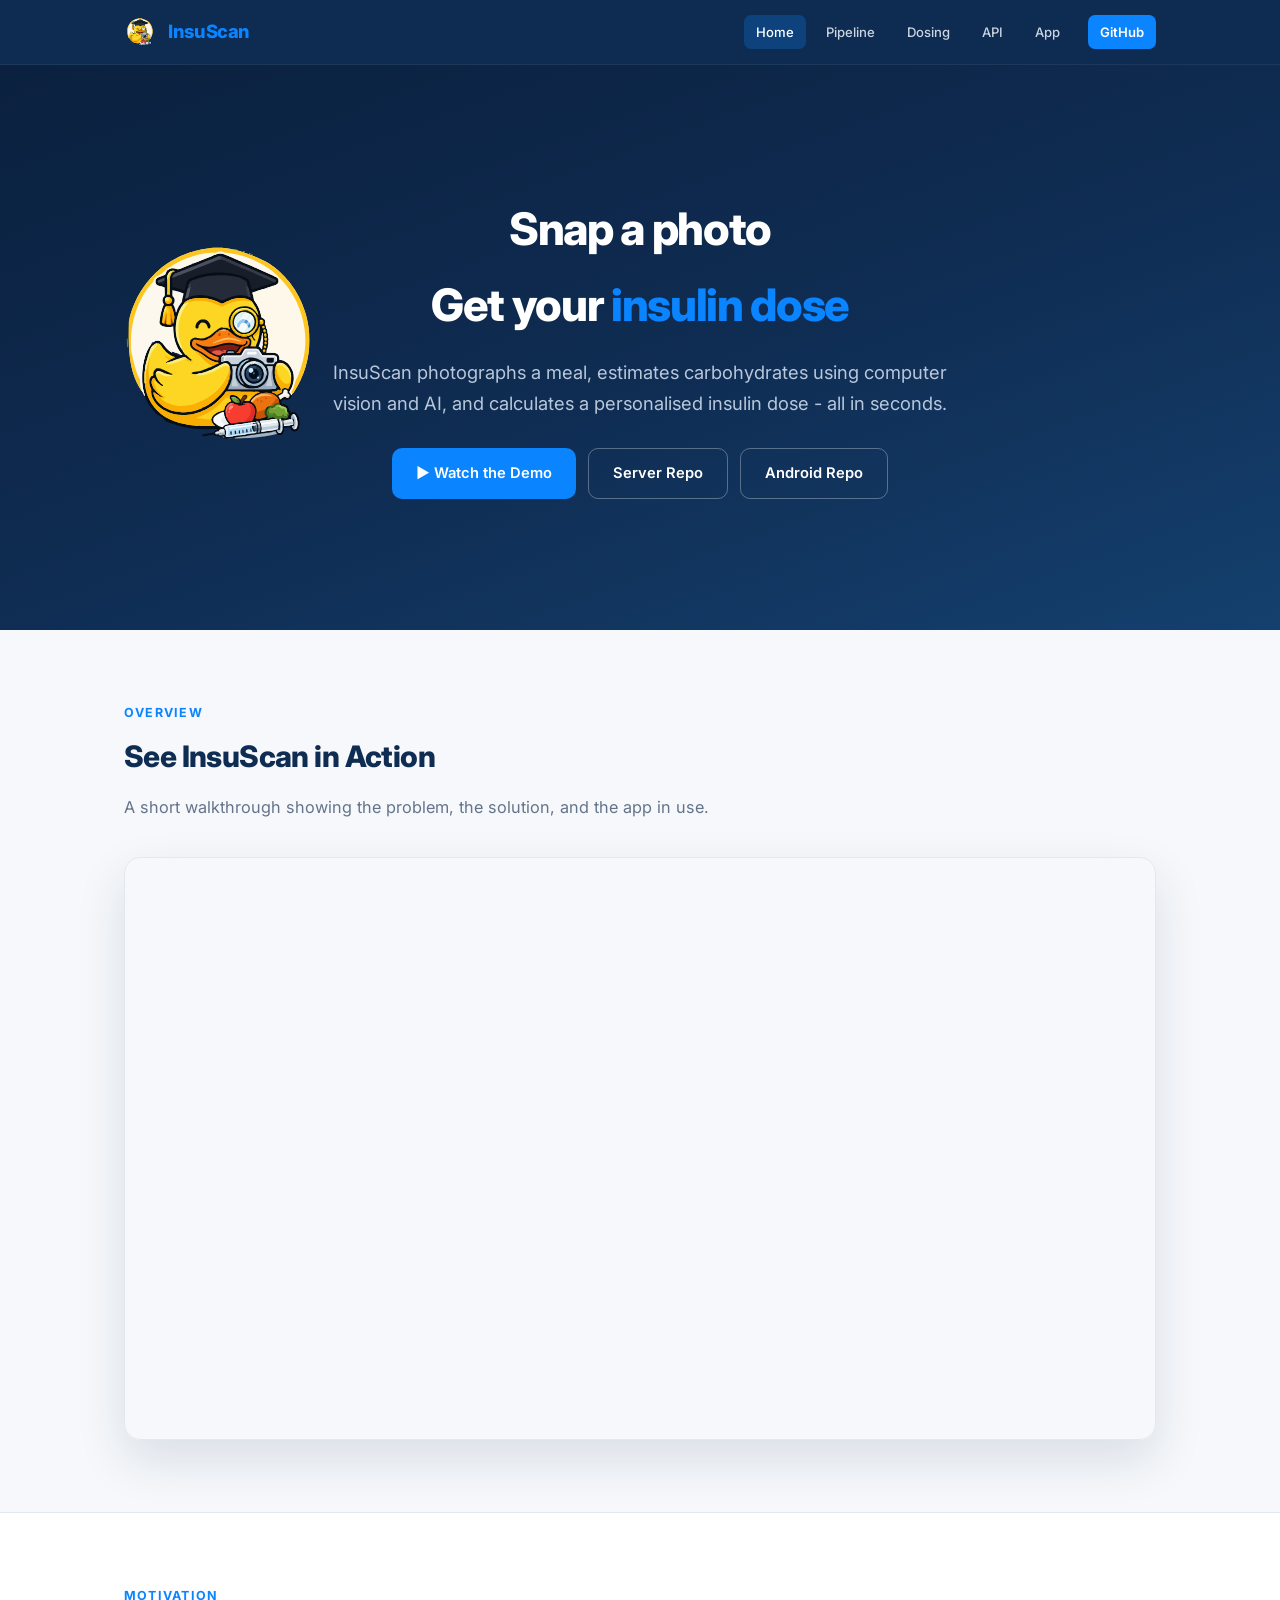
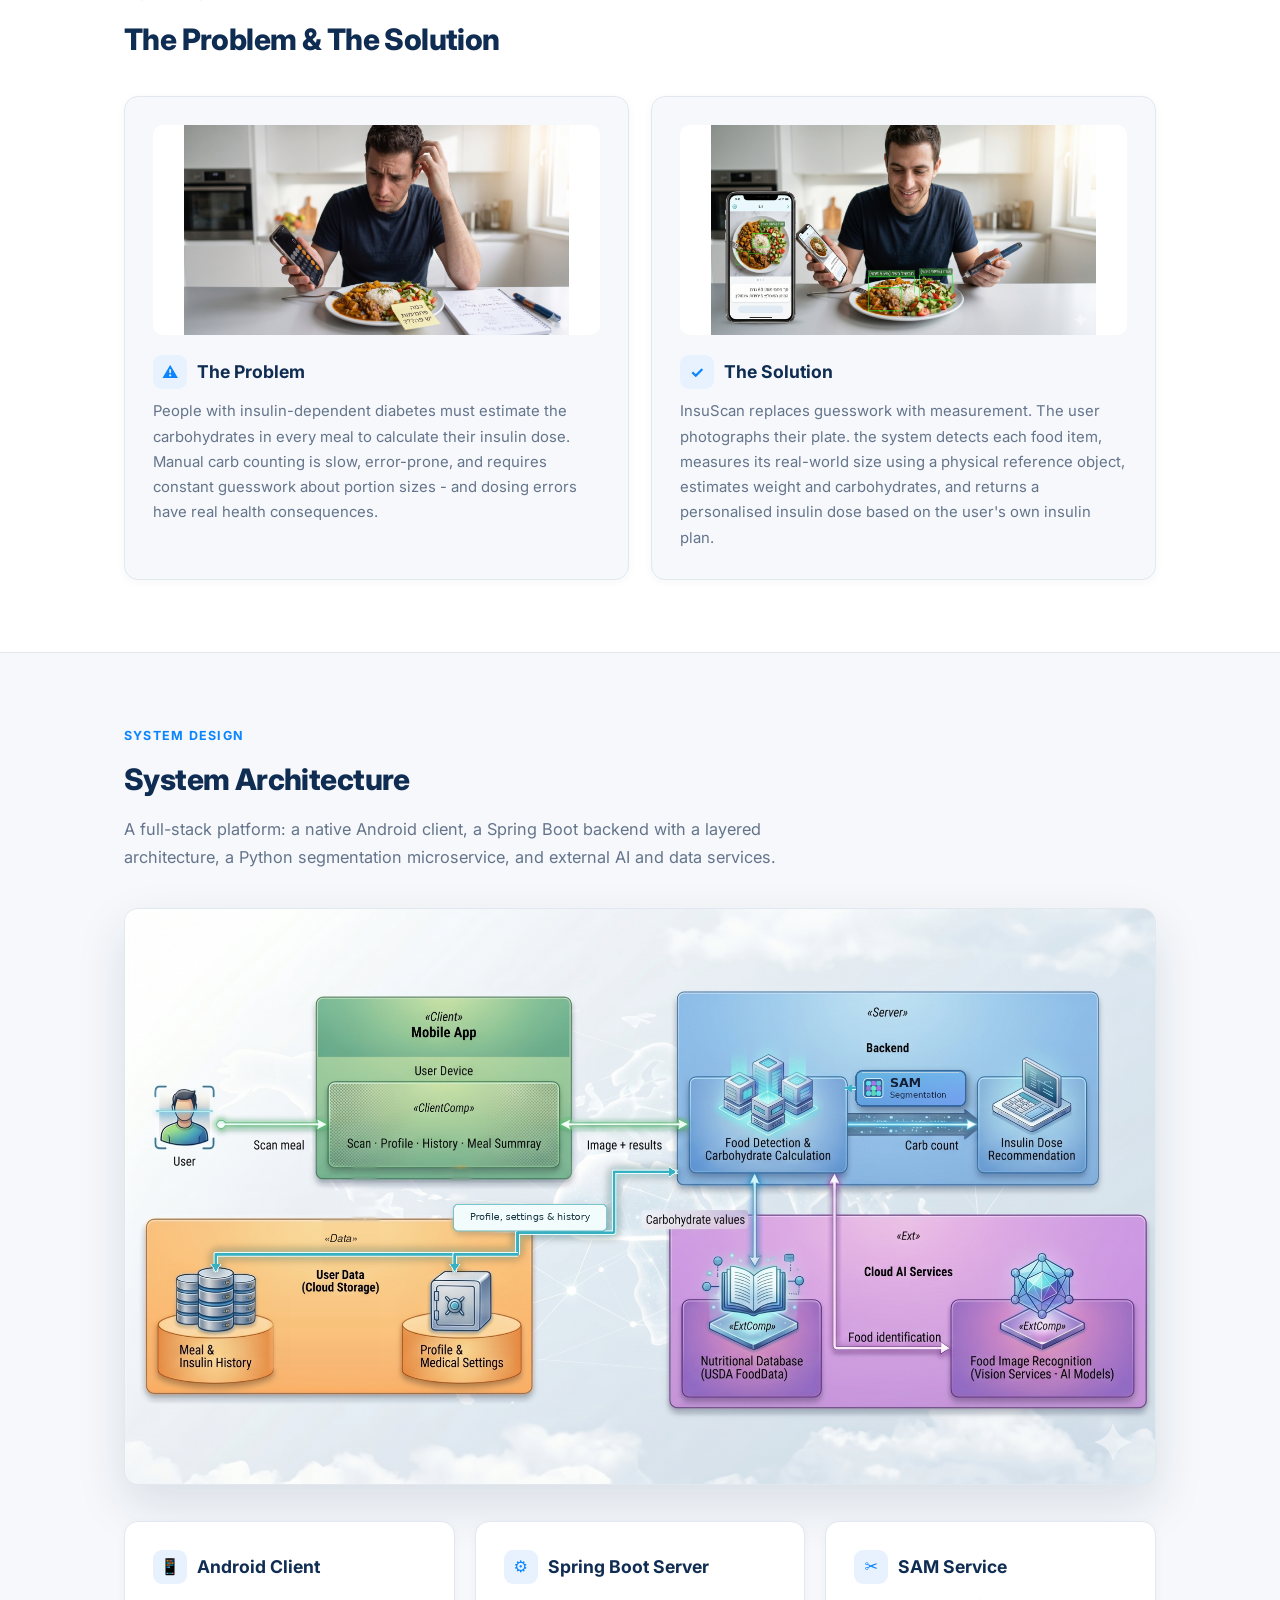
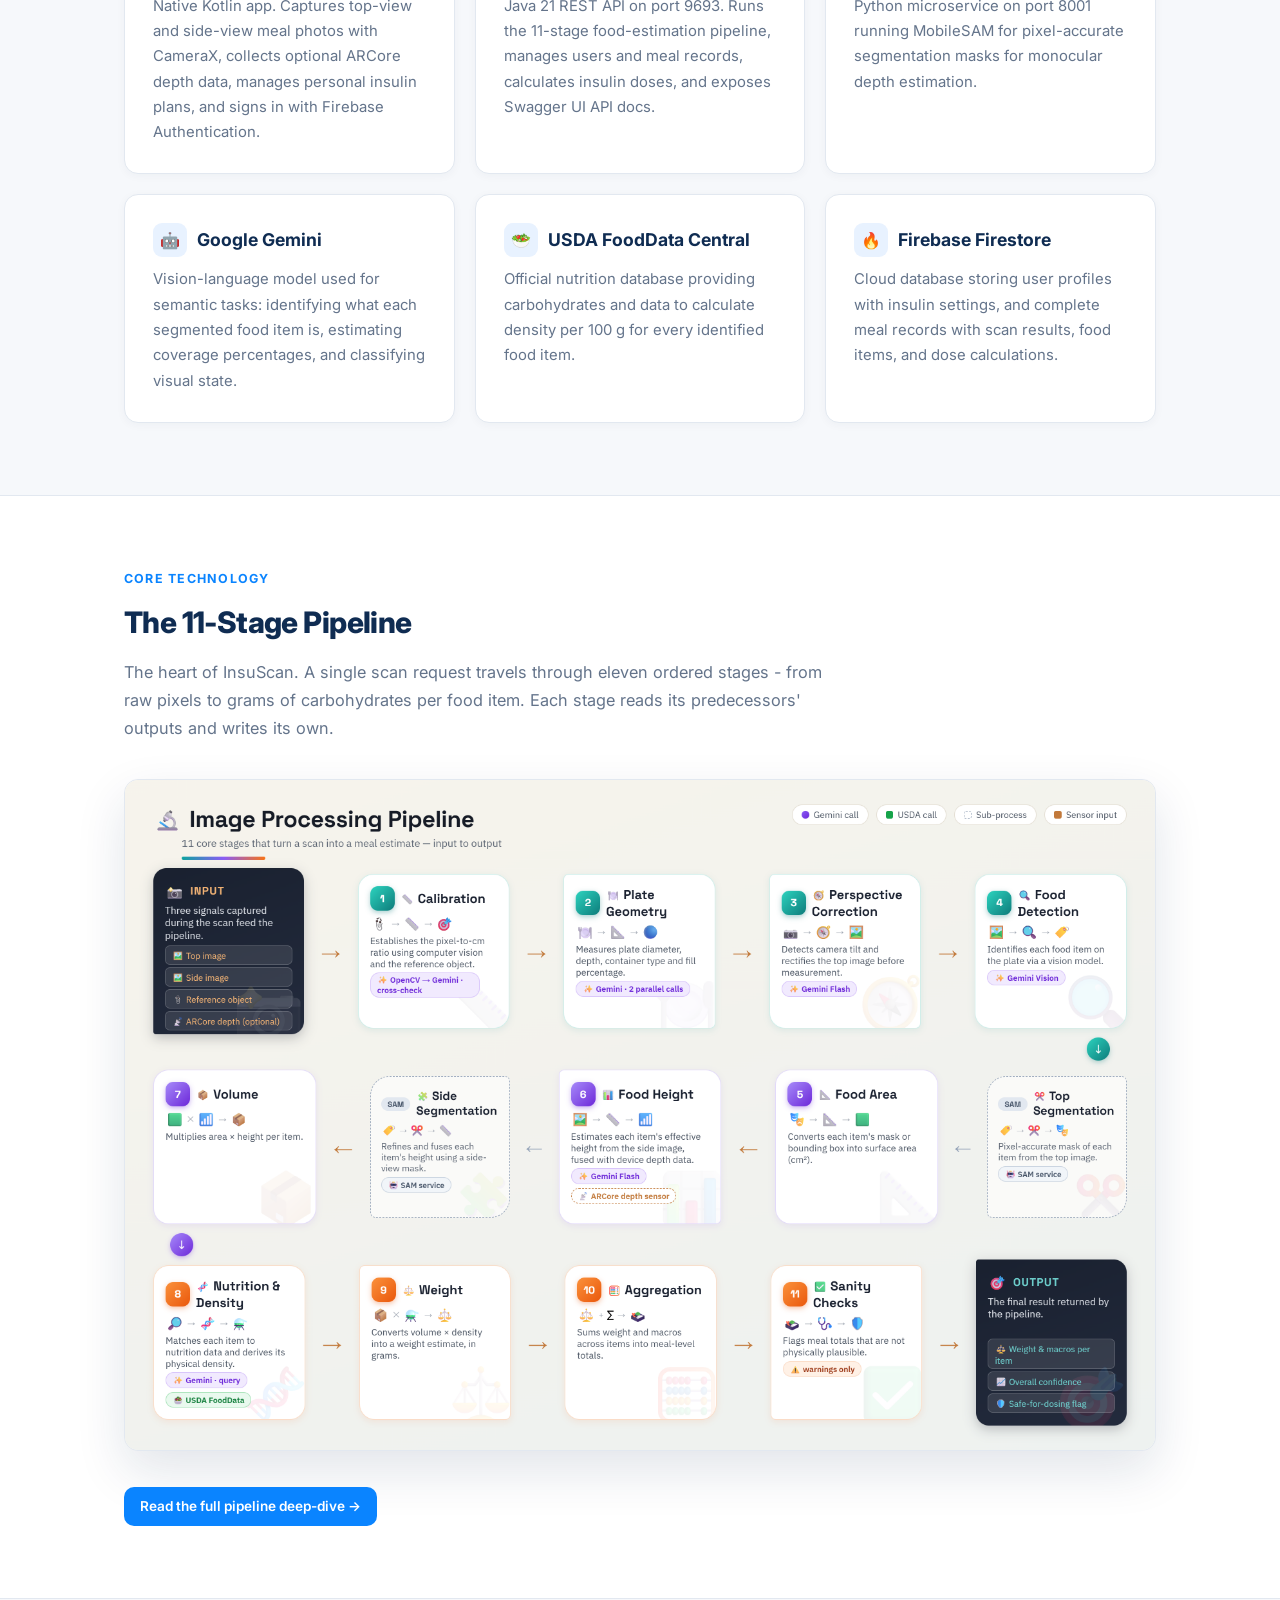
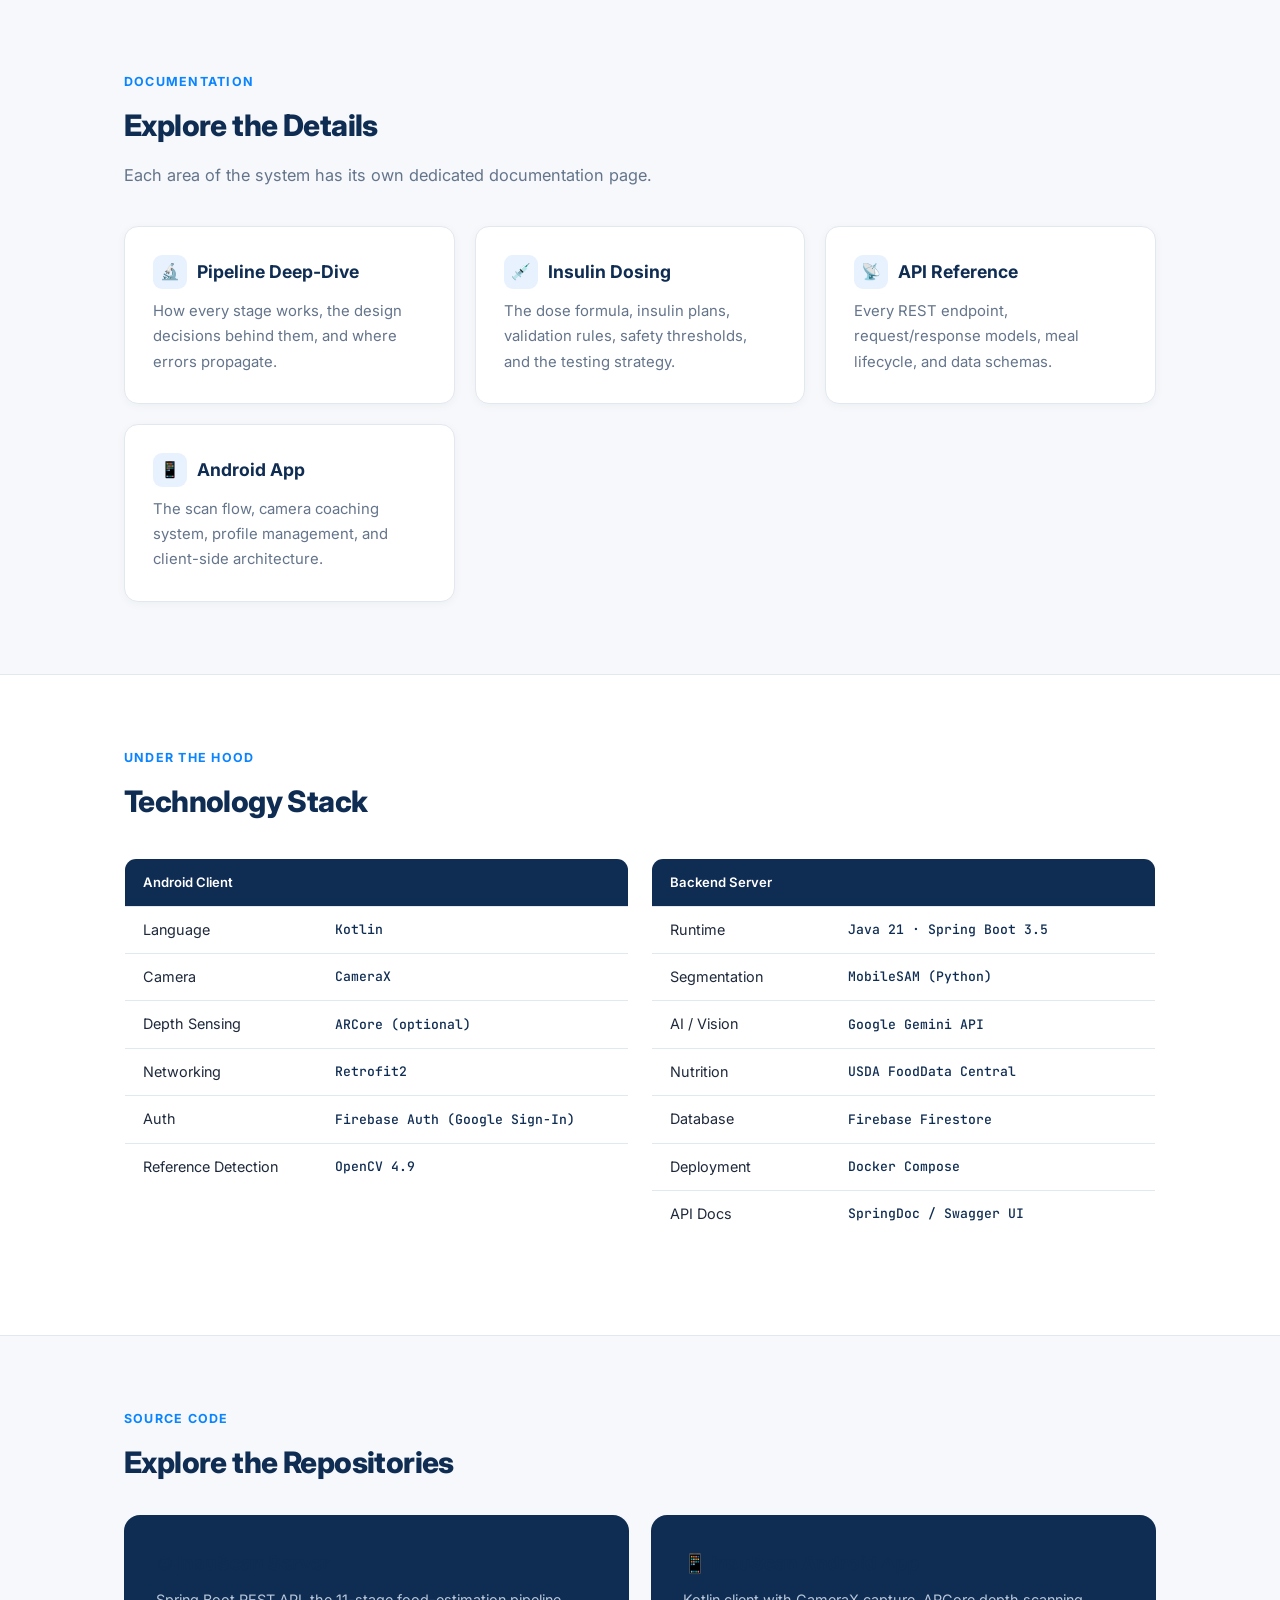
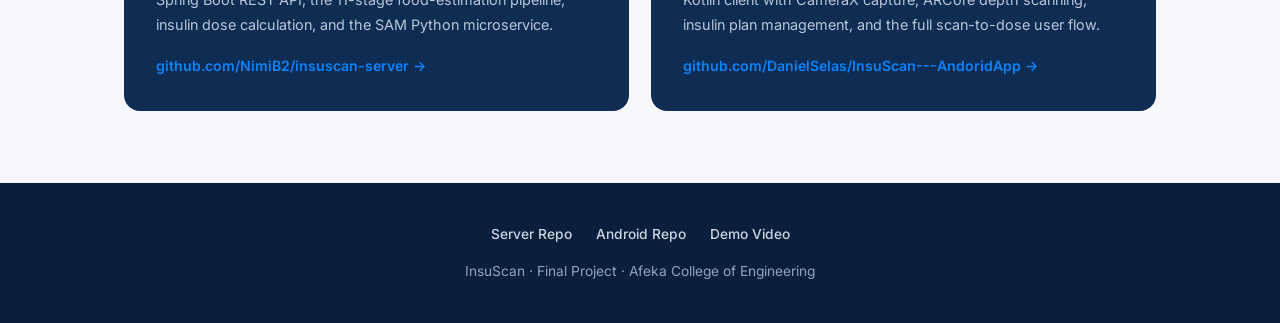
<file: docs/index.html>
<!DOCTYPE html>
<html lang="en">
<head>
<meta charset="UTF-8">
<meta name="viewport" content="width=device-width, initial-scale=1.0">
<title>InsuScan - AI-Powered Carb Estimation & Insulin Dosing</title>
<meta name="description" content="InsuScan photographs a meal, estimates carbohydrates with computer vision and AI, and calculates a personalised insulin dose.">
<link rel="stylesheet" href="style.css">
</head>
<body>

<nav>
  <div class="nav-inner">

    <a class="brand" href="index.html">
      <img
        class="brand-logo"
        src="images/insu_icon.svg"
        alt="InsuScan logo"
        width="32"
        height="32"
      >
      <span class="brand-text">Insu<span>Scan</span></span>
    </a>

    <button
      class="menu-toggle"
      type="button"
      aria-label="Open navigation menu"
      aria-expanded="false"
      aria-controls="primary-navigation"
    >
      <span></span>
      <span></span>
      <span></span>
    </button>

    <div class="nav-links" id="primary-navigation">
      <a href="index.html" class="active">Home</a>
      <a href="pipeline.html">Pipeline</a>
      <a href="insulin.html">Dosing</a>
      <a href="api.html">API</a>
      <a href="client.html">App</a>
      <a
        class="gh"
        href="https://github.com/NimiB2/insuscan-server"
        target="_blank"
      >
        GitHub
      </a>
    </div>

  </div>
</nav>

<header class="page-header" id="top">
  <div class="container">
    <div class="hero-layout">

      <img
        class="hero-logo"
        src="images/insu_icon.svg"
        alt="InsuScan logo"
      >

      <div class="hero-content">
        <h1>
          Snap a photo<br>
          Get your <span>insulin dose</span>
        </h1>

        <p class="tagline">
          InsuScan photographs a meal, estimates carbohydrates using computer
          vision and AI, and calculates a personalised insulin dose - all in seconds.
        </p>

        <div class="hero-actions">
          <a class="btn btn-primary" href="#demo">
            ▶ Watch the Demo
          </a>

          <a
            class="btn btn-outline"
            href="https://github.com/NimiB2/insuscan-server"
            target="_blank"
          >
            Server Repo
          </a>

          <a
            class="btn btn-outline"
            href="https://github.com/DanielSelas/InsuScan---AndoridApp"
            target="_blank"
          >
            Android Repo
          </a>
        </div>
      </div>

    </div>
  </div>
</header>

<section id="demo">
  <div class="container">
    <div class="section-label">Overview</div>
    <h2>See InsuScan in Action</h2>
    <p class="section-intro">A short walkthrough showing the problem, the solution, and the app in use.</p>
    <div class="video-wrap">
      <iframe src="https://www.youtube.com/embed/mownNstQMNU" title="InsuScan Overview" allow="accelerometer. autoplay. clipboard-write. encrypted-media. gyroscope. picture-in-picture" allowfullscreen></iframe>
    </div>
  </div>
</section>

<section id="problem" class="alt">
  <div class="container">
    <div class="section-label">Motivation</div>
    <h2>The Problem &amp; The Solution</h2>
<div class="two-col" style="margin-top:32px">
  <div class="card">
    <img
      class="problem-card-image"
      src="images/The problem.png"
      alt="The difficulty of manually estimating carbohydrates"
      loading="lazy"
    >

    <h3><span class="icon-dot">⚠</span>The Problem</h3>

    <p>
      People with insulin-dependent diabetes must estimate the carbohydrates
      in every meal to calculate their insulin dose. Manual carb counting is
      slow, error-prone, and requires constant guesswork about portion sizes -
      and dosing errors have real health consequences.
    </p>
  </div>

  <div class="card">
    <img
      class="problem-card-image"
      src="images/The solution.png"
      alt="InsuScan meal scanning solution"
      loading="lazy"
    >

    <h3><span class="icon-dot">✓</span>The Solution</h3>

    <p>
      InsuScan replaces guesswork with measurement. The user photographs their
      plate. the system detects each food item, measures its real-world size
      using a physical reference object, estimates weight and carbohydrates,
      and returns a personalised insulin dose based on the user's own insulin plan.
    </p>
  </div>
</div>
  </div>
</section>

<section id="architecture">
  <div class="container">
    <div class="section-label">System Design</div>
    <h2>System Architecture</h2>
    <p class="section-intro">A full-stack platform: a native Android client, a Spring Boot backend with a layered architecture, a Python segmentation microservice, and external AI and data services.</p>
    <img class="diagram" src="images/ArchitectureN.png" alt="InsuScan system architecture diagram">
    <div class="grid-3">
      <div class="card">
        <h3><span class="icon-dot">📱</span>Android Client</h3>
        <p>Native Kotlin app. Captures top-view and side-view meal photos with CameraX, collects optional ARCore depth data, manages personal insulin plans, and signs in with Firebase Authentication.</p>
      </div>
      <div class="card">
        <h3><span class="icon-dot">⚙</span>Spring Boot Server</h3>
        <p>Java 21 REST API on port 9693. Runs the 11-stage food-estimation pipeline, manages users and meal records, calculates insulin doses, and exposes Swagger UI API docs.</p>
      </div>
      <div class="card">
        <h3><span class="icon-dot">✂</span>SAM Service</h3>
        <p>Python microservice on port 8001 running MobileSAM for pixel-accurate segmentation masks for monocular depth estimation.</p>
      </div>
      <div class="card">
        <h3><span class="icon-dot">🤖</span>Google Gemini</h3>
        <p>Vision-language model used for semantic tasks: identifying what each segmented food item is, estimating coverage percentages, and classifying visual state.</p>
      </div>
      <div class="card">
        <h3><span class="icon-dot">🥗</span>USDA FoodData Central</h3>
        <p>Official nutrition database providing carbohydrates and data to calculate density per 100 g for every identified food item.</p>
      </div>
      <div class="card">
        <h3><span class="icon-dot">🔥</span>Firebase Firestore</h3>
        <p>Cloud database storing user profiles with insulin settings, and complete meal records with scan results, food items, and dose calculations.</p>
      </div>
    </div>
  </div>
</section>

<section class="alt">
  <div class="container">
    <div class="section-label">Core Technology</div>
    <h2>The 11-Stage Pipeline</h2>
    <p class="section-intro">The heart of InsuScan. A single scan request travels through eleven ordered stages - from raw pixels to grams of carbohydrates per food item. Each stage reads its predecessors' outputs and writes its own.</p>
    <img class="diagram" src="images/InsuScanProcessingPipelineDiagram.png" alt="InsuScan 11-stage food estimation pipeline">
    <p style="margin-top:24px">
      <a href="pipeline.html" class="btn btn-primary btn-sm">Read the full pipeline deep-dive →</a>
    </p>
  </div>
</section>

<section id="explore">
  <div class="container">
    <div class="section-label">Documentation</div>
    <h2>Explore the Details</h2>
    <p class="section-intro">Each area of the system has its own dedicated documentation page.</p>
    <div class="grid-3">
      <a href="pipeline.html" class="card" style="text-decoration:none;transition:transform .2s">
        <h3><span class="icon-dot">🔬</span>Pipeline Deep-Dive</h3>
        <p>How every stage works, the design decisions behind them, and where errors propagate.</p>
      </a>
      <a href="insulin.html" class="card" style="text-decoration:none;transition:transform .2s">
        <h3><span class="icon-dot">💉</span>Insulin Dosing</h3>
        <p>The dose formula, insulin plans, validation rules, safety thresholds, and the testing strategy.</p>
      </a>
      <a href="api.html" class="card" style="text-decoration:none;transition:transform .2s">
        <h3><span class="icon-dot">📡</span>API Reference</h3>
        <p>Every REST endpoint, request/response models, meal lifecycle, and data schemas.</p>
      </a>
      <a href="client.html" class="card" style="text-decoration:none;transition:transform .2s">
        <h3><span class="icon-dot">📱</span>Android App</h3>
        <p>The scan flow, camera coaching system, profile management, and client-side architecture.</p>
      </a>
    </div>
  </div>
</section>

<section id="stack" class="alt">
  <div class="container">
    <div class="section-label">Under the Hood</div>
    <h2>Technology Stack</h2>
    <div class="two-col" style="margin-top:32px">
      <div>
        <table>
          <tr><th colspan="2">Android Client</th></tr>
          <tr><td>Language</td><td class="mono">Kotlin</td></tr>
          <tr><td>Camera</td><td class="mono">CameraX</td></tr>
          <tr><td>Depth Sensing</td><td class="mono">ARCore (optional)</td></tr>
          <tr><td>Networking</td><td class="mono">Retrofit2</td></tr>
          <tr><td>Auth</td><td class="mono">Firebase Auth (Google Sign-In)</td></tr>
          <tr><td>Reference Detection</td><td class="mono">OpenCV 4.9</td></tr>
        </table>
      </div>
      <div>
        <table>
          <tr><th colspan="2">Backend Server</th></tr>
          <tr><td>Runtime</td><td class="mono">Java 21 · Spring Boot 3.5</td></tr>
          <tr><td>Segmentation</td><td class="mono">MobileSAM (Python)</td></tr>
          <tr><td>AI / Vision</td><td class="mono">Google Gemini API</td></tr>
          <tr><td>Nutrition</td><td class="mono">USDA FoodData Central</td></tr>
          <tr><td>Database</td><td class="mono">Firebase Firestore</td></tr>
          <tr><td>Deployment</td><td class="mono">Docker Compose</td></tr>
          <tr><td>API Docs</td><td class="mono">SpringDoc / Swagger UI</td></tr>
        </table>
      </div>
    </div>
  </div>
</section>

<section id="repos">
  <div class="container">
    <div class="section-label">Source Code</div>
    <h2>Explore the Repositories</h2>
    <div class="repo-cards" style="margin-top:28px">
      <a class="repo-card" href="https://github.com/NimiB2/insuscan-server" target="_blank">
        <h3>⚙ InsuScan Server</h3>
        <p>Spring Boot REST API, the 11-stage food-estimation pipeline, insulin dose calculation, and the SAM Python microservice.</p>
        <span class="link">github.com/NimiB2/insuscan-server →</span>
      </a>
      <a class="repo-card" href="https://github.com/DanielSelas/InsuScan---AndoridApp" target="_blank">
        <h3>📱 InsuScan Android App</h3>
        <p>Kotlin client with CameraX capture, ARCore depth scanning, insulin plan management, and the full scan-to-dose user flow.</p>
        <span class="link">github.com/DanielSelas/InsuScan---AndoridApp →</span>
      </a>
    </div>
  </div>
</section>

<footer>
  <div class="container">
    <div class="footer-links">
      <a href="https://github.com/NimiB2/insuscan-server" target="_blank">Server Repo</a>
      <a href="https://github.com/DanielSelas/InsuScan---AndoridApp" target="_blank">Android Repo</a>
      <a href="https://youtu.be/mownNstQMNU" target="_blank">Demo Video</a>
    </div>
    <p>InsuScan · Final Project · Afeka College of Engineering</p>
  </div>
</footer>

<script src="script.js"></script>
</body>
</html>
</file>
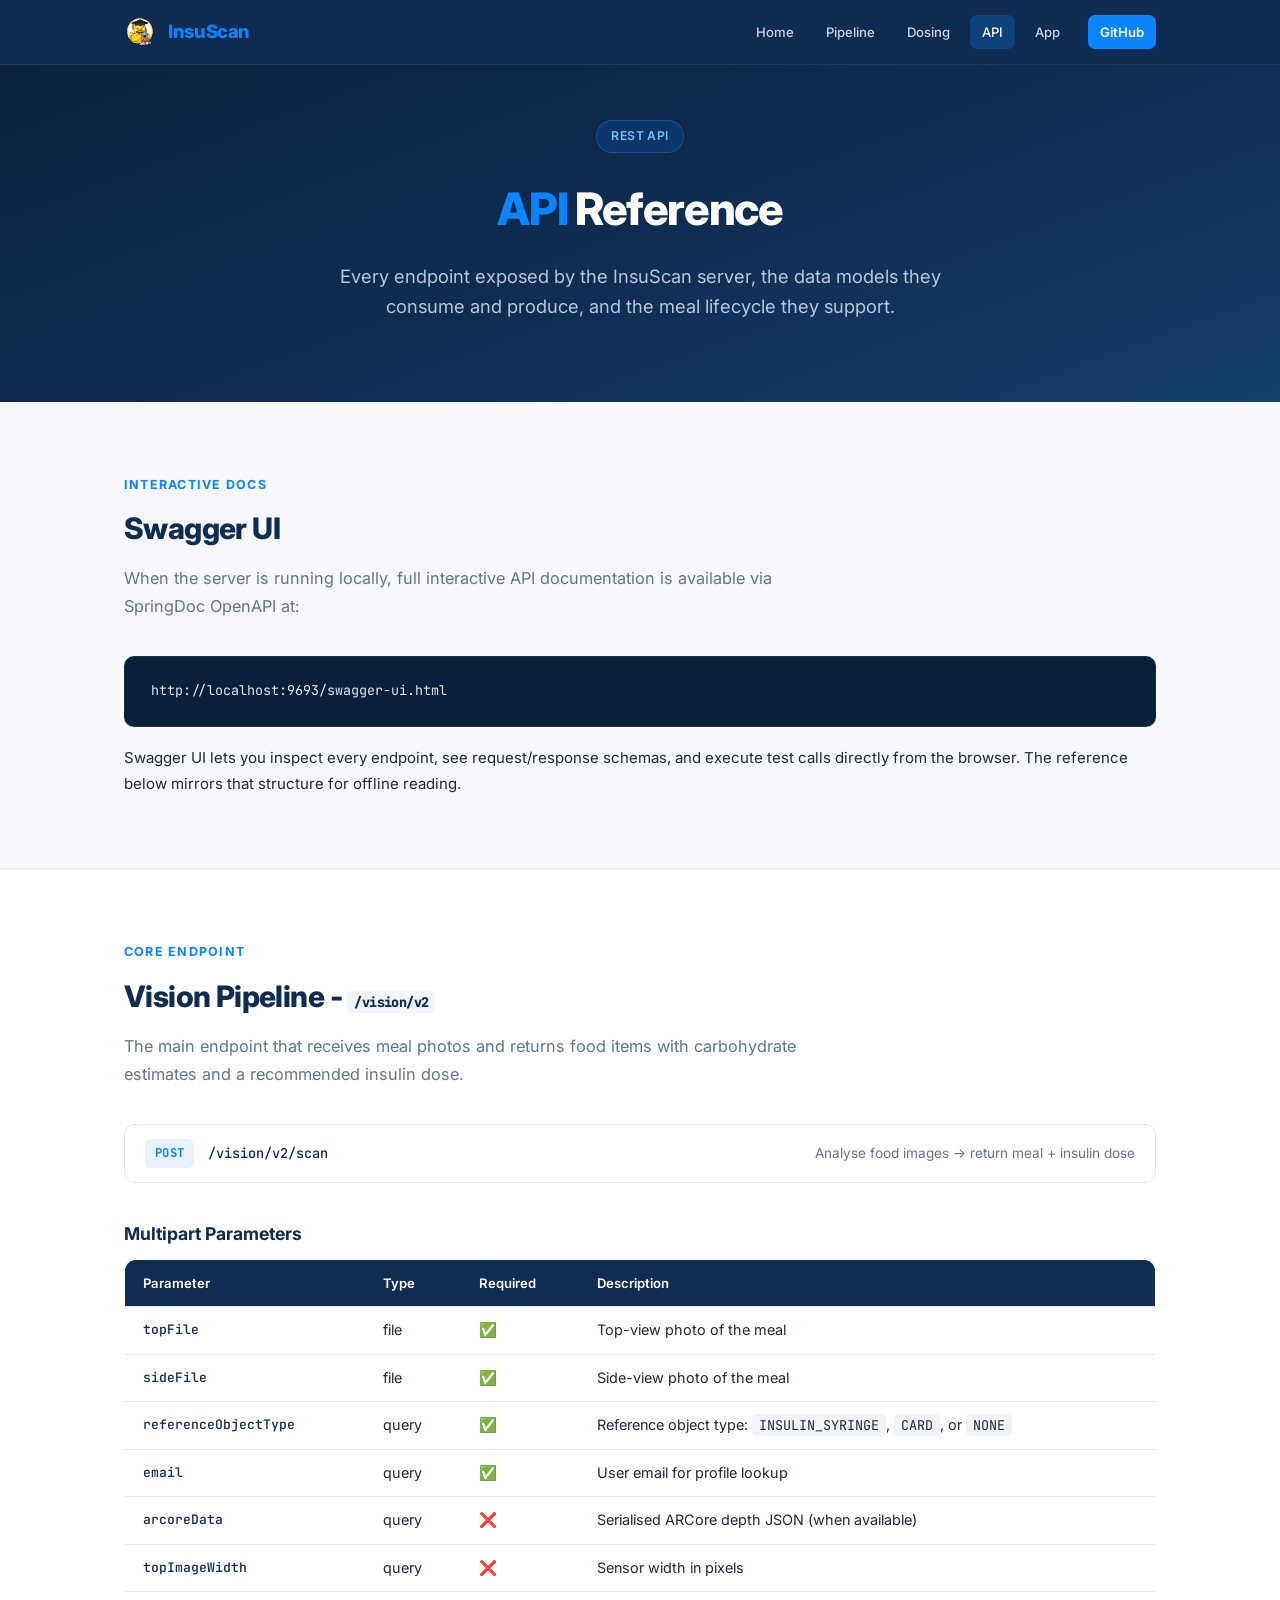
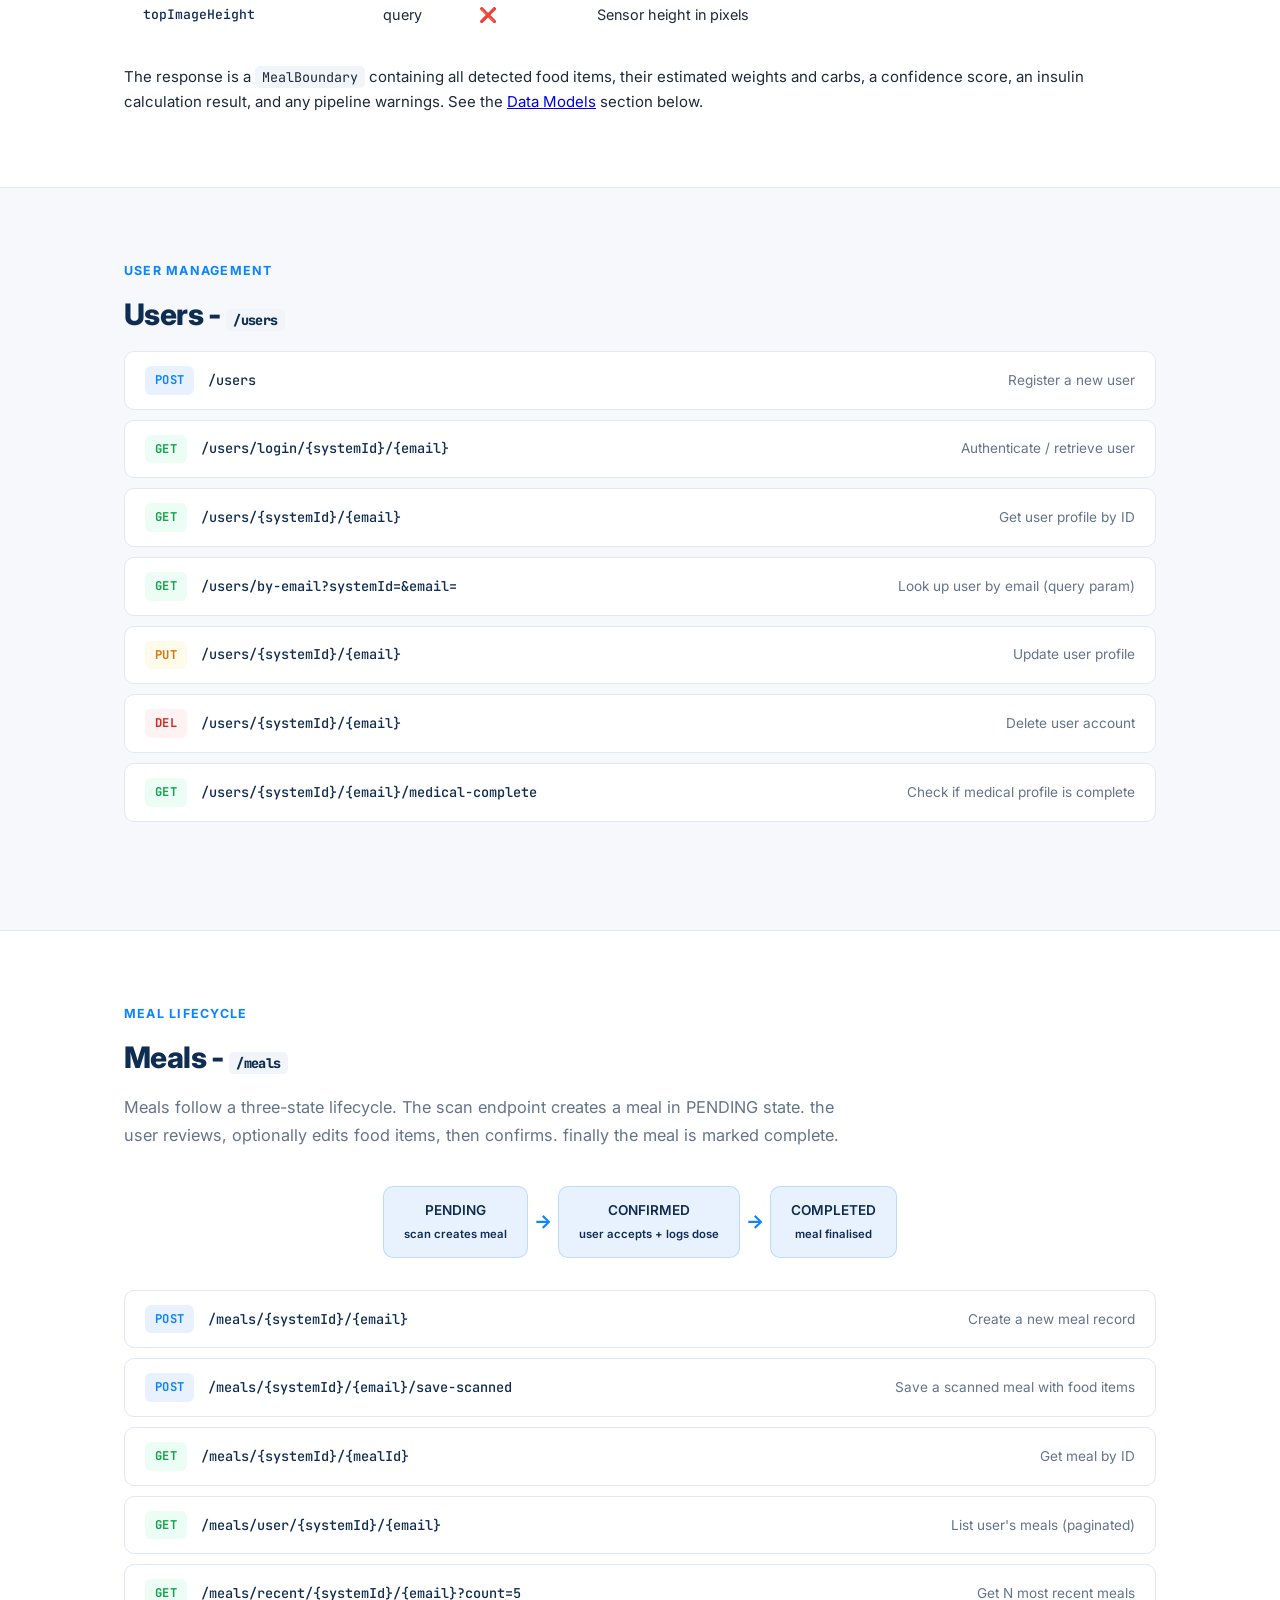
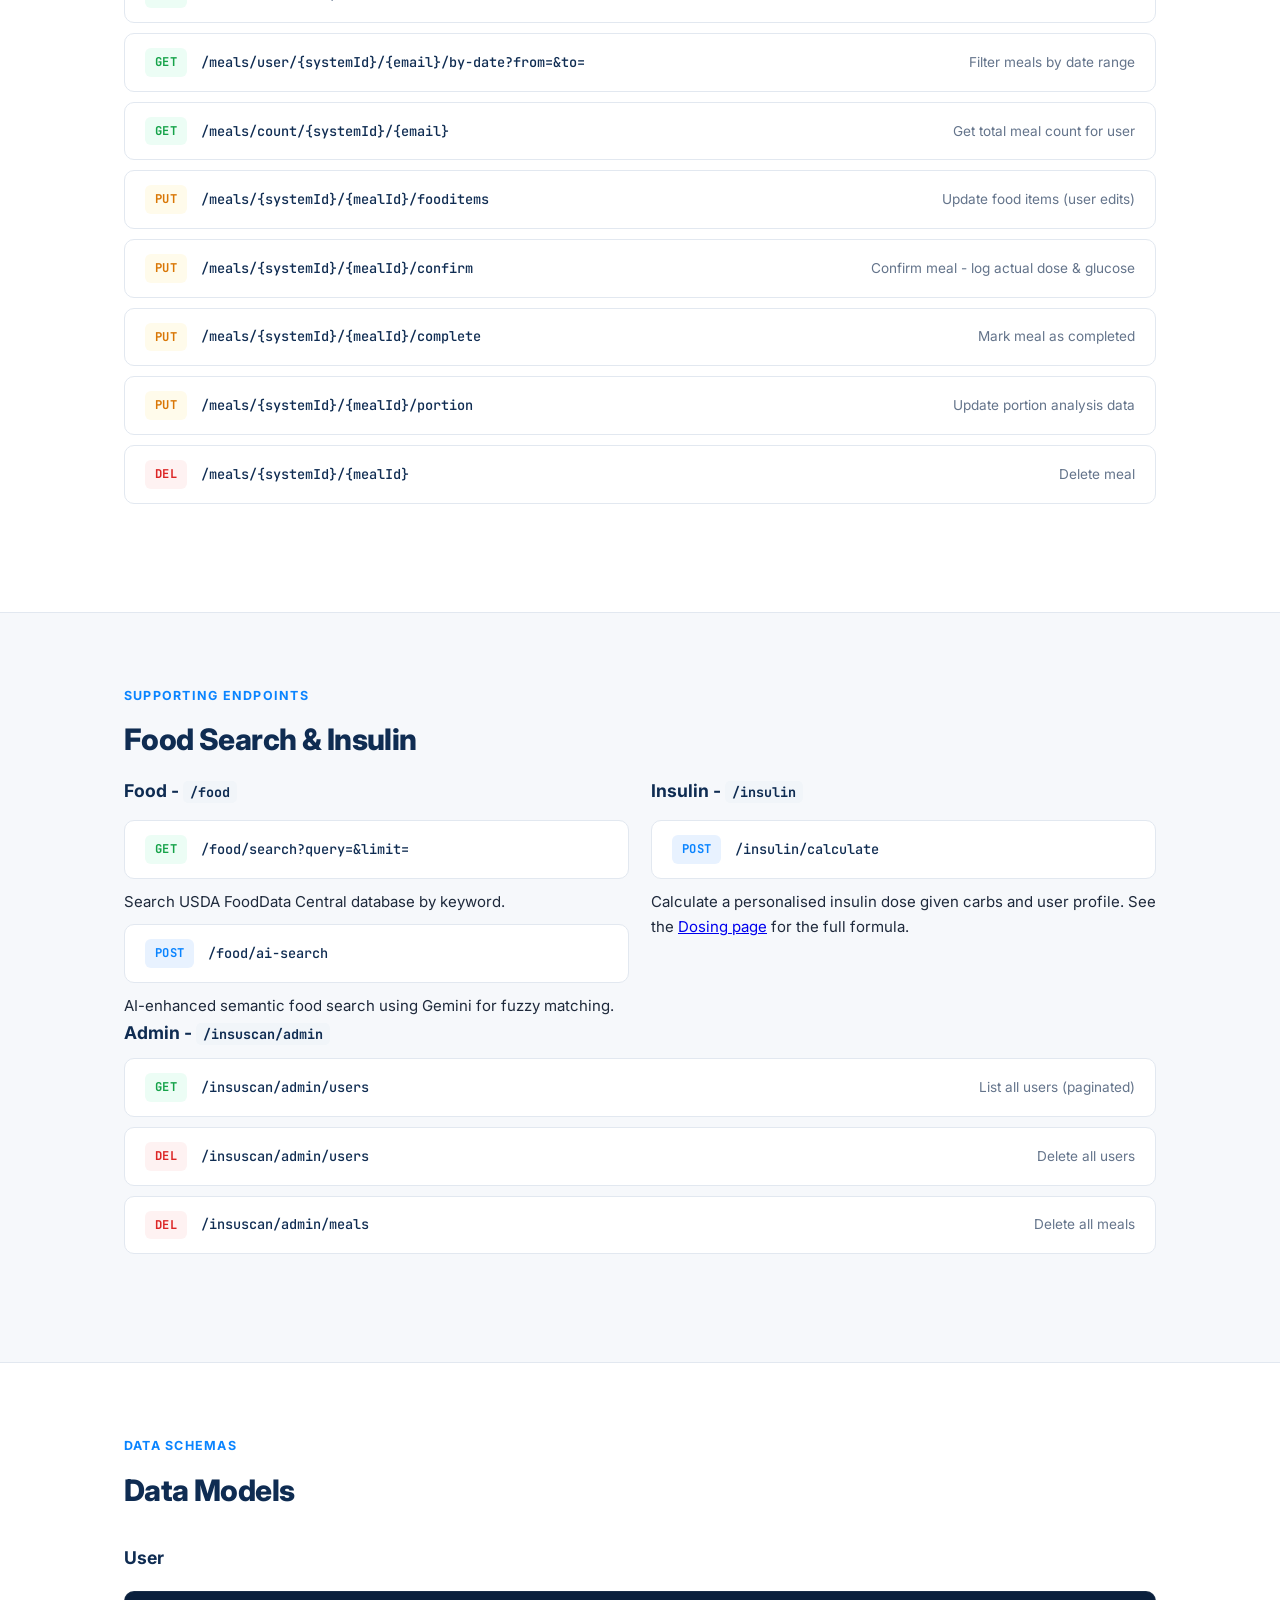
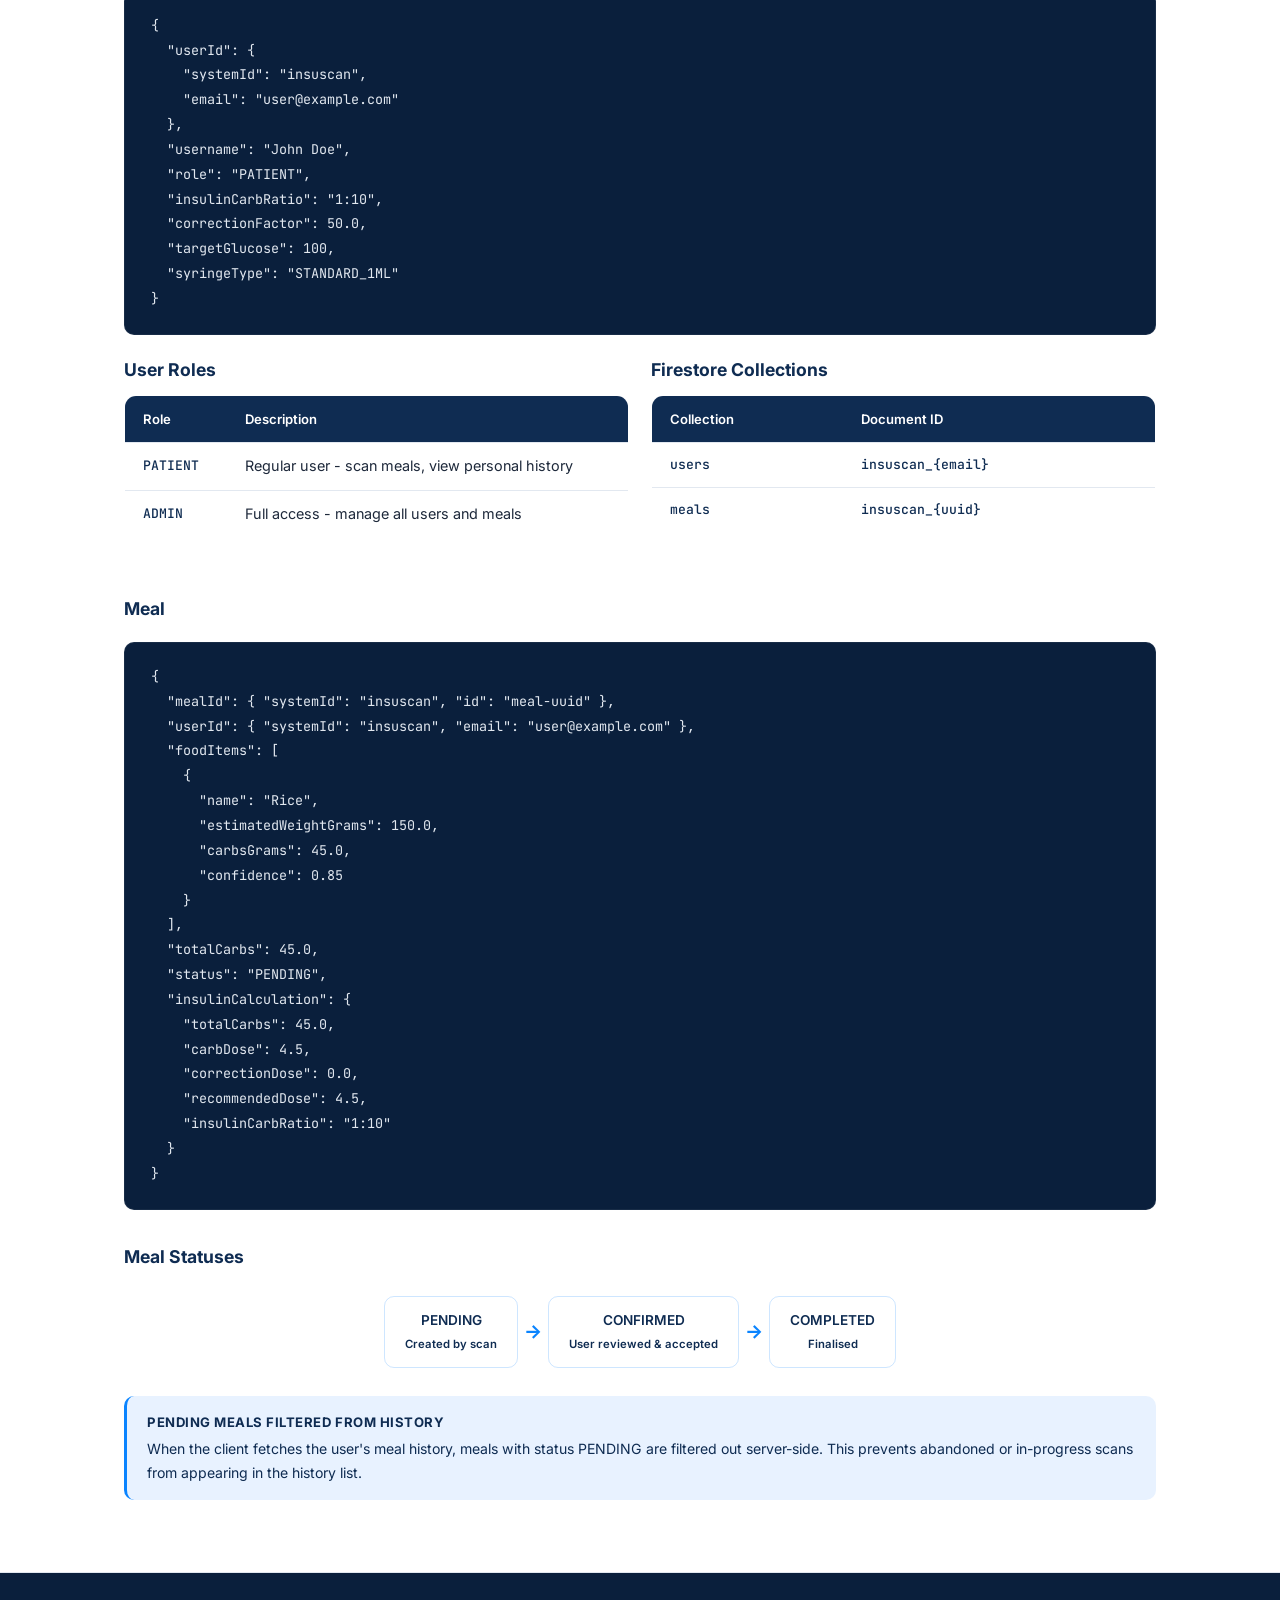
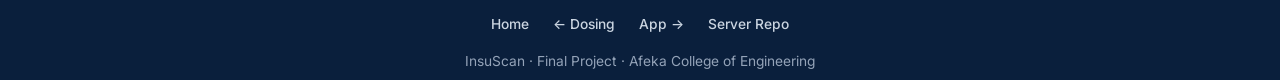
<file: docs/api.html>
<!DOCTYPE html>
<html lang="en">
<head>
<meta charset="UTF-8">
<meta name="viewport" content="width=device-width, initial-scale=1.0">
<title>API Reference - InsuScan Documentation</title>
<link rel="stylesheet" href="style.css">
</head>
<body>

<nav>
  <div class="nav-inner">
<a class="brand" href="index.html">
  <img
    class="brand-logo"
    src="images/insu_icon.svg"
    alt="InsuScan logo"
    width="32"
    height="32"
  >
  <span class="brand-text">
    Insu<span class="brand-accent">Scan</span>
  </span>
</a> 
    <button
      class="menu-toggle"
      type="button"
      aria-label="Open navigation menu"
      aria-expanded="false"
      aria-controls="primary-navigation"
    >
      <span></span>
      <span></span>
      <span></span>
    </button>

    <div class="nav-links" id="primary-navigation">
      <a href="index.html">Home</a>
      <a href="pipeline.html">Pipeline</a>
      <a href="insulin.html">Dosing</a>
      <a href="api.html" class="active">API</a>
      <a href="client.html">App</a>
      <a class="gh" href="https://github.com/NimiB2/insuscan-server" target="_blank">GitHub</a>
    </div>
  </div>
</nav>

<header class="page-header compact">
  <div class="container">
    <div class="badge">REST API</div>
    <h1><span>API</span> Reference</h1>
    <p class="tagline">Every endpoint exposed by the InsuScan server, the data models they consume and produce, and the meal lifecycle they support.</p>
  </div>
</header>

<!-- Interactive Docs -->
<section>
  <div class="container">
    <div class="section-label">Interactive Docs</div>
    <h2>Swagger UI</h2>
    <p class="section-intro">
      When the server is running locally, full interactive API documentation is available via SpringDoc OpenAPI at:
    </p>
    <pre><code>http://localhost:9693/swagger-ui.html</code></pre>
    <p style="margin-top:16px">
      Swagger UI lets you inspect every endpoint, see request/response schemas, and execute test calls directly from the browser. The reference below mirrors that structure for offline reading.
    </p>
  </div>
</section>

<!-- Vision Pipeline -->
<section class="alt">
  <div class="container">
    <div class="section-label">Core Endpoint</div>
    <h2>Vision Pipeline - <code>/vision/v2</code></h2>
    <p class="section-intro">
      The main endpoint that receives meal photos and returns food items with carbohydrate estimates and a recommended insulin dose.
    </p>

    <div class="endpoint-group">
      <div class="endpoint">
        <span class="method post">POST</span>
        <span class="path">/vision/v2/scan</span>
        <span class="desc">Analyse food images → return meal + insulin dose</span>
      </div>
    </div>

    <h3 style="margin-top:24px">Multipart Parameters</h3>
    <table>
      <tr><th>Parameter</th><th>Type</th><th>Required</th><th>Description</th></tr>
      <tr><td class="mono">topFile</td><td>file</td><td>✅</td><td>Top-view photo of the meal</td></tr>
      <tr><td class="mono">sideFile</td><td>file</td><td>✅</td><td>Side-view photo of the meal</td></tr>
      <tr><td class="mono">referenceObjectType</td><td>query</td><td>✅</td><td>Reference object type: <code>INSULIN_SYRINGE</code>, <code>CARD</code>, or <code>NONE</code></td></tr>
      <tr><td class="mono">email</td><td>query</td><td>✅</td><td>User email for profile lookup</td></tr>
      <tr><td class="mono">arcoreData</td><td>query</td><td>❌</td><td>Serialised ARCore depth JSON (when available)</td></tr>
      <tr><td class="mono">topImageWidth</td><td>query</td><td>❌</td><td>Sensor width in pixels</td></tr>
      <tr><td class="mono">topImageHeight</td><td>query</td><td>❌</td><td>Sensor height in pixels</td></tr>
    </table>

    <p style="margin-top:16px">
      The response is a <code>MealBoundary</code> containing all detected food items, their estimated weights and carbs, a confidence score, an insulin calculation result, and any pipeline warnings. See the <a href="#models">Data Models</a> section below.
    </p>
  </div>
</section>

<!-- Users -->
<section>
  <div class="container">
    <div class="section-label">User Management</div>
    <h2>Users - <code>/users</code></h2>

    <div class="endpoint-group">
      <div class="endpoint">
        <span class="method post">POST</span>
        <span class="path">/users</span>
        <span class="desc">Register a new user</span>
      </div>
      <div class="endpoint">
        <span class="method get">GET</span>
        <span class="path">/users/login/{systemId}/{email}</span>
        <span class="desc">Authenticate / retrieve user</span>
      </div>
      <div class="endpoint">
        <span class="method get">GET</span>
        <span class="path">/users/{systemId}/{email}</span>
        <span class="desc">Get user profile by ID</span>
      </div>
      <div class="endpoint">
        <span class="method get">GET</span>
        <span class="path">/users/by-email?systemId=&amp;email=</span>
        <span class="desc">Look up user by email (query param)</span>
      </div>
      <div class="endpoint">
        <span class="method put">PUT</span>
        <span class="path">/users/{systemId}/{email}</span>
        <span class="desc">Update user profile</span>
      </div>
      <div class="endpoint">
        <span class="method del">DEL</span>
        <span class="path">/users/{systemId}/{email}</span>
        <span class="desc">Delete user account</span>
      </div>
      <div class="endpoint">
        <span class="method get">GET</span>
        <span class="path">/users/{systemId}/{email}/medical-complete</span>
        <span class="desc">Check if medical profile is complete</span>
      </div>
    </div>
  </div>
</section>

<!-- Meals -->
<section class="alt">
  <div class="container">
    <div class="section-label">Meal Lifecycle</div>
    <h2>Meals - <code>/meals</code></h2>
    <p class="section-intro">
      Meals follow a three-state lifecycle. The scan endpoint creates a meal in PENDING state. the user reviews, optionally edits food items, then confirms. finally the meal is marked complete.
    </p>

    <div class="flow-steps" style="margin-bottom:32px">
      <div class="flow-step">PENDING<br><small>scan creates meal</small></div>
      <div class="flow-arrow">→</div>
      <div class="flow-step">CONFIRMED<br><small>user accepts + logs dose</small></div>
      <div class="flow-arrow">→</div>
      <div class="flow-step">COMPLETED<br><small>meal finalised</small></div>
    </div>

    <div class="endpoint-group">
      <div class="endpoint">
        <span class="method post">POST</span>
        <span class="path">/meals/{systemId}/{email}</span>
        <span class="desc">Create a new meal record</span>
      </div>
      <div class="endpoint">
        <span class="method post">POST</span>
        <span class="path">/meals/{systemId}/{email}/save-scanned</span>
        <span class="desc">Save a scanned meal with food items</span>
      </div>
      <div class="endpoint">
        <span class="method get">GET</span>
        <span class="path">/meals/{systemId}/{mealId}</span>
        <span class="desc">Get meal by ID</span>
      </div>
      <div class="endpoint">
        <span class="method get">GET</span>
        <span class="path">/meals/user/{systemId}/{email}</span>
        <span class="desc">List user's meals (paginated)</span>
      </div>
      <div class="endpoint">
        <span class="method get">GET</span>
        <span class="path">/meals/recent/{systemId}/{email}?count=5</span>
        <span class="desc">Get N most recent meals</span>
      </div>
      <div class="endpoint">
        <span class="method get">GET</span>
        <span class="path">/meals/user/{systemId}/{email}/by-date?from=&amp;to=</span>
        <span class="desc">Filter meals by date range</span>
      </div>
      <div class="endpoint">
        <span class="method get">GET</span>
        <span class="path">/meals/count/{systemId}/{email}</span>
        <span class="desc">Get total meal count for user</span>
      </div>
      <div class="endpoint">
        <span class="method put">PUT</span>
        <span class="path">/meals/{systemId}/{mealId}/fooditems</span>
        <span class="desc">Update food items (user edits)</span>
      </div>
      <div class="endpoint">
        <span class="method put">PUT</span>
        <span class="path">/meals/{systemId}/{mealId}/confirm</span>
        <span class="desc">Confirm meal - log actual dose &amp; glucose</span>
      </div>
      <div class="endpoint">
        <span class="method put">PUT</span>
        <span class="path">/meals/{systemId}/{mealId}/complete</span>
        <span class="desc">Mark meal as completed</span>
      </div>
      <div class="endpoint">
        <span class="method put">PUT</span>
        <span class="path">/meals/{systemId}/{mealId}/portion</span>
        <span class="desc">Update portion analysis data</span>
      </div>
      <div class="endpoint">
        <span class="method del">DEL</span>
        <span class="path">/meals/{systemId}/{mealId}</span>
        <span class="desc">Delete meal</span>
      </div>
    </div>
  </div>
</section>

<!-- Food & Insulin -->
<section>
  <div class="container">
    <div class="section-label">Supporting Endpoints</div>
    <h2>Food Search &amp; Insulin</h2>

    <div class="two-col">
      <div>
        <h3 style="margin-bottom:14px">Food - <code>/food</code></h3>
        <div class="endpoint">
          <span class="method get">GET</span>
          <span class="path">/food/search?query=&amp;limit=</span>
        </div>
        <p style="margin-top:8px.color:var(--muted).font-size:.9rem">Search USDA FoodData Central database by keyword.</p>
        <div class="endpoint" style="margin-top:10px">
          <span class="method post">POST</span>
          <span class="path">/food/ai-search</span>
        </div>
        <p style="margin-top:8px.color:var(--muted).font-size:.9rem">AI-enhanced semantic food search using Gemini for fuzzy matching.</p>
      </div>
      <div>
        <h3 style="margin-bottom:14px">Insulin - <code>/insulin</code></h3>
        <div class="endpoint">
          <span class="method post">POST</span>
          <span class="path">/insulin/calculate</span>
        </div>
        <p style="margin-top:8px.color:var(--muted).font-size:.9rem">Calculate a personalised insulin dose given carbs and user profile. See the <a href="insulin.html">Dosing page</a> for the full formula.</p>
      </div>
    </div>

    <h3 style="margin-top:36px.margin-bottom:14px">Admin - <code>/insuscan/admin</code></h3>
    <div class="endpoint-group">
      <div class="endpoint">
        <span class="method get">GET</span>
        <span class="path">/insuscan/admin/users</span>
        <span class="desc">List all users (paginated)</span>
      </div>
      <div class="endpoint">
        <span class="method del">DEL</span>
        <span class="path">/insuscan/admin/users</span>
        <span class="desc">Delete all users</span>
      </div>
      <div class="endpoint">
        <span class="method del">DEL</span>
        <span class="path">/insuscan/admin/meals</span>
        <span class="desc">Delete all meals</span>
      </div>
    </div>
  </div>
</section>

<!-- Data Models -->
<section id="models" class="alt">
  <div class="container">
    <div class="section-label">Data Schemas</div>
    <h2>Data Models</h2>

    <h3 style="margin-top:28px">User</h3>
    <pre><code>{
  "userId": {
    "systemId": "insuscan",
    "email": "user@example.com"
  },
  "username": "John Doe",
  "role": "PATIENT",
  "insulinCarbRatio": "1:10",
  "correctionFactor": 50.0,
  "targetGlucose": 100,
  "syringeType": "STANDARD_1ML"
}</code></pre>

    <div class="two-col" style="margin-top:20px">
      <div>
        <h3>User Roles</h3>
        <table>
          <tr><th>Role</th><th>Description</th></tr>
          <tr><td class="mono">PATIENT</td><td>Regular user - scan meals, view personal history</td></tr>
          <tr><td class="mono">ADMIN</td><td>Full access - manage all users and meals</td></tr>
        </table>
      </div>
      <div>
        <h3>Firestore Collections</h3>
        <table>
          <tr><th>Collection</th><th>Document ID</th></tr>
          <tr><td class="mono">users</td><td class="mono">insuscan_{email}</td></tr>
          <tr><td class="mono">meals</td><td class="mono">insuscan_{uuid}</td></tr>
        </table>
      </div>
    </div>

    <h3 style="margin-top:32px">Meal</h3>
    <pre><code>{
  "mealId": { "systemId": "insuscan", "id": "meal-uuid" },
  "userId": { "systemId": "insuscan", "email": "user@example.com" },
  "foodItems": [
    {
      "name": "Rice",
      "estimatedWeightGrams": 150.0,
      "carbsGrams": 45.0,
      "confidence": 0.85
    }
  ],
  "totalCarbs": 45.0,
  "status": "PENDING",
  "insulinCalculation": {
    "totalCarbs": 45.0,
    "carbDose": 4.5,
    "correctionDose": 0.0,
    "recommendedDose": 4.5,
    "insulinCarbRatio": "1:10"
  }
}</code></pre>

    <h3 style="margin-top:32px">Meal Statuses</h3>
    <div class="flow-steps">
      <div class="flow-step" style="background:var(--amber-soft).border-color:rgba(217,119,6,.3)">PENDING<br><small>Created by scan</small></div>
      <div class="flow-arrow">→</div>
      <div class="flow-step" style="background:var(--accent-soft).border-color:rgba(10,132,255,.3)">CONFIRMED<br><small>User reviewed &amp; accepted</small></div>
      <div class="flow-arrow">→</div>
      <div class="flow-step" style="background:var(--green-soft).border-color:rgba(22,163,74,.3)">COMPLETED<br><small>Finalised</small></div>
    </div>

    <div class="detail-box insight" style="margin-top:28px">
      <strong>PENDING MEALS FILTERED FROM HISTORY</strong>
      When the client fetches the user's meal history, meals with status PENDING are filtered out server-side. This prevents abandoned or in-progress scans from appearing in the history list.
    </div>
  </div>
</section>

<footer>
  <div class="container">
    <div class="footer-links">
      <a href="index.html">Home</a>
      <a href="insulin.html">← Dosing</a>
      <a href="client.html">App →</a>
      <a href="https://github.com/NimiB2/insuscan-server" target="_blank">Server Repo</a>
    </div>
    <p>InsuScan · Final Project · Afeka College of Engineering</p>
  </div>
</footer>

<script src="script.js"></script>
</body>
</html>
</file>
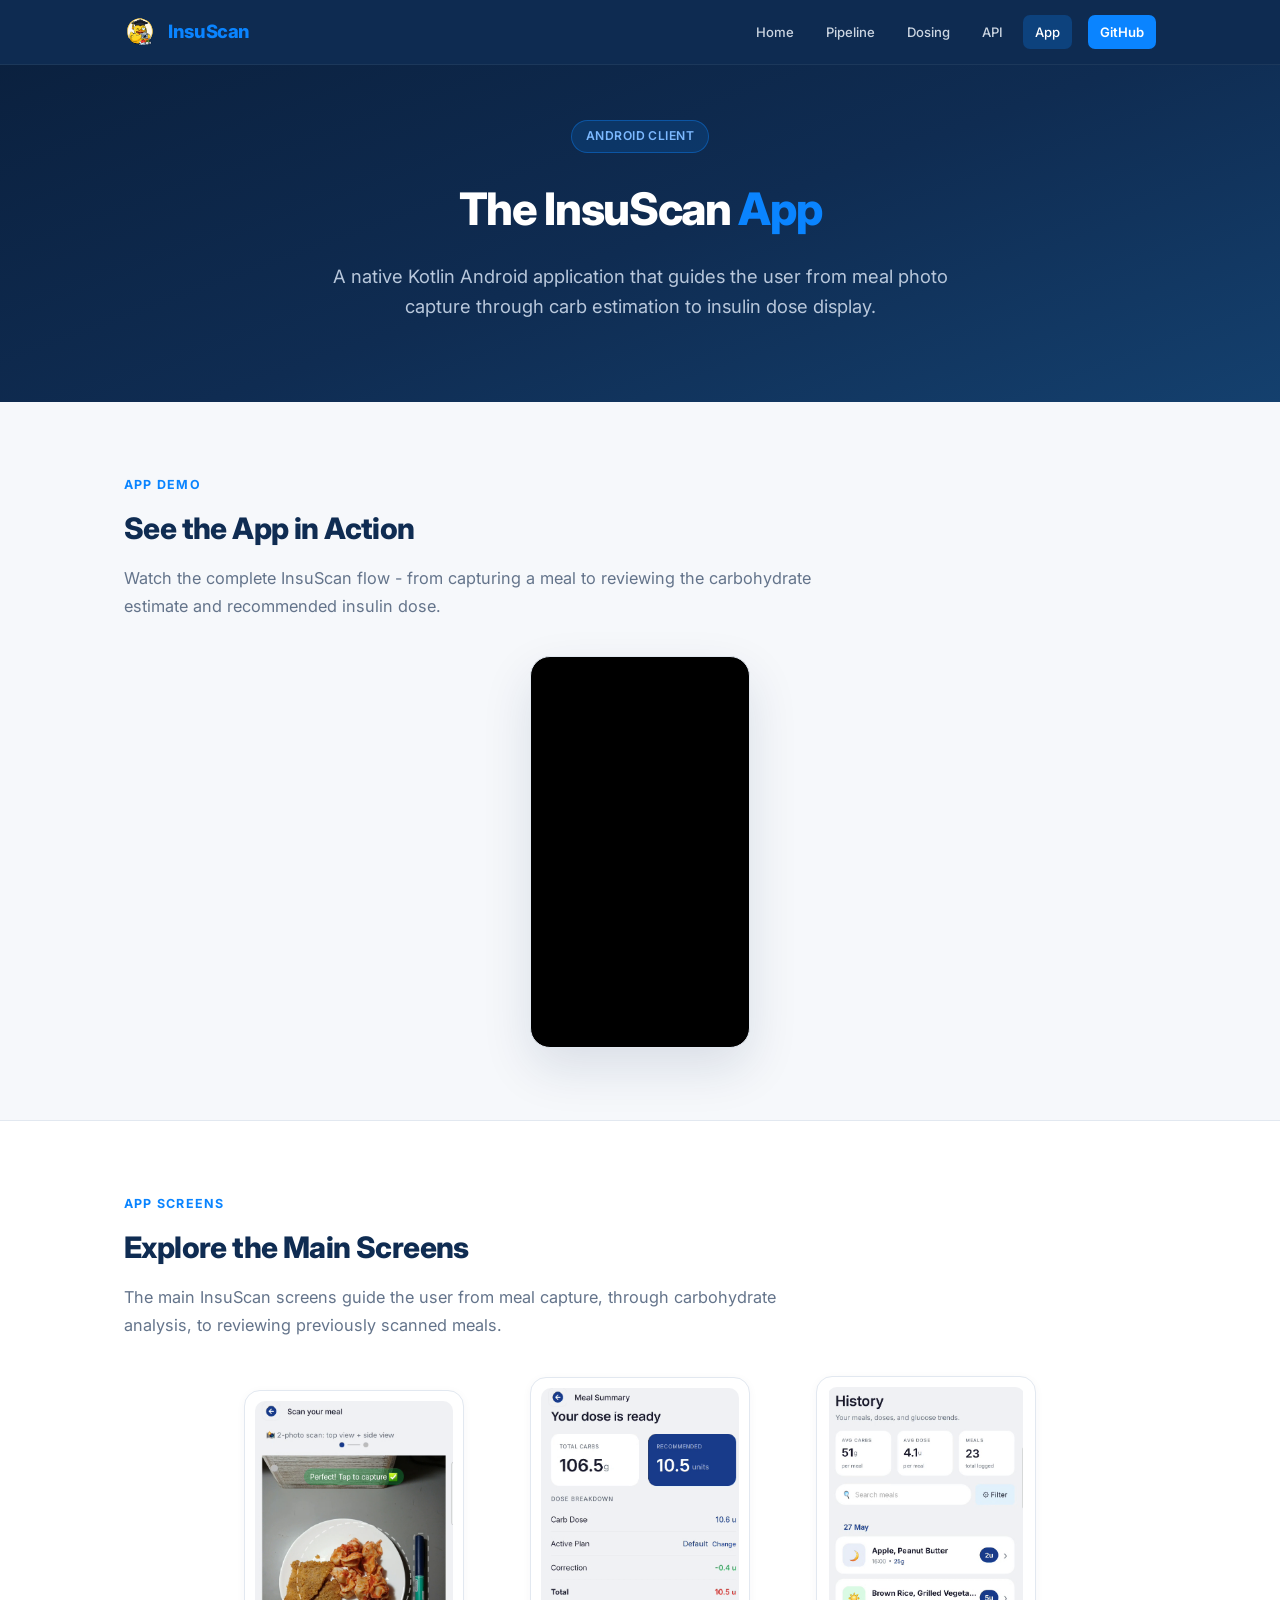
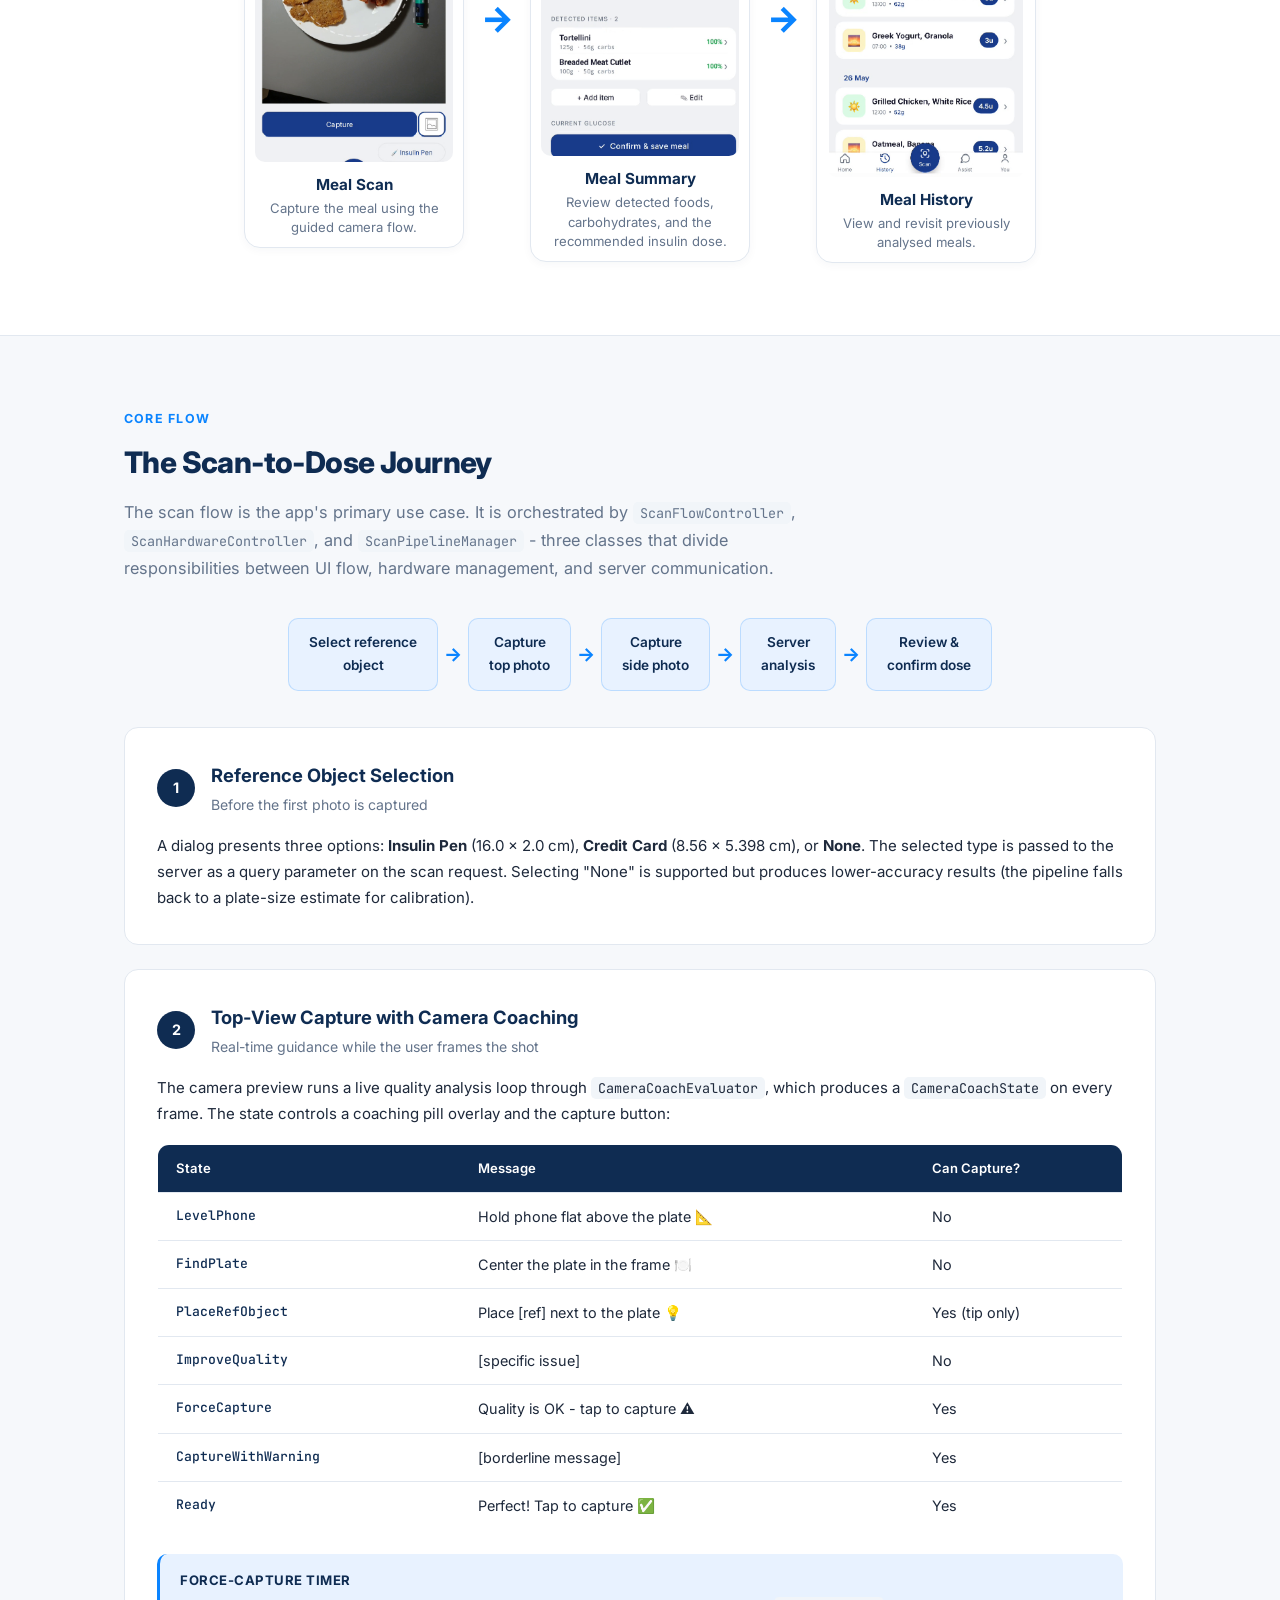
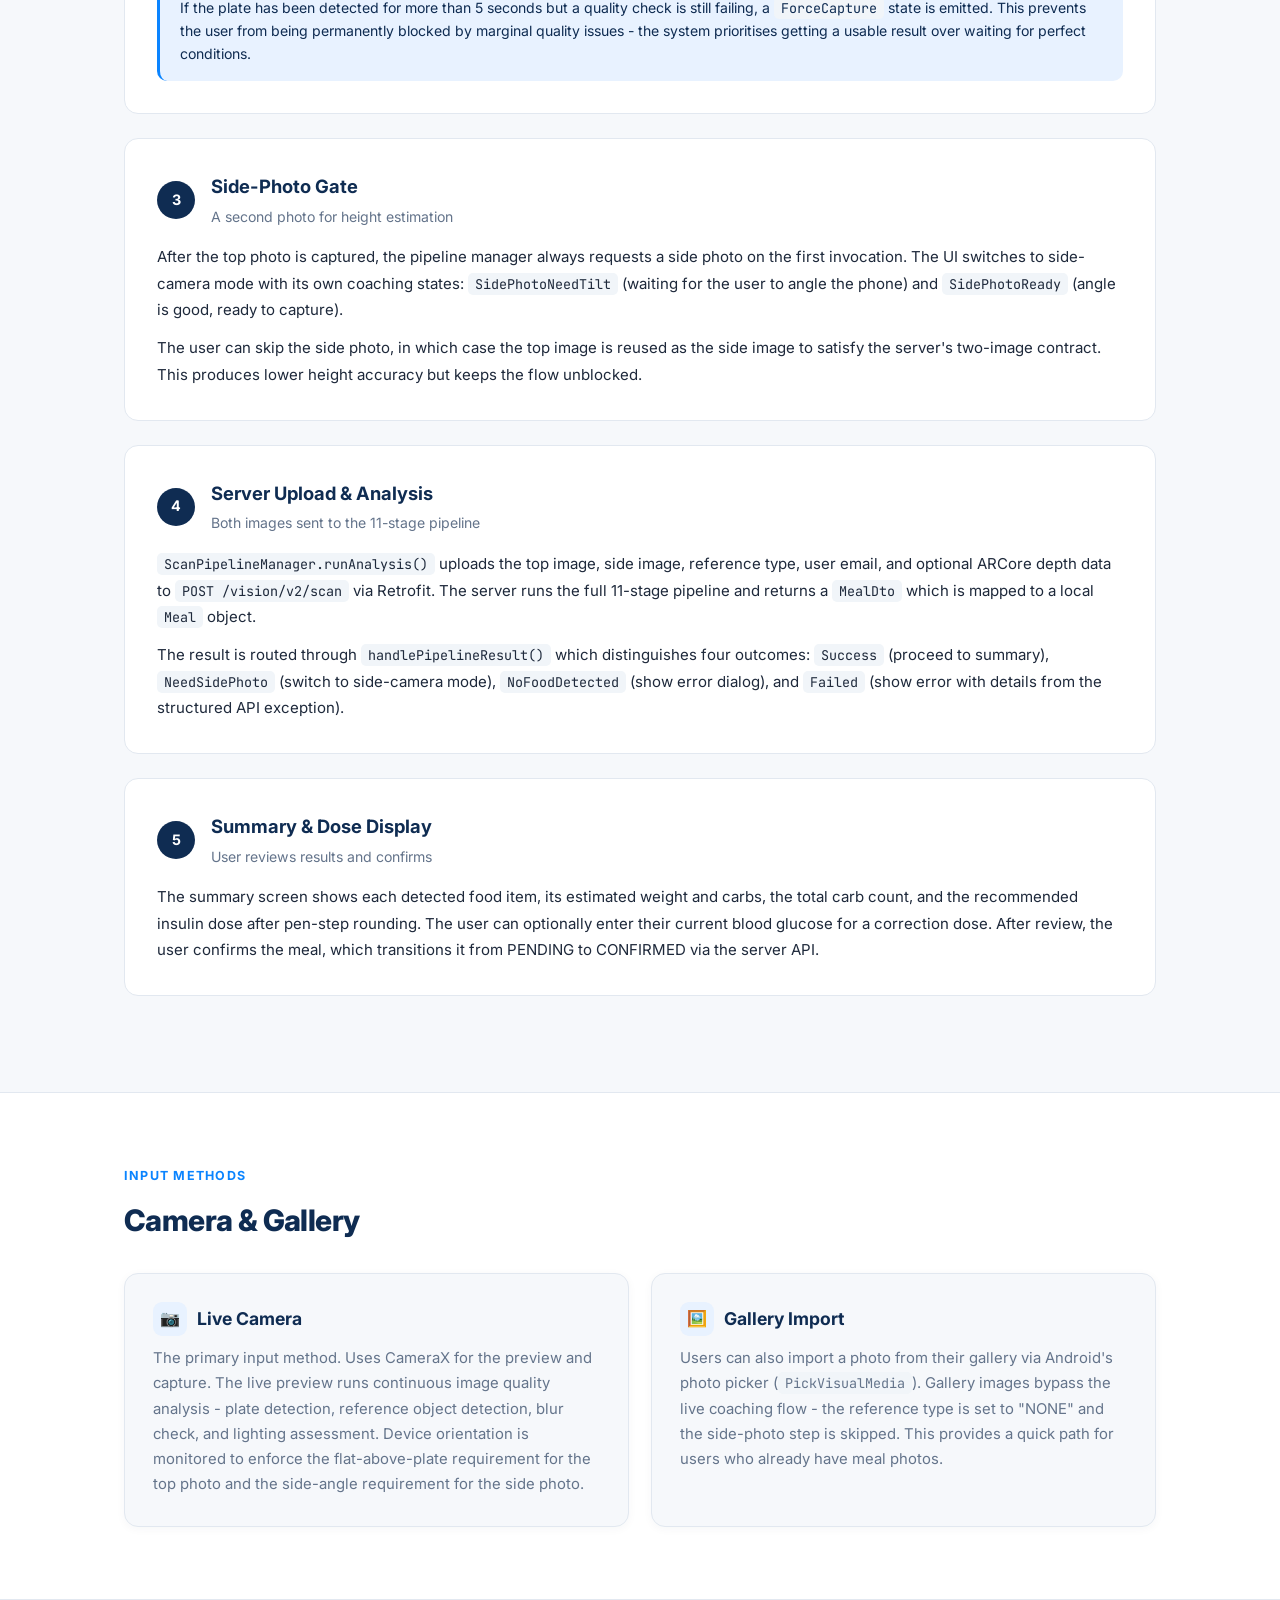
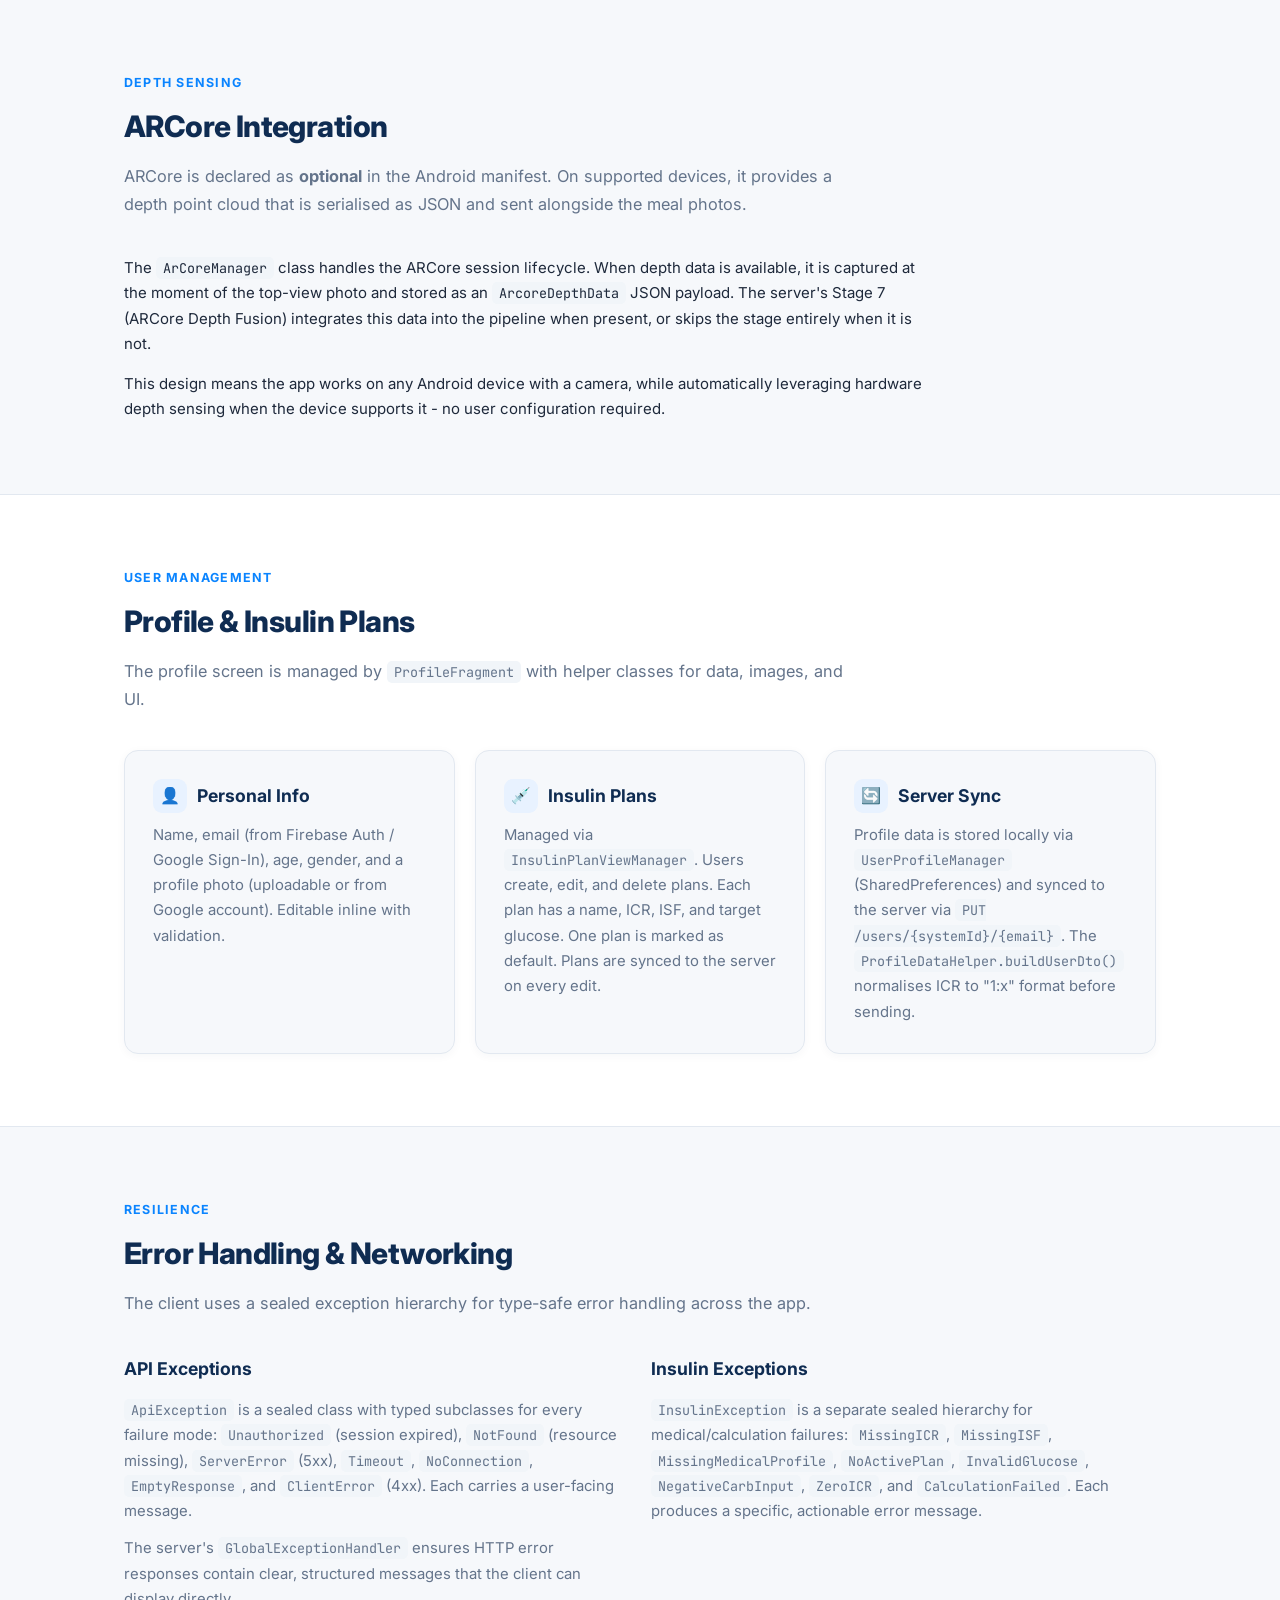
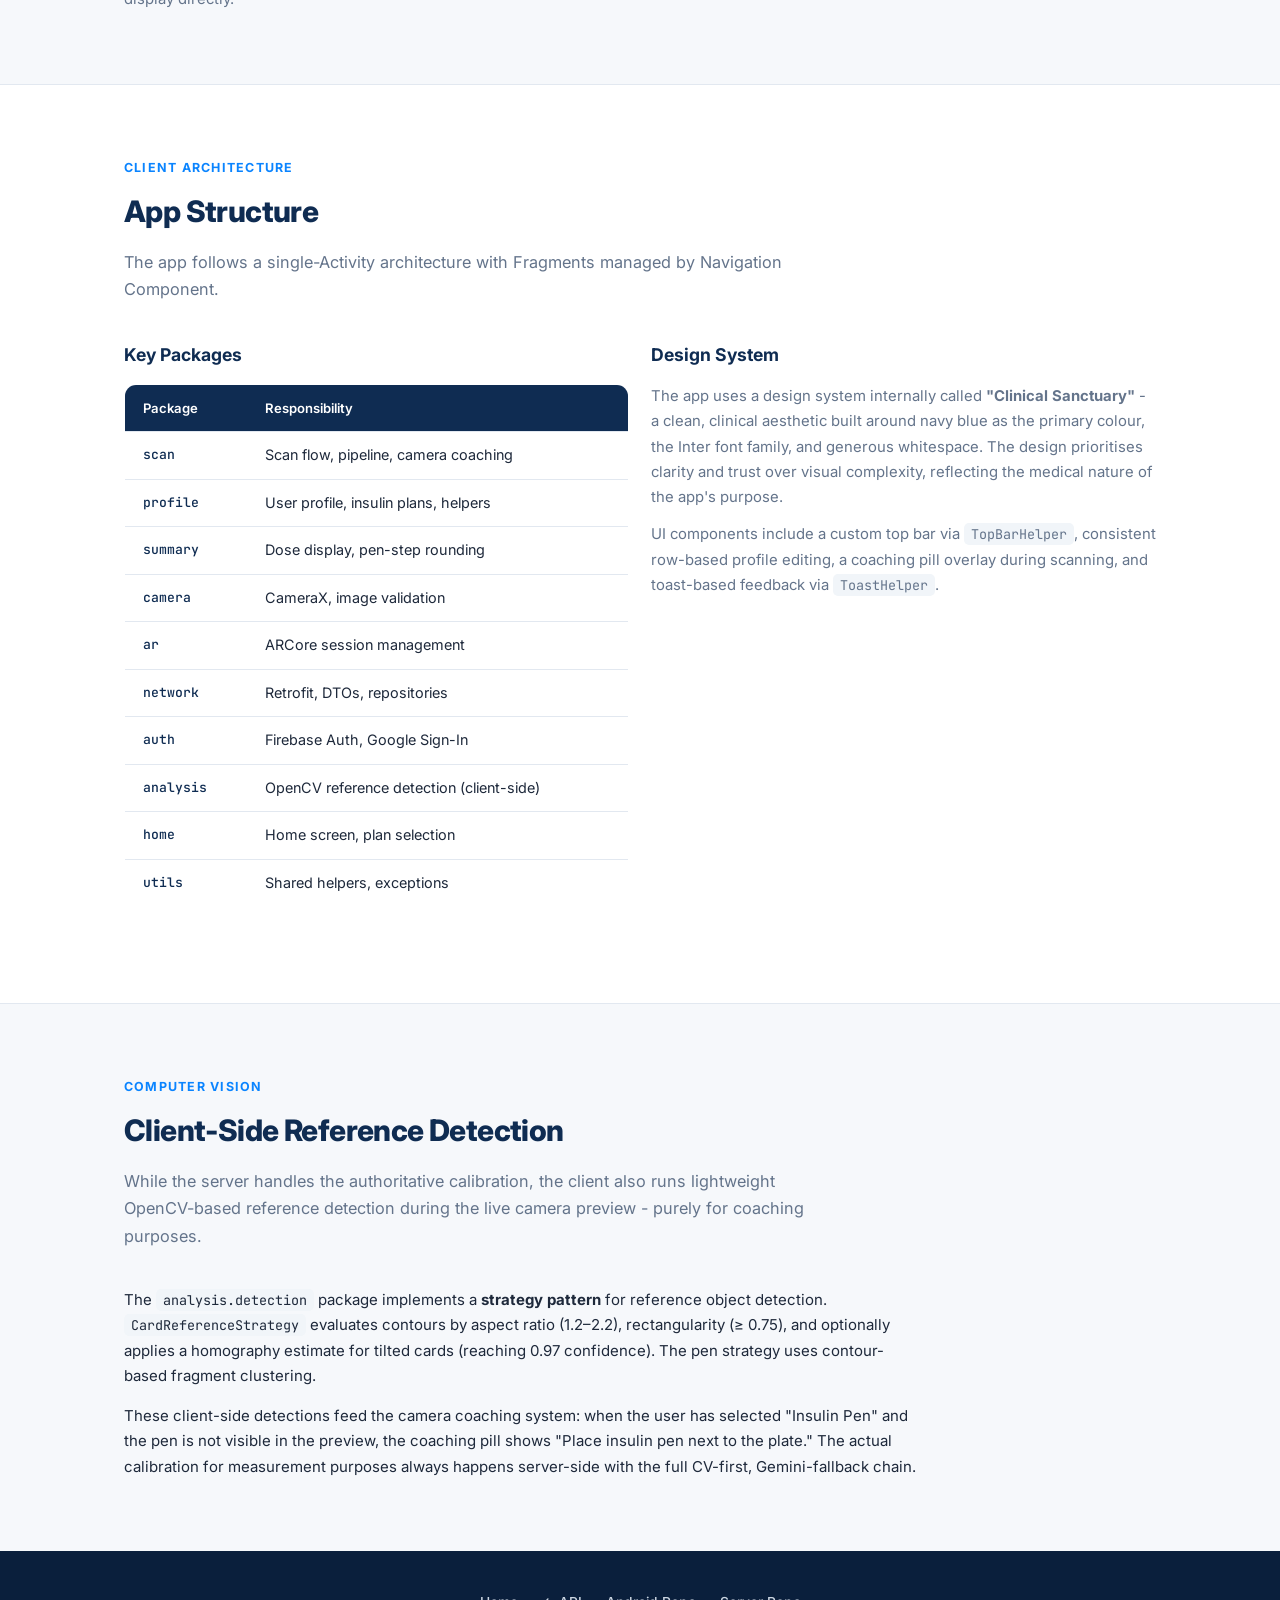
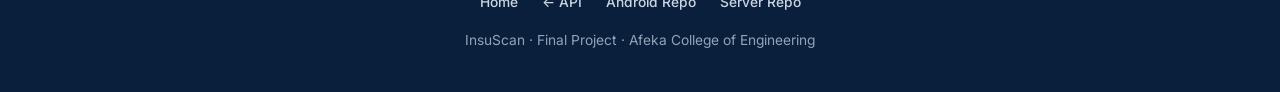
<file: docs/client.html>
<!DOCTYPE html>
<html lang="en">
<head>
<meta charset="UTF-8">
<meta name="viewport" content="width=device-width, initial-scale=1.0">
<title>Android App - InsuScan Documentation</title>
<link rel="stylesheet" href="style.css">
</head>
<body>

<nav>
  <div class="nav-inner">
<a class="brand" href="index.html">
  <img
    class="brand-logo"
    src="images/insu_icon.svg"
    alt="InsuScan logo"
    width="32"
    height="32"
  >
  <span class="brand-text">
    Insu<span class="brand-accent">Scan</span>
  </span>
</a>

    <button
      class="menu-toggle"
      type="button"
      aria-label="Open navigation menu"
      aria-expanded="false"
      aria-controls="primary-navigation"
    >
      <span></span>
      <span></span>
      <span></span>
    </button>

    <div class="nav-links" id="primary-navigation">
      <a href="index.html">Home</a>
      <a href="pipeline.html">Pipeline</a>
      <a href="insulin.html">Dosing</a>
      <a href="api.html">API</a>
      <a href="client.html" class="active">App</a>
      <a class="gh" href="https://github.com/DanielSelas/InsuScan---AndoridApp" target="_blank">GitHub</a>
    </div>
  </div>
</nav>

<header class="page-header compact">
  <div class="container">
    <div class="badge">Android Client</div>
    <h1>The InsuScan <span>App</span></h1>
    <p class="tagline">A native Kotlin Android application that guides the user from meal photo capture through carb estimation to insulin dose display.</p>
  </div>
</header>

  <section id="app-demo">
  <div class="container">
    <div class="section-label">App Demo</div>
    <h2>See the App in Action</h2>

    <p class="section-intro">
      Watch the complete InsuScan flow - from capturing a meal to reviewing
      the carbohydrate estimate and recommended insulin dose.
    </p>

    <div class="app-demo-video">
      <iframe
        src="https://www.youtube.com/embed/cxkoaeEQI3A"
        title="InsuScan Android App Demo"
        allow="accelerometer; autoplay; clipboard-write; encrypted-media; gyroscope; picture-in-picture"
        allowfullscreen>
      </iframe>
    </div>
  </div>
</section>

<section class="alt" id="app-screens">
  <div class="container">
    <div class="section-label">App Screens</div>
    <h2>Explore the Main Screens</h2>

    <p class="section-intro">
      The main InsuScan screens guide the user from meal capture,
      through carbohydrate analysis, to reviewing previously scanned meals.
    </p>

    <div class="app-screen-gallery">

      <figure class="app-screen-card">
        <img
          src="images/screen_scan.png"
          alt="InsuScan meal scanning screen"
          loading="lazy"
        >
        <figcaption>
          <strong>Meal Scan</strong>
          Capture the meal using the guided camera flow.
        </figcaption>
      </figure>

      <div class="screen-arrow" aria-hidden="true">→</div>

      <figure class="app-screen-card">
        <img
          src="images/screen_summary.png"
          alt="InsuScan meal summary and insulin dose screen"
          loading="lazy"
        >
        <figcaption>
          <strong>Meal Summary</strong>
          Review detected foods, carbohydrates, and the recommended insulin dose.
        </figcaption>
      </figure>

      <div class="screen-arrow" aria-hidden="true">→</div>

      <figure class="app-screen-card">
        <img
          src="images/screen_history.png"
          alt="InsuScan meal history screen"
          loading="lazy"
        >
        <figcaption>
          <strong>Meal History</strong>
          View and revisit previously analysed meals.
        </figcaption>
      </figure>

    </div>
  </div>
</section>
  
<!-- Scan Flow -->
<section>
  <div class="container">
    <div class="section-label">Core Flow</div>
    <h2>The Scan-to-Dose Journey</h2>
    <p class="section-intro">
      The scan flow is the app's primary use case. It is orchestrated by <code>ScanFlowController</code>, <code>ScanHardwareController</code>, and <code>ScanPipelineManager</code> - three classes that divide responsibilities between UI flow, hardware management, and server communication.
    </p>

    <div class="flow-steps" style="margin-bottom:36px">
      <div class="flow-step">Select reference<br>object</div>
      <div class="flow-arrow">→</div>
      <div class="flow-step">Capture<br>top photo</div>
      <div class="flow-arrow">→</div>
      <div class="flow-step">Capture<br>side photo</div>
      <div class="flow-arrow">→</div>
      <div class="flow-step">Server<br>analysis</div>
      <div class="flow-arrow">→</div>
      <div class="flow-step">Review &amp;<br>confirm dose</div>
    </div>

    <div class="stage-deep">
      <div class="stage-head">
        <div class="stage-num">1</div>
        <div>
          <h3>Reference Object Selection</h3>
          <div class="subtitle">Before the first photo is captured</div>
        </div>
      </div>
      <div class="body">
        <p>
          A dialog presents three options: <strong>Insulin Pen</strong> (16.0 × 2.0 cm), <strong>Credit Card</strong> (8.56 × 5.398 cm), or <strong>None</strong>. The selected type is passed to the server as a query parameter on the scan request. Selecting "None" is supported but produces lower-accuracy results (the pipeline falls back to a plate-size estimate for calibration).
        </p>
      </div>
    </div>

    <div class="stage-deep">
      <div class="stage-head">
        <div class="stage-num">2</div>
        <div>
          <h3>Top-View Capture with Camera Coaching</h3>
          <div class="subtitle">Real-time guidance while the user frames the shot</div>
        </div>
      </div>
      <div class="body">
        <p>
          The camera preview runs a live quality analysis loop through <code>CameraCoachEvaluator</code>, which produces a <code>CameraCoachState</code> on every frame. The state controls a coaching pill overlay and the capture button:
        </p>
        <div style="margin-top:16px">
          <table>
            <tr><th>State</th><th>Message</th><th>Can Capture?</th></tr>
            <tr><td class="mono">LevelPhone</td><td>Hold phone flat above the plate 📐</td><td>No</td></tr>
            <tr><td class="mono">FindPlate</td><td>Center the plate in the frame 🍽️</td><td>No</td></tr>
            <tr><td class="mono">PlaceRefObject</td><td>Place [ref] next to the plate 💡</td><td>Yes (tip only)</td></tr>
            <tr><td class="mono">ImproveQuality</td><td>[specific issue]</td><td>No</td></tr>
            <tr><td class="mono">ForceCapture</td><td>Quality is OK - tap to capture ⚠️</td><td>Yes</td></tr>
            <tr><td class="mono">CaptureWithWarning</td><td>[borderline message]</td><td>Yes</td></tr>
            <tr><td class="mono">Ready</td><td>Perfect! Tap to capture ✅</td><td>Yes</td></tr>
          </table>
        </div>

        <div class="detail-box insight" style="margin-top:16px">
          <strong>FORCE-CAPTURE TIMER</strong>
          If the plate has been detected for more than 5 seconds but a quality check is still failing, a <code>ForceCapture</code> state is emitted. This prevents the user from being permanently blocked by marginal quality issues - the system prioritises getting a usable result over waiting for perfect conditions.
        </div>
      </div>
    </div>

    <div class="stage-deep">
      <div class="stage-head">
        <div class="stage-num">3</div>
        <div>
          <h3>Side-Photo Gate</h3>
          <div class="subtitle">A second photo for height estimation</div>
        </div>
      </div>
      <div class="body">
        <p>
          After the top photo is captured, the pipeline manager always requests a side photo on the first invocation. The UI switches to side-camera mode with its own coaching states: <code>SidePhotoNeedTilt</code> (waiting for the user to angle the phone) and <code>SidePhotoReady</code> (angle is good, ready to capture).
        </p>
        <p>
          The user can skip the side photo, in which case the top image is reused as the side image to satisfy the server's two-image contract. This produces lower height accuracy but keeps the flow unblocked.
        </p>
      </div>
    </div>

    <div class="stage-deep">
      <div class="stage-head">
        <div class="stage-num">4</div>
        <div>
          <h3>Server Upload &amp; Analysis</h3>
          <div class="subtitle">Both images sent to the 11-stage pipeline</div>
        </div>
      </div>
      <div class="body">
        <p>
          <code>ScanPipelineManager.runAnalysis()</code> uploads the top image, side image, reference type, user email, and optional ARCore depth data to <code>POST /vision/v2/scan</code> via Retrofit. The server runs the full 11-stage pipeline and returns a <code>MealDto</code> which is mapped to a local <code>Meal</code> object.
        </p>
        <p>
          The result is routed through <code>handlePipelineResult()</code> which distinguishes four outcomes: <code>Success</code> (proceed to summary), <code>NeedSidePhoto</code> (switch to side-camera mode), <code>NoFoodDetected</code> (show error dialog), and <code>Failed</code> (show error with details from the structured API exception).
        </p>
      </div>
    </div>

    <div class="stage-deep">
      <div class="stage-head">
        <div class="stage-num">5</div>
        <div>
          <h3>Summary &amp; Dose Display</h3>
          <div class="subtitle">User reviews results and confirms</div>
        </div>
      </div>
      <div class="body">
        <p>
          The summary screen shows each detected food item, its estimated weight and carbs, the total carb count, and the recommended insulin dose after pen-step rounding. The user can optionally enter their current blood glucose for a correction dose. After review, the user confirms the meal, which transitions it from PENDING to CONFIRMED via the server API.
        </p>
      </div>
    </div>
  </div>
</section>

<!-- Image Sources -->
<section class="alt">
  <div class="container">
    <div class="section-label">Input Methods</div>
    <h2>Camera &amp; Gallery</h2>
    <div class="two-col" style="margin-top:28px">
      <div class="card">
        <h3><span class="icon-dot">📷</span>Live Camera</h3>
        <p>
          The primary input method. Uses CameraX for the preview and capture. The live preview runs continuous image quality analysis - plate detection, reference object detection, blur check, and lighting assessment. Device orientation is monitored to enforce the flat-above-plate requirement for the top photo and the side-angle requirement for the side photo.
        </p>
      </div>
      <div class="card">
        <h3><span class="icon-dot">🖼️</span>Gallery Import</h3>
        <p>
          Users can also import a photo from their gallery via Android's photo picker (<code>PickVisualMedia</code>). Gallery images bypass the live coaching flow - the reference type is set to "NONE" and the side-photo step is skipped. This provides a quick path for users who already have meal photos.
        </p>
      </div>
    </div>
  </div>
</section>

<!-- ARCore -->
<section>
  <div class="container">
    <div class="section-label">Depth Sensing</div>
    <h2>ARCore Integration</h2>
    <p class="section-intro">
      ARCore is declared as <strong>optional</strong> in the Android manifest. On supported devices, it provides a depth point cloud that is serialised as JSON and sent alongside the meal photos.
    </p>
    <div class="body" style="max-width:800px">
      <p>
        The <code>ArCoreManager</code> class handles the ARCore session lifecycle. When depth data is available, it is captured at the moment of the top-view photo and stored as an <code>ArcoreDepthData</code> JSON payload. The server's Stage 7 (ARCore Depth Fusion) integrates this data into the pipeline when present, or skips the stage entirely when it is not.
      </p>
      <p>
        This design means the app works on any Android device with a camera, while automatically leveraging hardware depth sensing when the device supports it - no user configuration required.
      </p>
    </div>
  </div>
</section>

<!-- Profile Management -->
<section class="alt">
  <div class="container">
    <div class="section-label">User Management</div>
    <h2>Profile &amp; Insulin Plans</h2>
    <p class="section-intro">
      The profile screen is managed by <code>ProfileFragment</code> with helper classes for data, images, and UI.
    </p>

    <div class="grid-3" style="margin-top:28px">
      <div class="card">
        <h3><span class="icon-dot">👤</span>Personal Info</h3>
        <p>Name, email (from Firebase Auth / Google Sign-In), age, gender, and a profile photo (uploadable or from Google account). Editable inline with validation.</p>
      </div>
      <div class="card">
        <h3><span class="icon-dot">💉</span>Insulin Plans</h3>
        <p>
          Managed via <code>InsulinPlanViewManager</code>. Users create, edit, and delete plans. Each plan has a name, ICR, ISF, and target glucose. One plan is marked as default. Plans are synced to the server on every edit.
        </p>
      </div>
      <div class="card">
        <h3><span class="icon-dot">🔄</span>Server Sync</h3>
        <p>
          Profile data is stored locally via <code>UserProfileManager</code> (SharedPreferences) and synced to the server via <code>PUT /users/{systemId}/{email}</code>. The <code>ProfileDataHelper.buildUserDto()</code> normalises ICR to "1:x" format before sending.
        </p>
      </div>
    </div>
  </div>
</section>

<!-- Error Handling -->
<section>
  <div class="container">
    <div class="section-label">Resilience</div>
    <h2>Error Handling &amp; Networking</h2>
    <p class="section-intro">
      The client uses a sealed exception hierarchy for type-safe error handling across the app.
    </p>

    <div class="two-col" style="margin-top:24px">
      <div>
        <h3 style="margin-bottom:14px">API Exceptions</h3>
        <p style="color:var(--muted);font-size:.93rem">
          <code>ApiException</code> is a sealed class with typed subclasses for every failure mode: <code>Unauthorized</code> (session expired), <code>NotFound</code> (resource missing), <code>ServerError</code> (5xx), <code>Timeout</code>, <code>NoConnection</code>, <code>EmptyResponse</code>, and <code>ClientError</code> (4xx). Each carries a user-facing message.
        </p>
        <p style="color:var(--muted);font-size:.93rem;margin-top:12px">
          The server's <code>GlobalExceptionHandler</code> ensures HTTP error responses contain clear, structured messages that the client can display directly.
        </p>
      </div>
      <div>
        <h3 style="margin-bottom:14px">Insulin Exceptions</h3>
        <p style="color:var(--muted);font-size:.93rem">
          <code>InsulinException</code> is a separate sealed hierarchy for medical/calculation failures: <code>MissingICR</code>, <code>MissingISF</code>, <code>MissingMedicalProfile</code>, <code>NoActivePlan</code>, <code>InvalidGlucose</code>, <code>NegativeCarbInput</code>, <code>ZeroICR</code>, and <code>CalculationFailed</code>. Each produces a specific, actionable error message.
        </p>
      </div>
    </div>
  </div>
</section>

<!-- Architecture -->
<section class="alt">
  <div class="container">
    <div class="section-label">Client Architecture</div>
    <h2>App Structure</h2>
    <p class="section-intro">
      The app follows a single-Activity architecture with Fragments managed by Navigation Component.
    </p>

    <div class="two-col" style="margin-top:24px">
      <div>
        <h3 style="margin-bottom:14px">Key Packages</h3>
        <table>
          <tr><th>Package</th><th>Responsibility</th></tr>
          <tr><td class="mono">scan</td><td>Scan flow, pipeline, camera coaching</td></tr>
          <tr><td class="mono">profile</td><td>User profile, insulin plans, helpers</td></tr>
          <tr><td class="mono">summary</td><td>Dose display, pen-step rounding</td></tr>
          <tr><td class="mono">camera</td><td>CameraX, image validation</td></tr>
          <tr><td class="mono">ar</td><td>ARCore session management</td></tr>
          <tr><td class="mono">network</td><td>Retrofit, DTOs, repositories</td></tr>
          <tr><td class="mono">auth</td><td>Firebase Auth, Google Sign-In</td></tr>
          <tr><td class="mono">analysis</td><td>OpenCV reference detection (client-side)</td></tr>
          <tr><td class="mono">home</td><td>Home screen, plan selection</td></tr>
          <tr><td class="mono">utils</td><td>Shared helpers, exceptions</td></tr>
        </table>
      </div>
      <div>
        <h3 style="margin-bottom:14px">Design System</h3>
        <p style="color:var(--muted);font-size:.93rem">
          The app uses a design system internally called <strong>"Clinical Sanctuary"</strong> - a clean, clinical aesthetic built around navy blue as the primary colour, the Inter font family, and generous whitespace. The design prioritises clarity and trust over visual complexity, reflecting the medical nature of the app's purpose.
        </p>
        <p style="color:var(--muted);font-size:.93rem;margin-top:12px">
          UI components include a custom top bar via <code>TopBarHelper</code>, consistent row-based profile editing, a coaching pill overlay during scanning, and toast-based feedback via <code>ToastHelper</code>.
        </p>
      </div>
    </div>
  </div>
</section>

<!-- Client-Side Detection -->
<section>
  <div class="container">
    <div class="section-label">Computer Vision</div>
    <h2>Client-Side Reference Detection</h2>
    <p class="section-intro">
      While the server handles the authoritative calibration, the client also runs lightweight OpenCV-based reference detection during the live camera preview - purely for coaching purposes.
    </p>
    <div class="body" style="max-width:800px">
      <p>
        The <code>analysis.detection</code> package implements a <strong>strategy pattern</strong> for reference object detection. <code>CardReferenceStrategy</code> evaluates contours by aspect ratio (1.2–2.2), rectangularity (≥ 0.75), and optionally applies a homography estimate for tilted cards (reaching 0.97 confidence). The pen strategy uses contour-based fragment clustering.
      </p>
      <p>
        These client-side detections feed the camera coaching system: when the user has selected "Insulin Pen" and the pen is not visible in the preview, the coaching pill shows "Place insulin pen next to the plate." The actual calibration for measurement purposes always happens server-side with the full CV-first, Gemini-fallback chain.
      </p>
    </div>
  </div>
</section>

<footer>
  <div class="container">
    <div class="footer-links">
      <a href="index.html">Home</a>
      <a href="api.html">← API</a>
      <a href="https://github.com/DanielSelas/InsuScan---AndoridApp" target="_blank">Android Repo</a>
      <a href="https://github.com/NimiB2/insuscan-server" target="_blank">Server Repo</a>
    </div>
    <p>InsuScan · Final Project · Afeka College of Engineering</p>
  </div>
</footer>

<script src="script.js"></script>
</body>
</html>
</file>
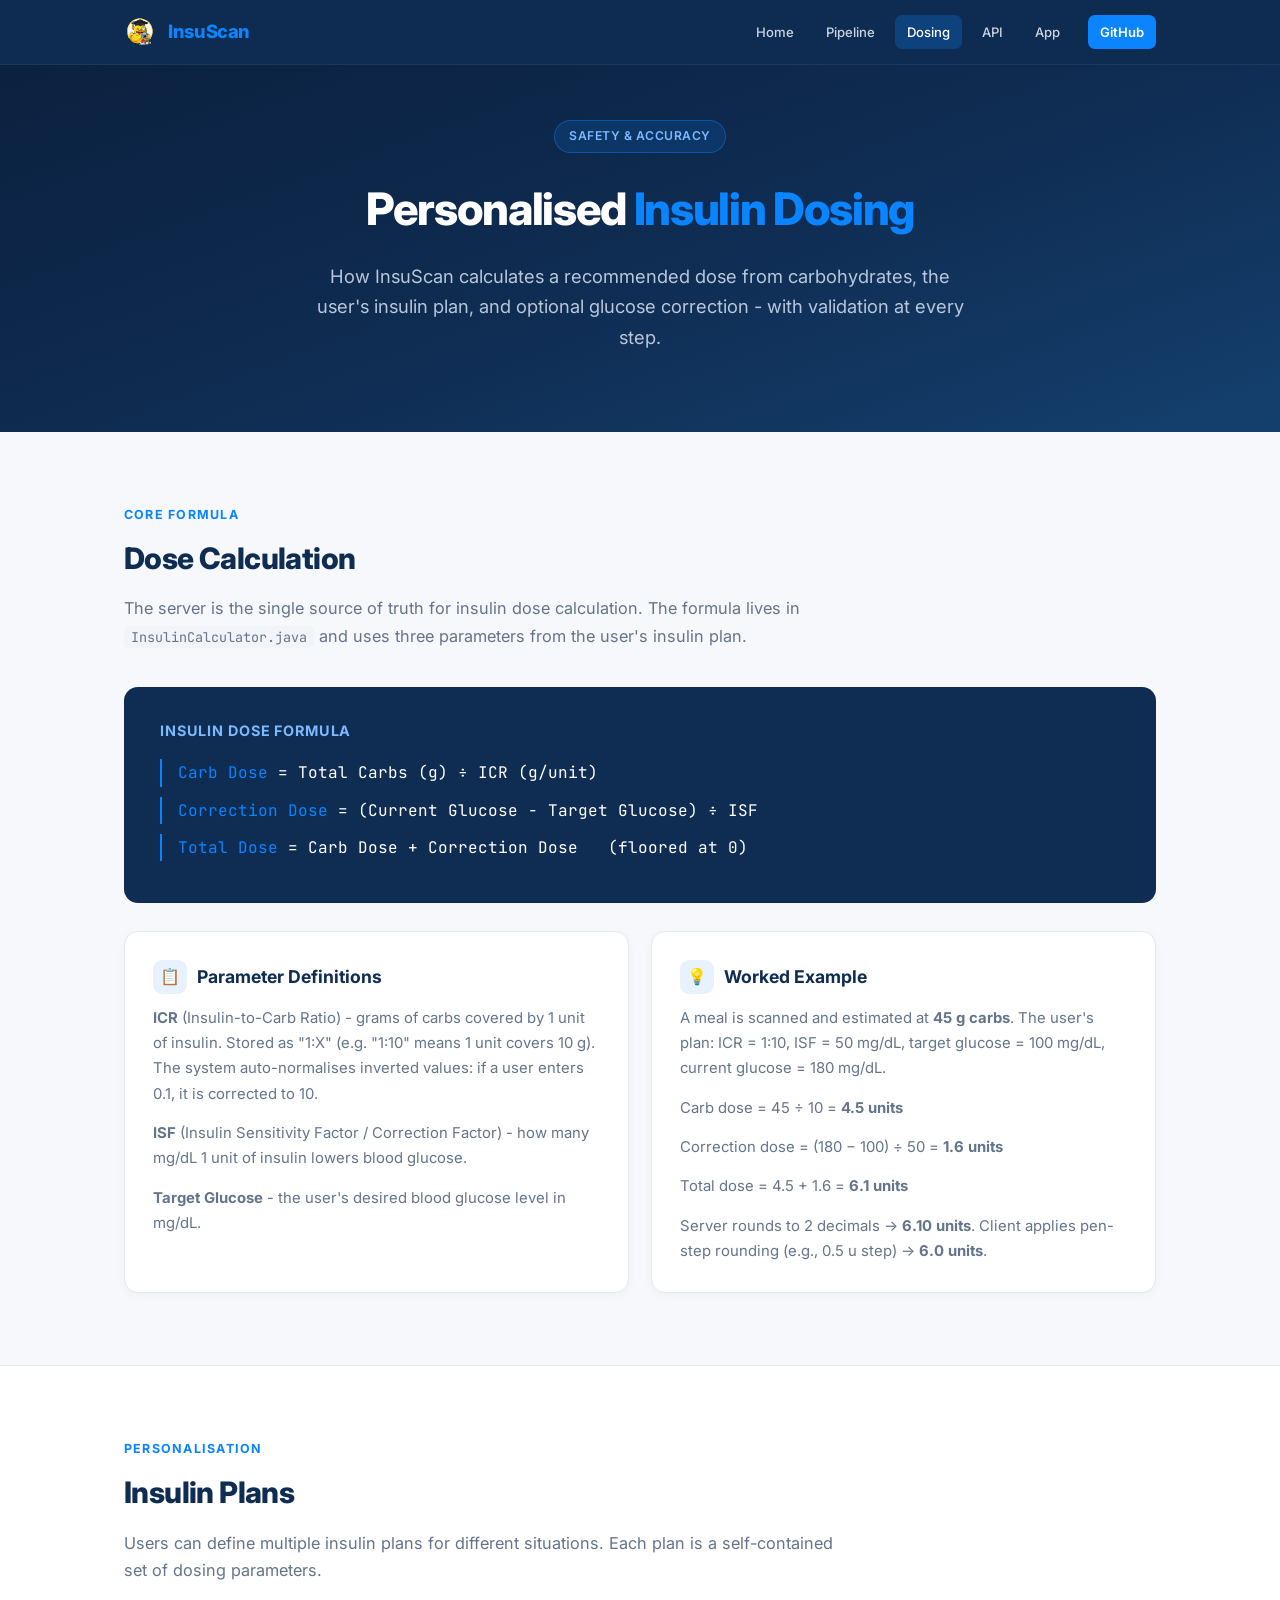
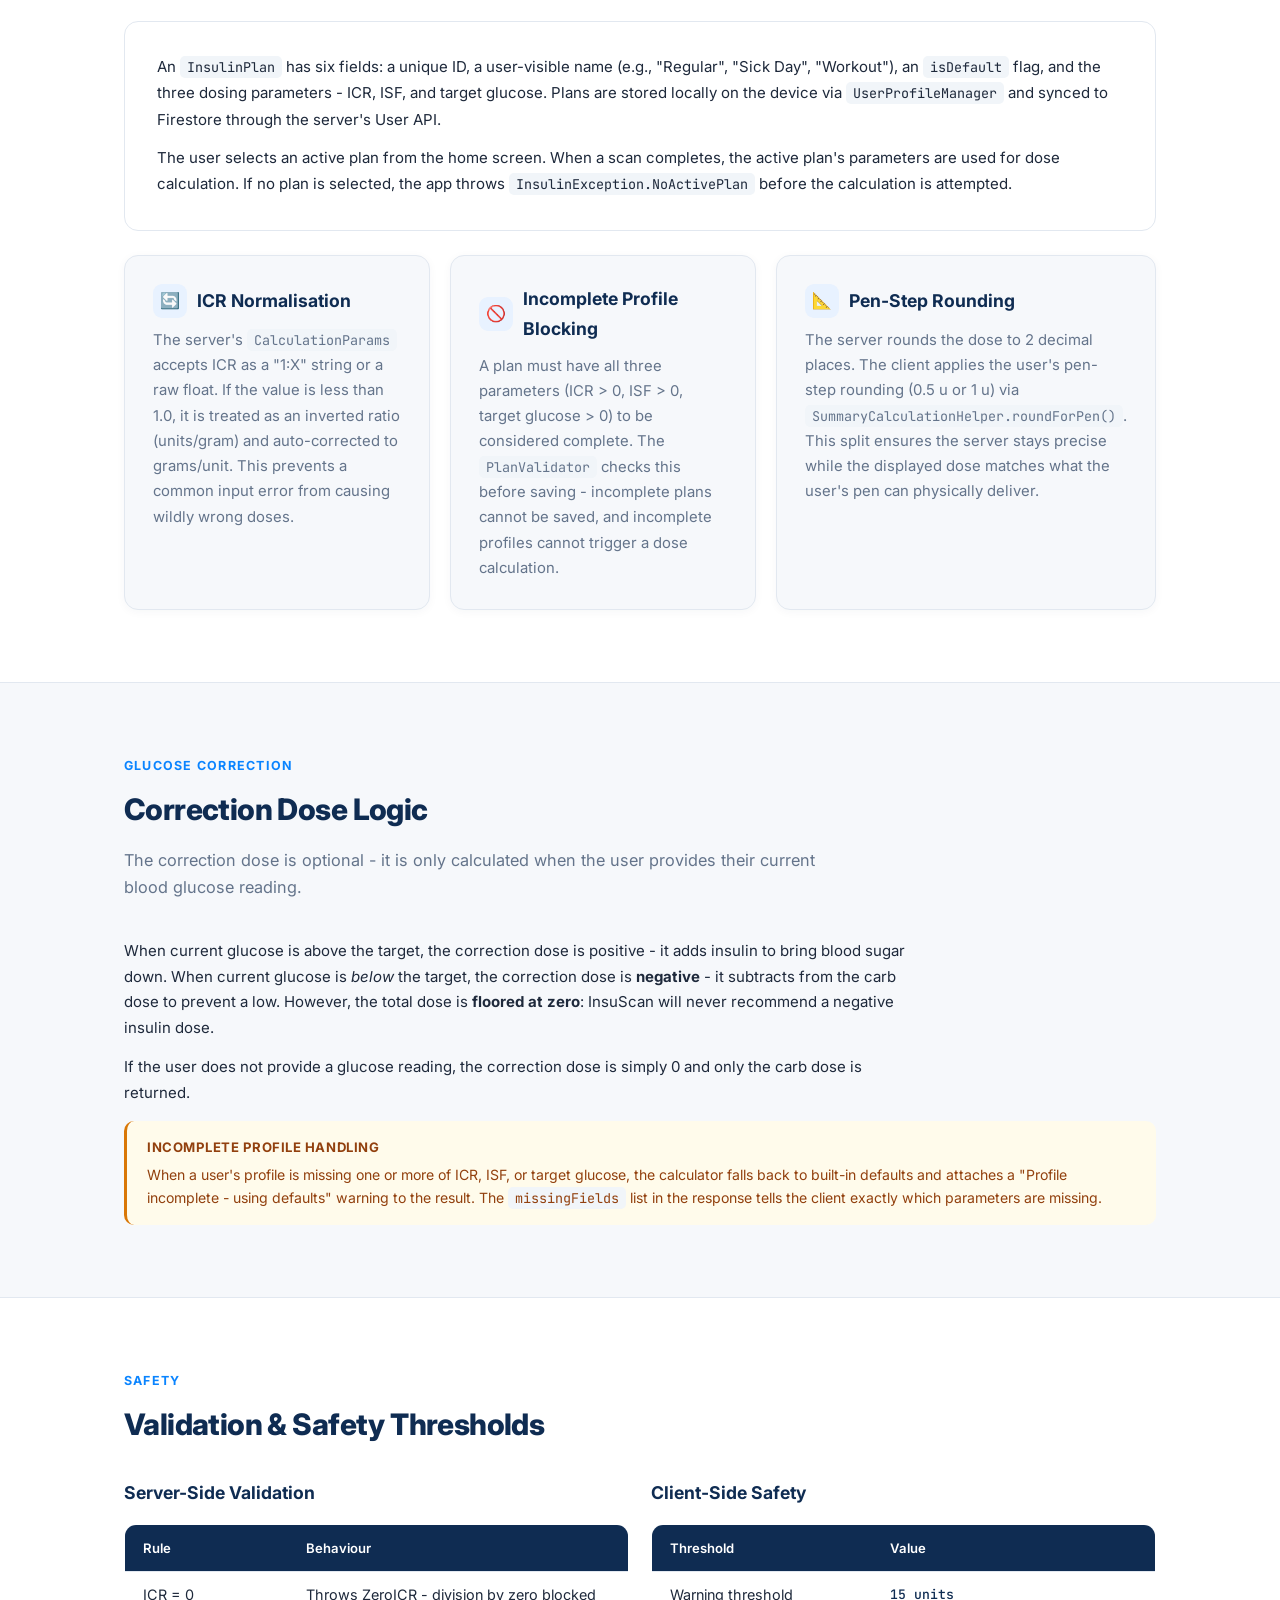
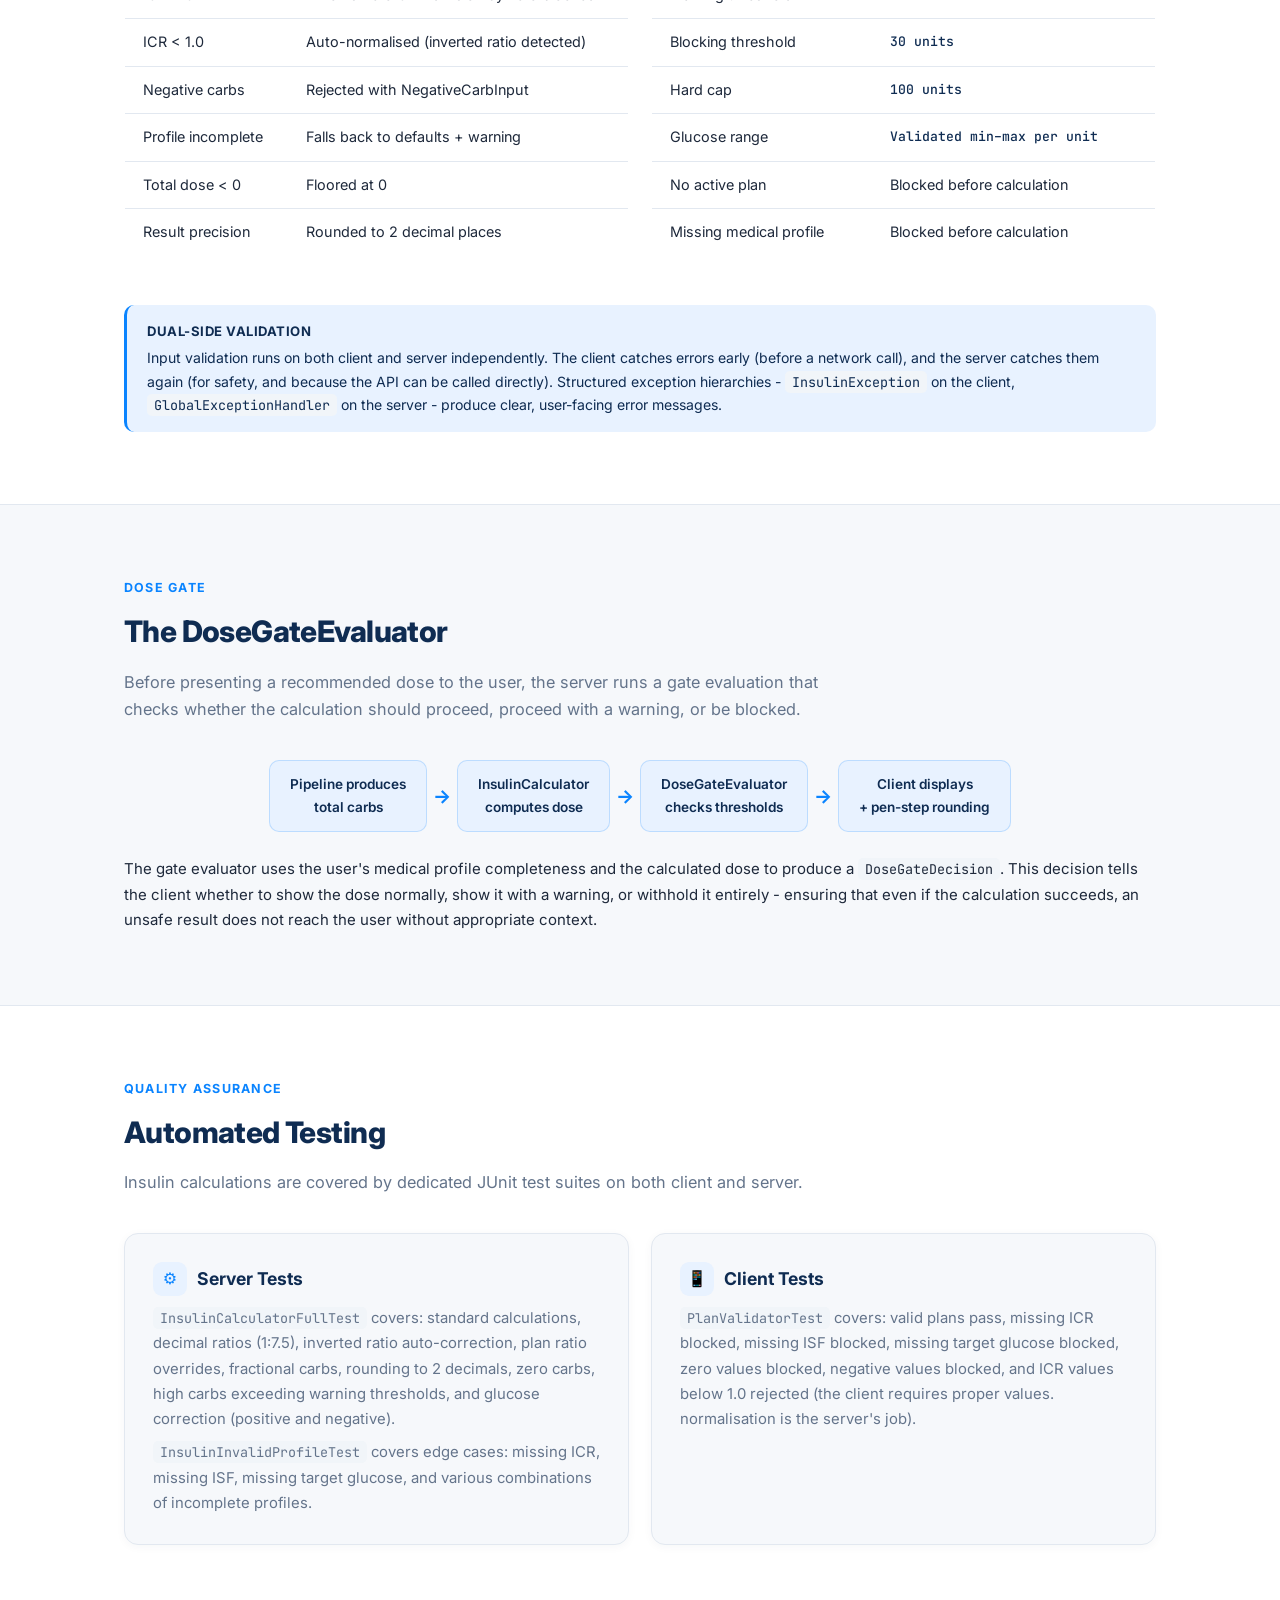
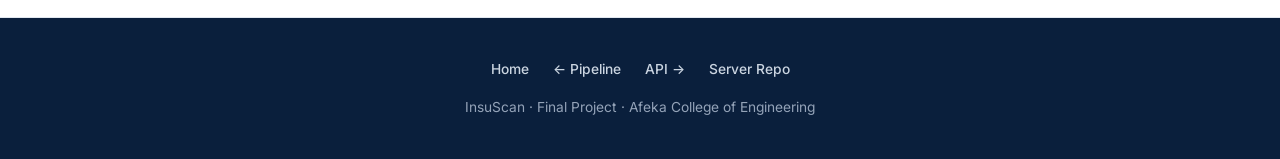
<file: docs/insulin.html>
<!DOCTYPE html>
<html lang="en">
<head>
<meta charset="UTF-8">
<meta name="viewport" content="width=device-width, initial-scale=1.0">
<title>Insulin Dosing - InsuScan Documentation</title>
<link rel="stylesheet" href="style.css">
</head>
<body>

<nav>
  <div class="nav-inner">
<a class="brand" href="index.html">
  <img
    class="brand-logo"
    src="images/insu_icon.svg"
    alt="InsuScan logo"
    width="32"
    height="32"
  >
  <span class="brand-text">
    Insu<span class="brand-accent">Scan</span>
  </span>
</a>

    <button
      class="menu-toggle"
      type="button"
      aria-label="Open navigation menu"
      aria-expanded="false"
      aria-controls="primary-navigation"
    >
      <span></span>
      <span></span>
      <span></span>
    </button>

    <div class="nav-links" id="primary-navigation">
      <a href="index.html">Home</a>
      <a href="pipeline.html">Pipeline</a>
      <a href="insulin.html" class="active">Dosing</a>
      <a href="api.html">API</a>
      <a href="client.html">App</a>
      <a class="gh" href="https://github.com/NimiB2/insuscan-server" target="_blank">GitHub</a>
    </div>
  </div>
</nav>

<header class="page-header compact">
  <div class="container">
    <div class="badge">Safety &amp; Accuracy</div>
    <h1>Personalised <span>Insulin Dosing</span></h1>
    <p class="tagline">How InsuScan calculates a recommended dose from carbohydrates, the user's insulin plan, and optional glucose correction - with validation at every step.</p>
  </div>
</header>

<!-- The Formula -->
<section>
  <div class="container">
    <div class="section-label">Core Formula</div>
    <h2>Dose Calculation</h2>
    <p class="section-intro">
      The server is the single source of truth for insulin dose calculation. The formula lives in <code>InsulinCalculator.java</code> and uses three parameters from the user's insulin plan.
    </p>

    <div class="formula-card">
      <h4>INSULIN DOSE FORMULA</h4>
      <div class="formula-line"><span class="hl">Carb Dose</span> = Total Carbs (g) ÷ ICR (g/unit)</div>
      <div class="formula-line"><span class="hl">Correction Dose</span> = (Current Glucose − Target Glucose) ÷ ISF</div>
      <div class="formula-line"><span class="hl">Total Dose</span> = Carb Dose + Correction Dose &nbsp; (floored at 0)</div>
    </div>

    <div class="two-col" style="margin-top:28px">
      <div class="card">
        <h3><span class="icon-dot">📋</span>Parameter Definitions</h3>
        <p style="margin-top:12px">
          <strong>ICR</strong> (Insulin-to-Carb Ratio) - grams of carbs covered by 1 unit of insulin. Stored as "1:X" (e.g. "1:10" means 1 unit covers 10 g). The system auto-normalises inverted values: if a user enters 0.1, it is corrected to 10.
        </p>
        <p>
          <strong>ISF</strong> (Insulin Sensitivity Factor / Correction Factor) - how many mg/dL 1 unit of insulin lowers blood glucose.
        </p>
        <p>
          <strong>Target Glucose</strong> - the user's desired blood glucose level in mg/dL.
        </p>
      </div>
      <div class="card">
        <h3><span class="icon-dot">💡</span>Worked Example</h3>
        <p style="margin-top:12px">
          A meal is scanned and estimated at <strong>45 g carbs</strong>. The user's plan: ICR = 1:10, ISF = 50 mg/dL, target glucose = 100 mg/dL, current glucose = 180 mg/dL.
        </p>
        <p>Carb dose = 45 ÷ 10 = <strong>4.5 units</strong></p>
        <p>Correction dose = (180 − 100) ÷ 50 = <strong>1.6 units</strong></p>
        <p>Total dose = 4.5 + 1.6 = <strong>6.1 units</strong></p>
        <p>Server rounds to 2 decimals → <strong>6.10 units</strong>. Client applies pen-step rounding (e.g., 0.5 u step) → <strong>6.0 units</strong>.</p>
      </div>
    </div>
  </div>
</section>

<!-- Insulin Plans -->
<section class="alt">
  <div class="container">
    <div class="section-label">Personalisation</div>
    <h2>Insulin Plans</h2>
    <p class="section-intro">
      Users can define multiple insulin plans for different situations. Each plan is a self-contained set of dosing parameters.
    </p>

    <div class="stage-deep">
      <div class="body">
        <p>
          An <code>InsulinPlan</code> has six fields: a unique ID, a user-visible name (e.g., "Regular", "Sick Day", "Workout"), an <code>isDefault</code> flag, and the three dosing parameters - ICR, ISF, and target glucose. Plans are stored locally on the device via <code>UserProfileManager</code> and synced to Firestore through the server's User API.
        </p>
        <p>
          The user selects an active plan from the home screen. When a scan completes, the active plan's parameters are used for dose calculation. If no plan is selected, the app throws <code>InsulinException.NoActivePlan</code> before the calculation is attempted.
        </p>
      </div>
    </div>

    <div class="grid-3" style="margin-top:24px">
      <div class="card">
        <h3><span class="icon-dot">🔄</span>ICR Normalisation</h3>
        <p>The server's <code>CalculationParams</code> accepts ICR as a "1:X" string or a raw float. If the value is less than 1.0, it is treated as an inverted ratio (units/gram) and auto-corrected to grams/unit. This prevents a common input error from causing wildly wrong doses.</p>
      </div>
      <div class="card">
        <h3><span class="icon-dot">🚫</span>Incomplete Profile Blocking</h3>
        <p>A plan must have all three parameters (ICR &gt; 0, ISF &gt; 0, target glucose &gt; 0) to be considered complete. The <code>PlanValidator</code> checks this before saving - incomplete plans cannot be saved, and incomplete profiles cannot trigger a dose calculation.</p>
      </div>
      <div class="card">
        <h3><span class="icon-dot">📐</span>Pen-Step Rounding</h3>
        <p>The server rounds the dose to 2 decimal places. The client applies the user's pen-step rounding (0.5 u or 1 u) via <code>SummaryCalculationHelper.roundForPen()</code>. This split ensures the server stays precise while the displayed dose matches what the user's pen can physically deliver.</p>
      </div>
    </div>
  </div>
</section>

<!-- Correction Dose -->
<section>
  <div class="container">
    <div class="section-label">Glucose Correction</div>
    <h2>Correction Dose Logic</h2>
    <p class="section-intro">
      The correction dose is optional - it is only calculated when the user provides their current blood glucose reading.
    </p>

    <div class="body" style="max-width:800px">
      <p>
        When current glucose is above the target, the correction dose is positive - it adds insulin to bring blood sugar down. When current glucose is <em>below</em> the target, the correction dose is <strong>negative</strong> - it subtracts from the carb dose to prevent a low. However, the total dose is <strong>floored at zero</strong>: InsuScan will never recommend a negative insulin dose.
      </p>
      <p>
        If the user does not provide a glucose reading, the correction dose is simply 0 and only the carb dose is returned.
      </p>
    </div>

    <div class="detail-box warning" style="margin-top:24px.max-width:800px">
      <strong>INCOMPLETE PROFILE HANDLING</strong>
      When a user's profile is missing one or more of ICR, ISF, or target glucose, the calculator falls back to built-in defaults and attaches a "Profile incomplete - using defaults" warning to the result. The <code>missingFields</code> list in the response tells the client exactly which parameters are missing.
    </div>
  </div>
</section>

<!-- Safety Thresholds -->
<section class="alt">
  <div class="container">
    <div class="section-label">Safety</div>
    <h2>Validation &amp; Safety Thresholds</h2>

    <div class="two-col" style="margin-top:28px">
      <div>
        <h3 style="margin-bottom:16px">Server-Side Validation</h3>
        <table>
          <tr><th>Rule</th><th>Behaviour</th></tr>
          <tr><td>ICR = 0</td><td>Throws ZeroICR - division by zero blocked</td></tr>
          <tr><td>ICR &lt; 1.0</td><td>Auto-normalised (inverted ratio detected)</td></tr>
          <tr><td>Negative carbs</td><td>Rejected with NegativeCarbInput</td></tr>
          <tr><td>Profile incomplete</td><td>Falls back to defaults + warning</td></tr>
          <tr><td>Total dose &lt; 0</td><td>Floored at 0</td></tr>
          <tr><td>Result precision</td><td>Rounded to 2 decimal places</td></tr>
        </table>
      </div>
      <div>
        <h3 style="margin-bottom:16px">Client-Side Safety</h3>
        <table>
          <tr><th>Threshold</th><th>Value</th></tr>
          <tr><td>Warning threshold</td><td class="mono">15 units</td></tr>
          <tr><td>Blocking threshold</td><td class="mono">30 units</td></tr>
          <tr><td>Hard cap</td><td class="mono">100 units</td></tr>
          <tr><td>Glucose range</td><td class="mono">Validated min–max per unit</td></tr>
          <tr><td>No active plan</td><td>Blocked before calculation</td></tr>
          <tr><td>Missing medical profile</td><td>Blocked before calculation</td></tr>
        </table>
      </div>
    </div>

    <div class="detail-box insight" style="margin-top:24px">
      <strong>DUAL-SIDE VALIDATION</strong>
      Input validation runs on both client and server independently. The client catches errors early (before a network call), and the server catches them again (for safety, and because the API can be called directly). Structured exception hierarchies - <code>InsulinException</code> on the client, <code>GlobalExceptionHandler</code> on the server - produce clear, user-facing error messages.
    </div>
  </div>
</section>

<!-- Dose Gate -->
<section>
  <div class="container">
    <div class="section-label">Dose Gate</div>
    <h2>The DoseGateEvaluator</h2>
    <p class="section-intro">
      Before presenting a recommended dose to the user, the server runs a gate evaluation that checks whether the calculation should proceed, proceed with a warning, or be blocked.
    </p>

    <div class="flow-steps">
      <div class="flow-step">Pipeline produces<br>total carbs</div>
      <div class="flow-arrow">→</div>
      <div class="flow-step">InsulinCalculator<br>computes dose</div>
      <div class="flow-arrow">→</div>
      <div class="flow-step">DoseGateEvaluator<br>checks thresholds</div>
      <div class="flow-arrow">→</div>
      <div class="flow-step">Client displays<br>+ pen-step rounding</div>
    </div>

    <p style="margin-top:24px">
      The gate evaluator uses the user's medical profile completeness and the calculated dose to produce a <code>DoseGateDecision</code>. This decision tells the client whether to show the dose normally, show it with a warning, or withhold it entirely - ensuring that even if the calculation succeeds, an unsafe result does not reach the user without appropriate context.
    </p>
  </div>
</section>

<!-- Testing -->
<section class="alt">
  <div class="container">
    <div class="section-label">Quality Assurance</div>
    <h2>Automated Testing</h2>
    <p class="section-intro">
      Insulin calculations are covered by dedicated JUnit test suites on both client and server.
    </p>

    <div class="two-col" style="margin-top:24px">
      <div class="card">
        <h3><span class="icon-dot">⚙</span>Server Tests</h3>
        <p>
          <code>InsulinCalculatorFullTest</code> covers: standard calculations, decimal ratios (1:7.5), inverted ratio auto-correction, plan ratio overrides, fractional carbs, rounding to 2 decimals, zero carbs, high carbs exceeding warning thresholds, and glucose correction (positive and negative).
        </p>
        <p style="margin-top:8px">
          <code>InsulinInvalidProfileTest</code> covers edge cases: missing ICR, missing ISF, missing target glucose, and various combinations of incomplete profiles.
        </p>
      </div>
      <div class="card">
        <h3><span class="icon-dot">📱</span>Client Tests</h3>
        <p>
          <code>PlanValidatorTest</code> covers: valid plans pass, missing ICR blocked, missing ISF blocked, missing target glucose blocked, zero values blocked, negative values blocked, and ICR values below 1.0 rejected (the client requires proper values. normalisation is the server's job).
        </p>
      </div>
    </div>
  </div>
</section>

<footer>
  <div class="container">
    <div class="footer-links">
      <a href="index.html">Home</a>
      <a href="pipeline.html">← Pipeline</a>
      <a href="api.html">API →</a>
      <a href="https://github.com/NimiB2/insuscan-server" target="_blank">Server Repo</a>
    </div>
    <p>InsuScan · Final Project · Afeka College of Engineering</p>
  </div>
</footer>

<script src="script.js"></script>
</body>
</html>
</file>
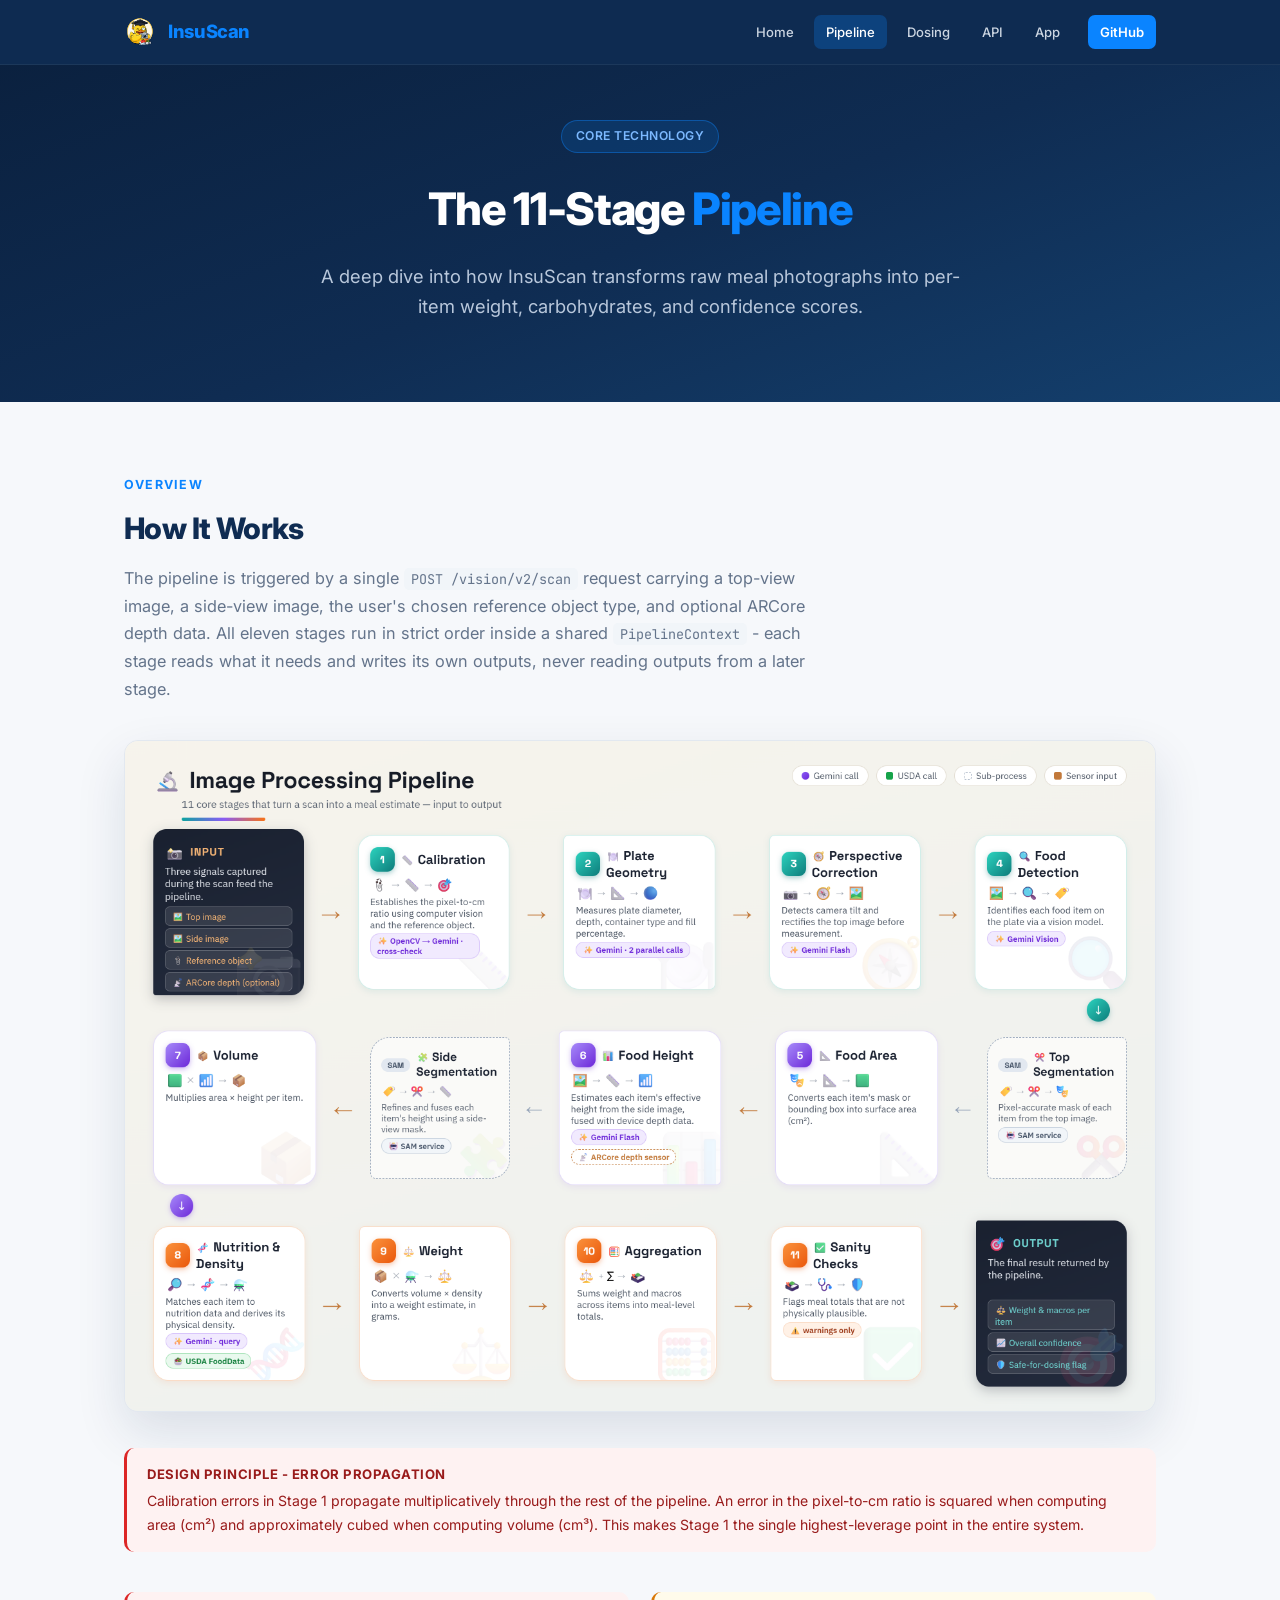
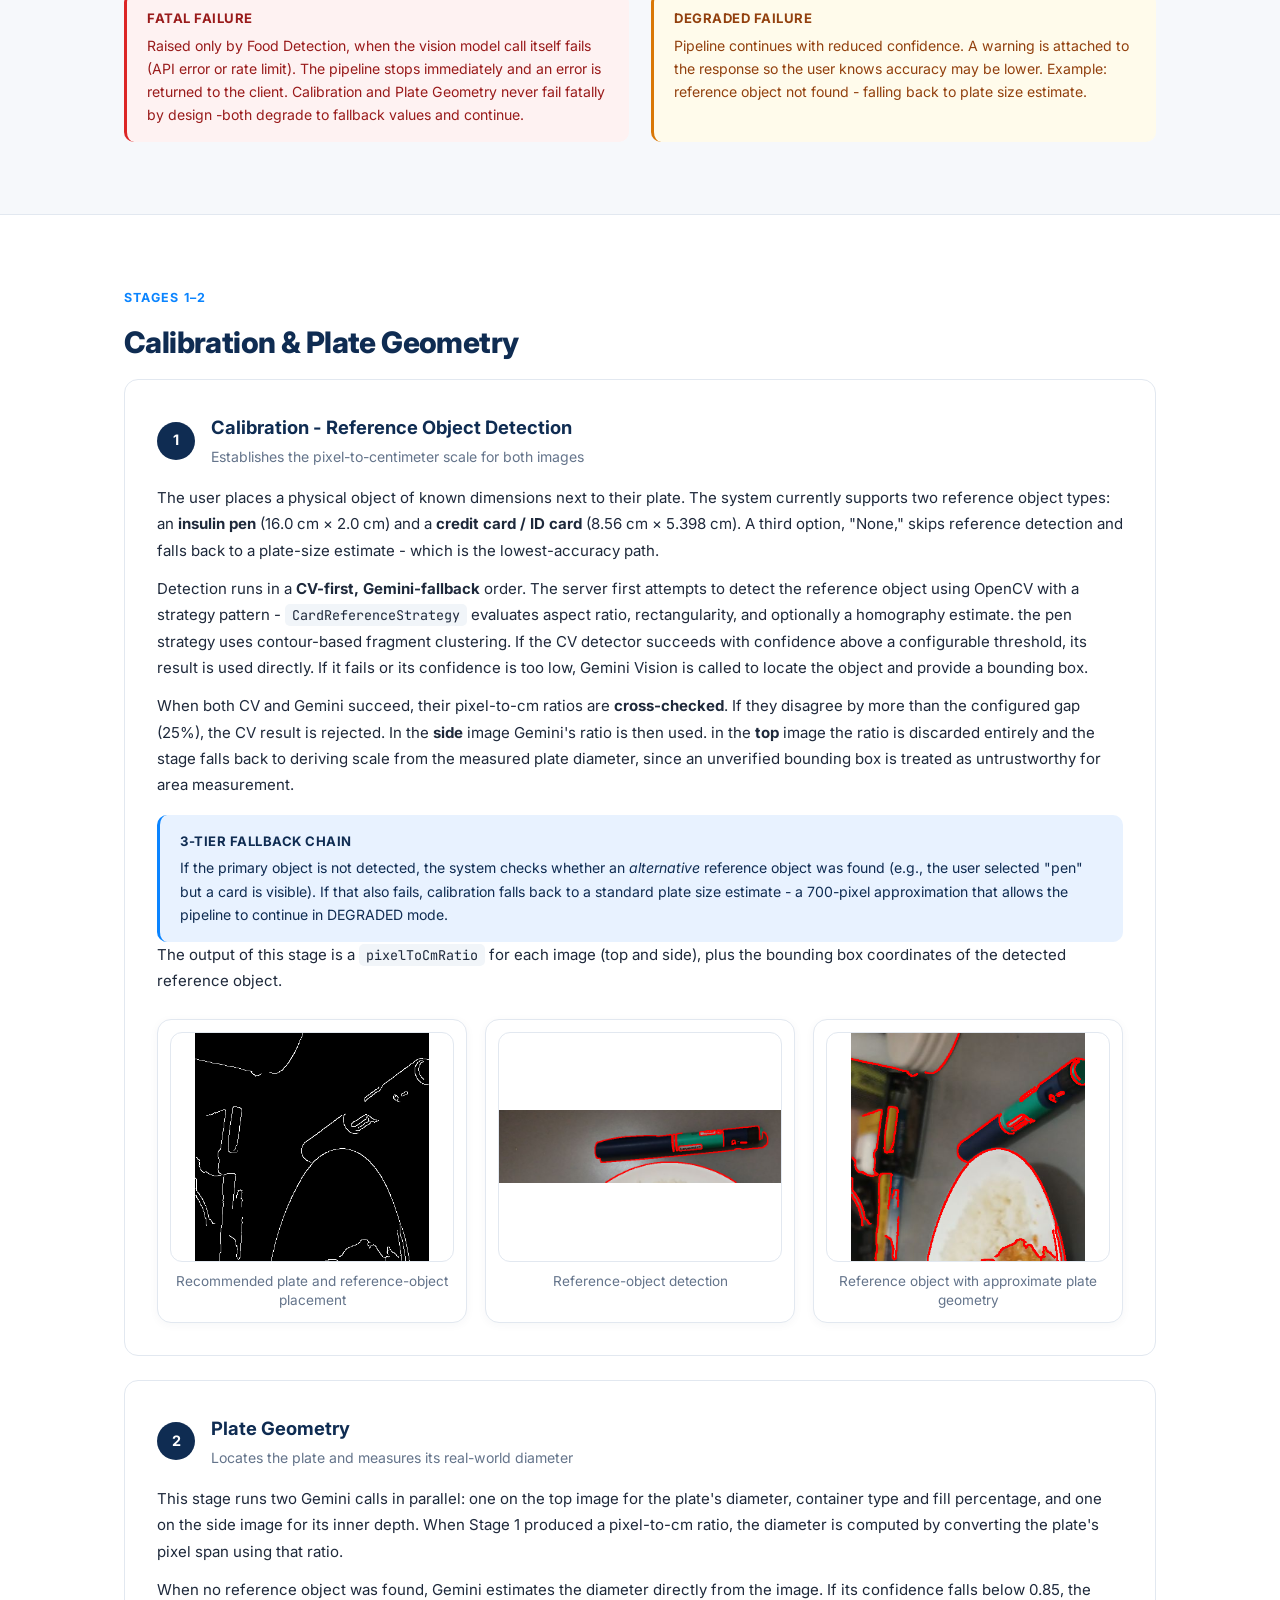
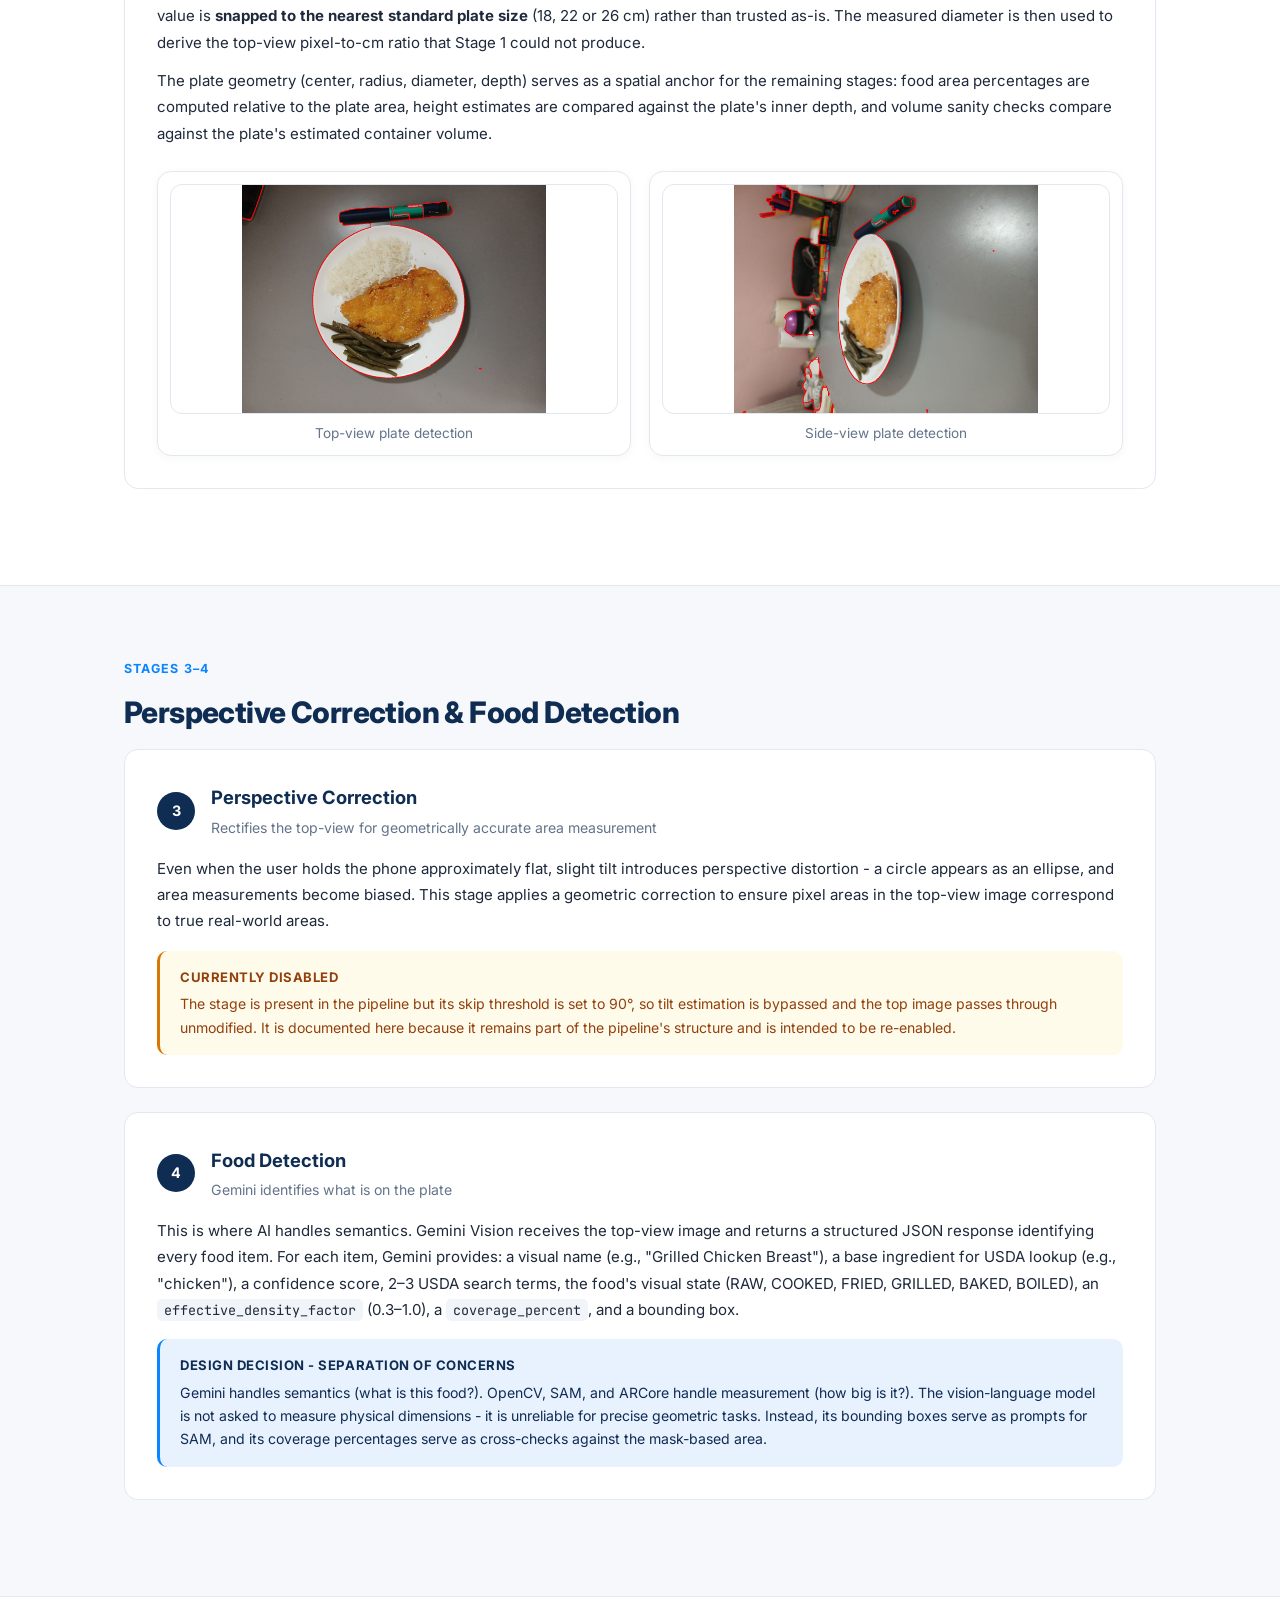
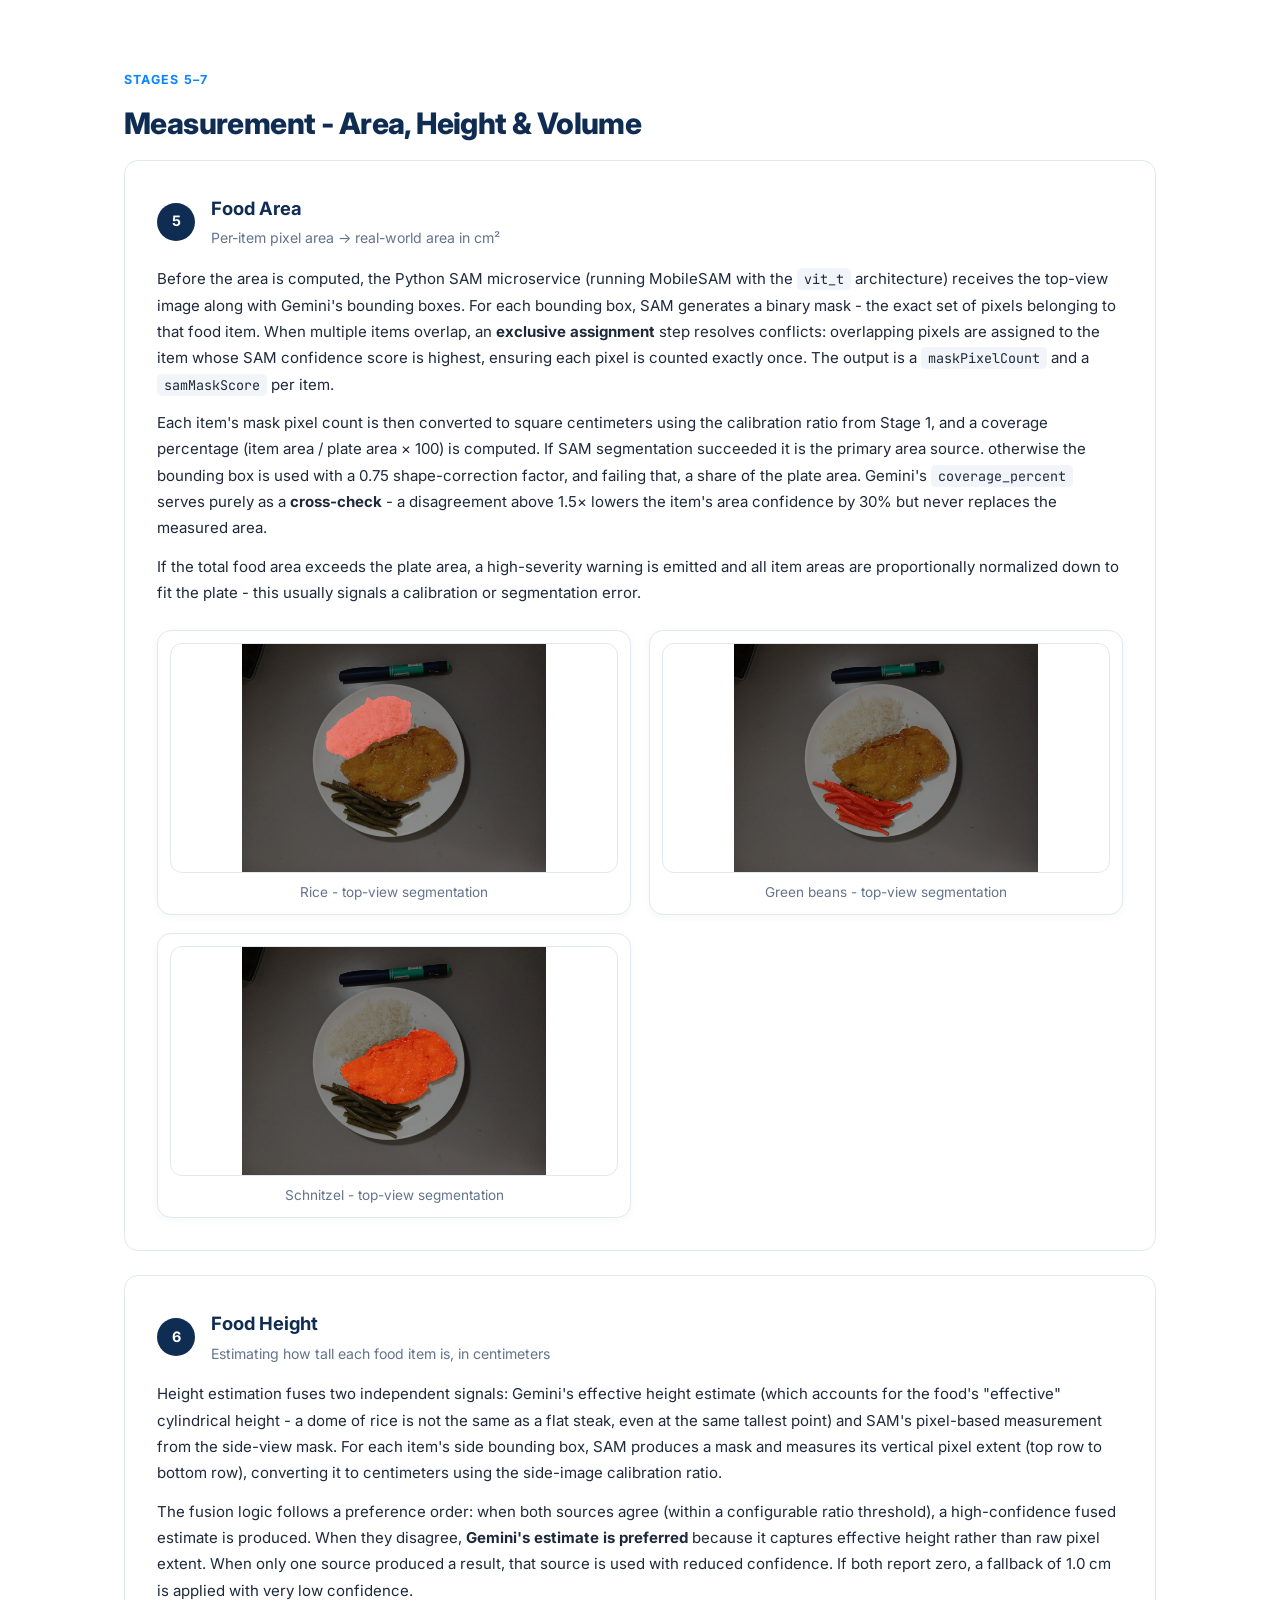
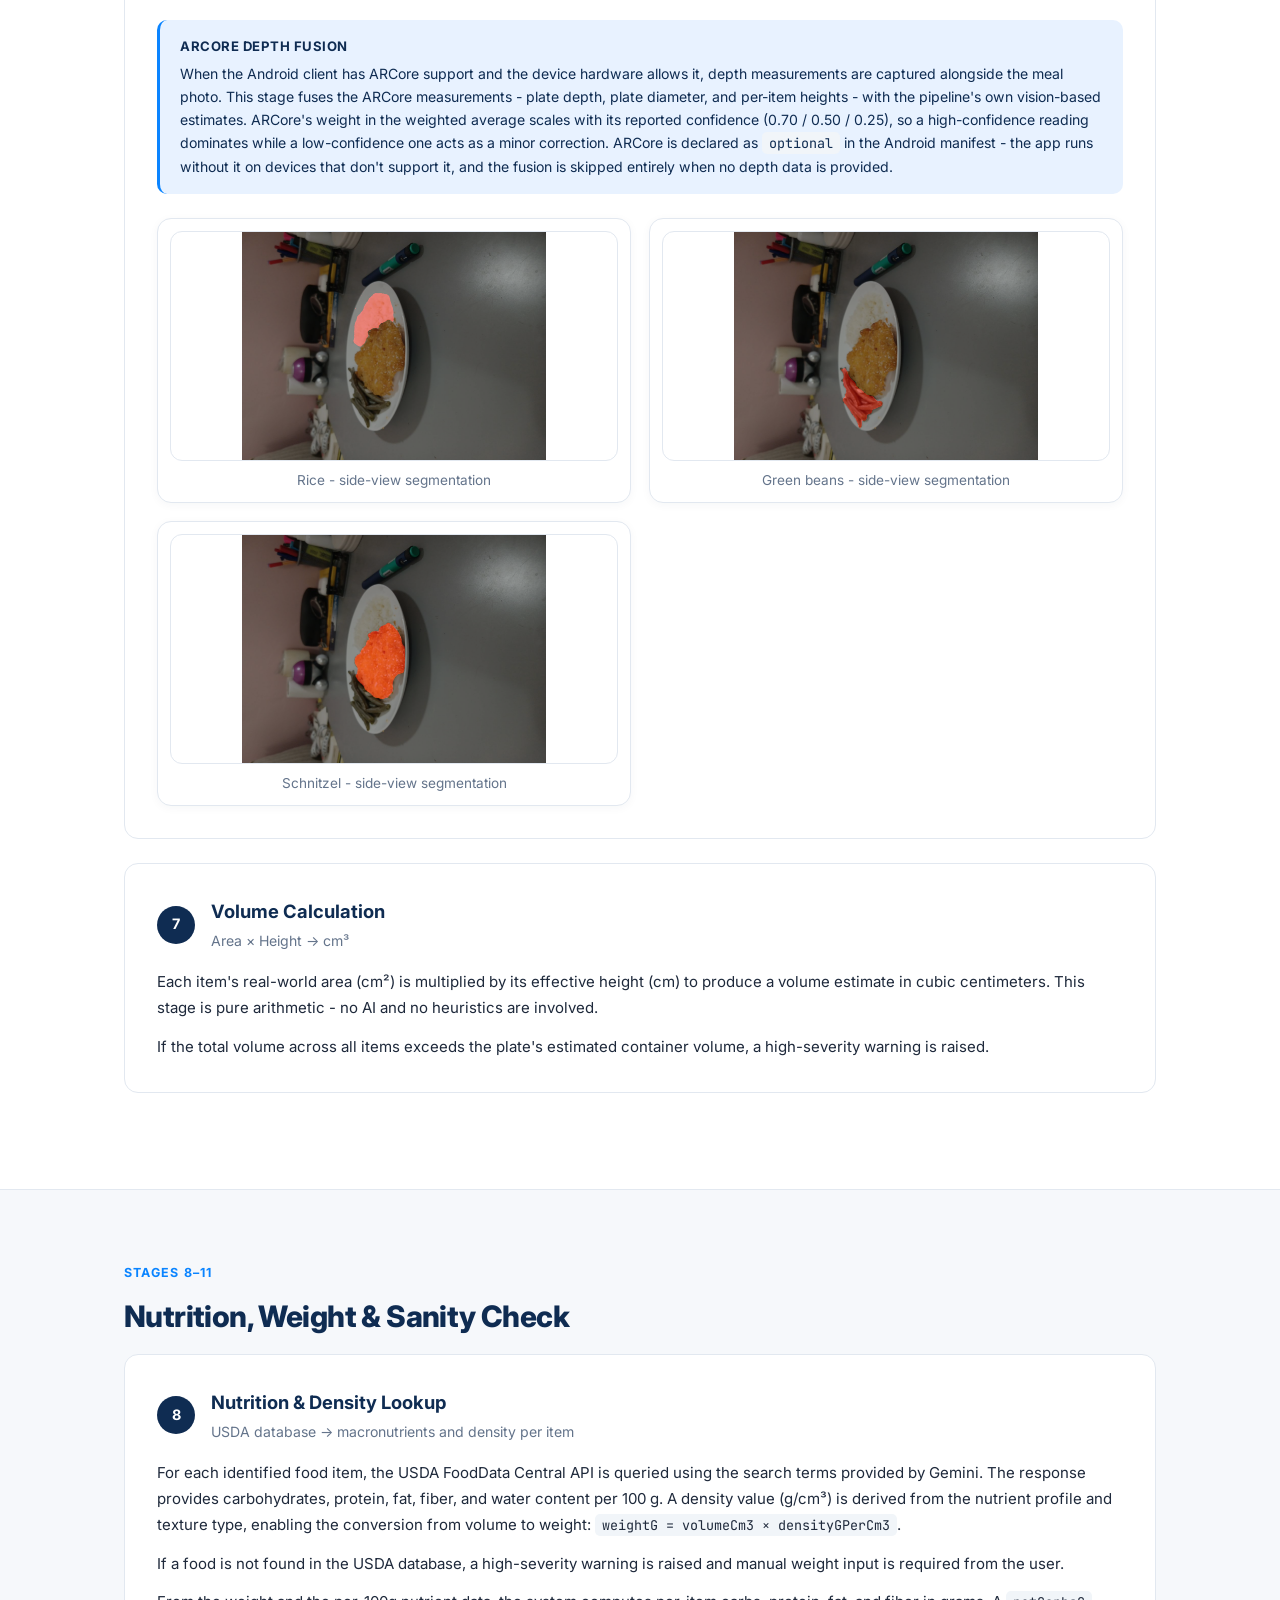
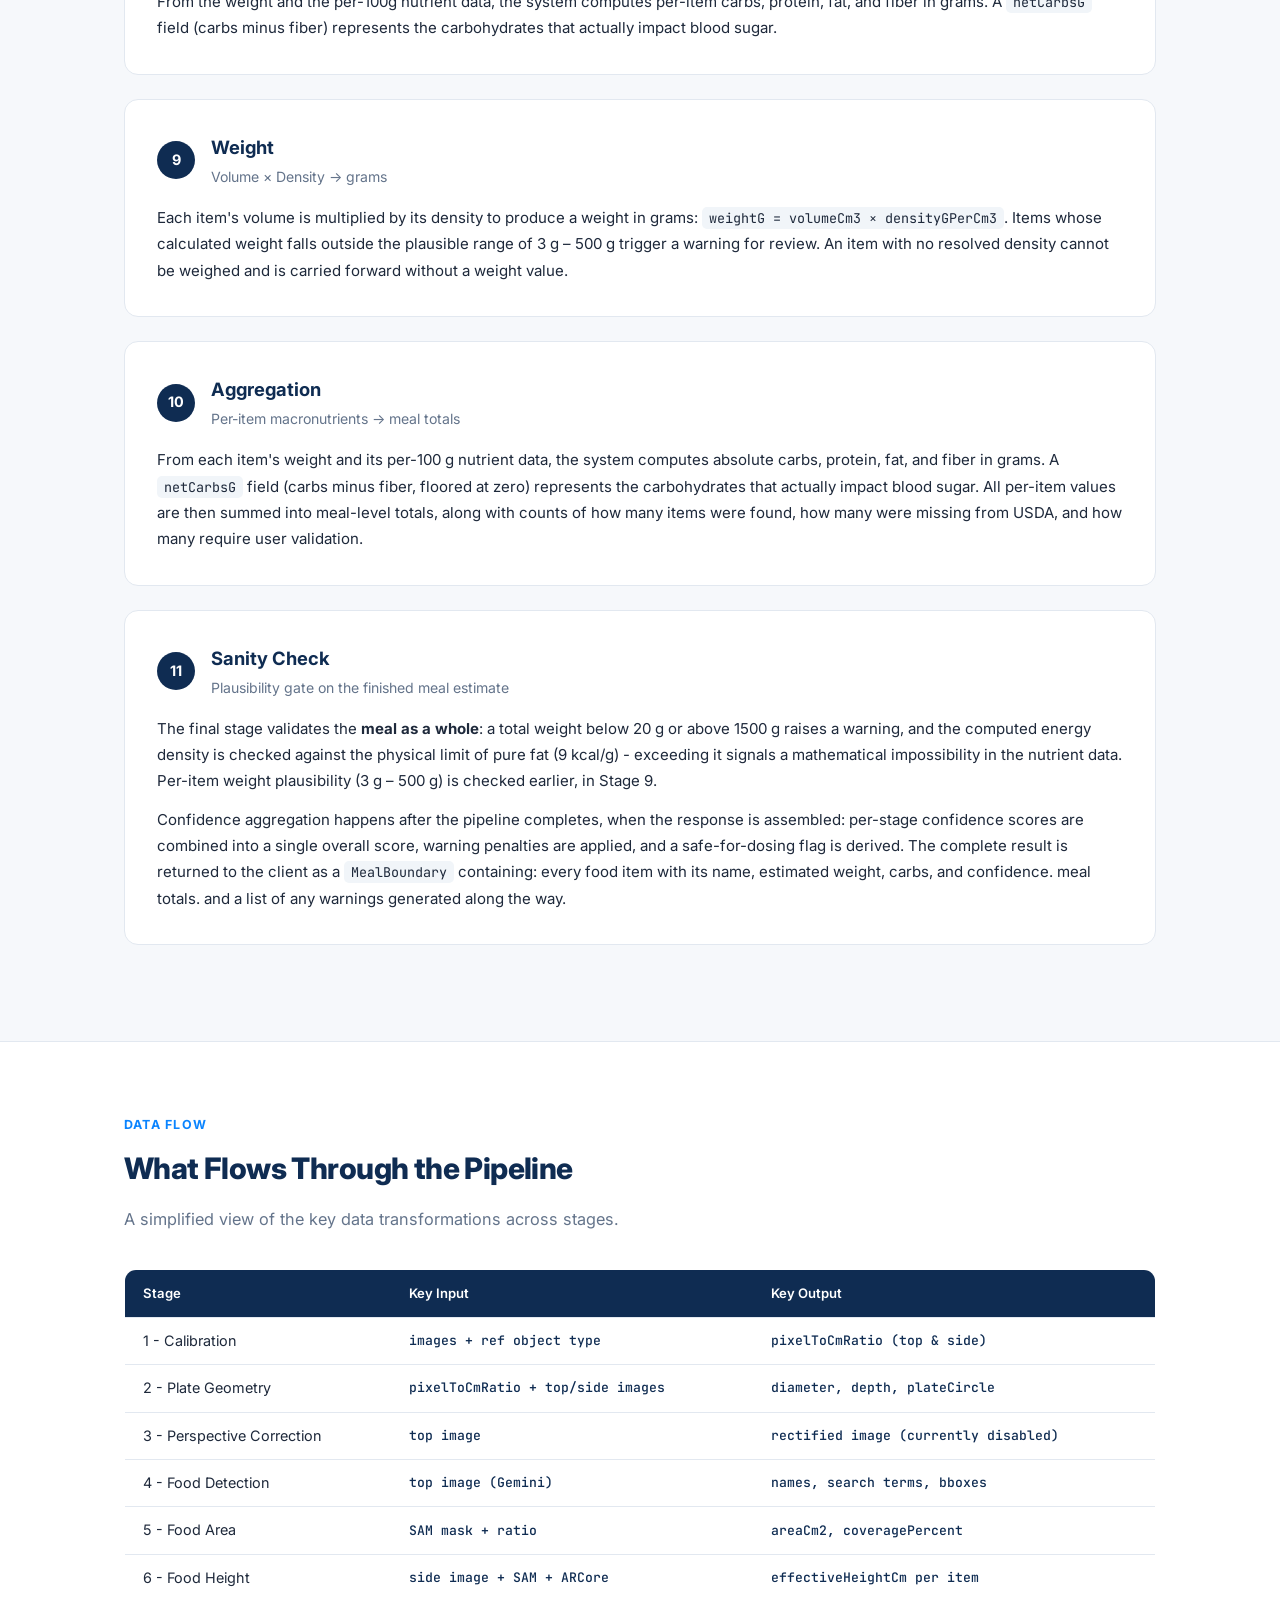
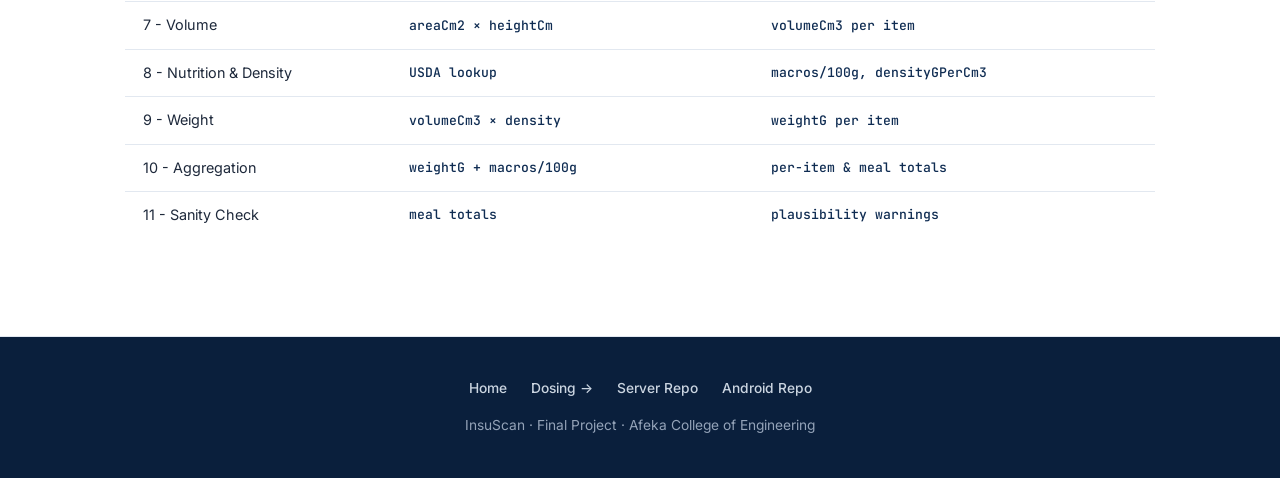
<file: docs/pipeline.html>
<!DOCTYPE html>
<html lang="en">
<head>
<meta charset="UTF-8">
<meta name="viewport" content="width=device-width, initial-scale=1.0">
<title>Pipeline Deep-Dive - InsuScan Documentation</title>
<link rel="stylesheet" href="style.css">
</head>
<body>
<nav>
  <div class="nav-inner">
    <a class="brand" href="index.html">
  <img
    class="brand-logo"
    src="images/insu_icon.svg"
    alt="InsuScan logo"
    width="32"
    height="32"
  >
  <span class="brand-text">
    Insu<span class="brand-accent">Scan</span>
  </span>
</a>
    <button
      class="menu-toggle"
      type="button"
      aria-label="Open navigation menu"
      aria-expanded="false"
      aria-controls="primary-navigation"
    >
      <span></span>
      <span></span>
      <span></span>
    </button>
    <div class="nav-links" id="primary-navigation">
      <a href="index.html">Home</a>
      <a href="pipeline.html" class="active">Pipeline</a>
      <a href="insulin.html">Dosing</a>
      <a href="api.html">API</a>
      <a href="client.html">App</a>
      <a class="gh" href="https://github.com/NimiB2/insuscan-server" target="_blank">GitHub</a>
    </div>
  </div>
</nav>
<header class="page-header compact">
  <div class="container">
    <div class="badge">Core Technology</div>
    <h1>The 11-Stage <span>Pipeline</span></h1>
    <p class="tagline">A deep dive into how InsuScan transforms raw meal photographs into per-item weight, carbohydrates, and confidence scores.</p>
  </div>
</header>
<!-- Overview -->
<section>
  <div class="container">
    <div class="section-label">Overview</div>
    <h2>How It Works</h2>
    <p class="section-intro">
      The pipeline is triggered by a single <code>POST /vision/v2/scan</code> request carrying a top-view image, a side-view image, the user's chosen reference object type, and optional ARCore depth data. All eleven stages run in strict order inside a shared <code>PipelineContext</code> - each stage reads what it needs and writes its own outputs, never reading outputs from a later stage.
    </p>
    <img class="diagram" src="images/InsuScanProcessingPipelineDiagram.png" alt="InsuScan 11-stage food estimation pipeline">
    <div class="detail-box danger" style="margin-top:28px">
      <strong>DESIGN PRINCIPLE - ERROR PROPAGATION</strong>
      Calibration errors in Stage 1 propagate multiplicatively through the rest of the pipeline. An error in the pixel-to-cm ratio is squared when computing area (cm²) and approximately cubed when computing volume (cm³). This makes Stage 1 the single highest-leverage point in the entire system.
    </div>
    <div class="two-col" style="margin-top:24px">
      <div class="detail-box danger">
        <strong>FATAL FAILURE</strong>
        Raised only by Food Detection, when the vision model call itself fails (API error or rate limit). The pipeline stops immediately and an error is returned to the client. Calibration and Plate Geometry never fail fatally by design -both degrade to fallback values and continue.
      </div>
      <div class="detail-box warning">
        <strong>DEGRADED FAILURE</strong>
        Pipeline continues with reduced confidence. A warning is attached to the response so the user knows accuracy may be lower. Example: reference object not found - falling back to plate size estimate.
      </div>
    </div>
  </div>
</section>
<!-- Stage 1 -->
<section class="alt">
  <div class="container">
    <div class="section-label">Stages 1–2</div>
    <h2>Calibration &amp; Plate Geometry</h2>
    <div class="stage-deep">
      <div class="stage-head">
        <div class="stage-num">1</div>
        <div>
          <h3>Calibration - Reference Object Detection</h3>
          <div class="subtitle">Establishes the pixel-to-centimeter scale for both images</div>
        </div>
      </div>
      <div class="body">
        <p>
          The user places a physical object of known dimensions next to their plate. The system currently supports two reference object types: an <strong>insulin pen</strong> (16.0 cm × 2.0 cm) and a <strong>credit card / ID card</strong> (8.56 cm × 5.398 cm). A third option, "None," skips reference detection and falls back to a plate-size estimate - which is the lowest-accuracy path.
        </p>
        <p>
          Detection runs in a <strong>CV-first, Gemini-fallback</strong> order. The server first attempts to detect the reference object using OpenCV with a strategy pattern - <code>CardReferenceStrategy</code> evaluates aspect ratio, rectangularity, and optionally a homography estimate. the pen strategy uses contour-based fragment clustering. If the CV detector succeeds with confidence above a configurable threshold, its result is used directly. If it fails or its confidence is too low, Gemini Vision is called to locate the object and provide a bounding box.
        </p>
        <p>
          When both CV and Gemini succeed, their pixel-to-cm ratios are <strong>cross-checked</strong>. If they disagree by more than the configured gap (25%), the CV result is rejected. In the <strong>side</strong> image Gemini's ratio is then used. in the <strong>top</strong> image the ratio is discarded entirely and the stage falls back to deriving scale from the measured plate diameter, since an unverified bounding box is treated as untrustworthy for area measurement.
        </p>
        <div class="detail-box insight">
          <strong>3-TIER FALLBACK CHAIN</strong>
          If the primary object is not detected, the system checks whether an <em>alternative</em> reference object was found (e.g., the user selected "pen" but a card is visible). If that also fails, calibration falls back to a standard plate size estimate - a 700-pixel approximation that allows the pipeline to continue in DEGRADED mode.
        </div>
        <p>
          The output of this stage is a <code>pixelToCmRatio</code> for each image (top and side), plus the bounding box coordinates of the detected reference object.
        </p>
        <div class="image-gallery three-columns">
  <figure class="image-figure">
    <img
      class="doc-image"
      src="images/Drawing a plate and an object.png"
      alt="Meal plate with a reference object positioned beside it"
      loading="lazy"
    >
    <figcaption>
      Recommended plate and reference-object placement
    </figcaption>
  </figure>
  <figure class="image-figure">
    <img
      class="doc-image"
      src="images/Reference object.png"
      alt="Detected physical reference object"
      loading="lazy"
    >
    <figcaption>
      Reference-object detection
    </figcaption>
  </figure>
  <figure class="image-figure">
    <img
      class="doc-image"
      src="images/Reference object and approximate plate.png"
      alt="Reference object and approximate plate detection"
      loading="lazy"
    >
    <figcaption>
      Reference object with approximate plate geometry
    </figcaption>
  </figure>
</div>
      </div>
    </div>
    <div class="stage-deep">
      <div class="stage-head">
        <div class="stage-num">2</div>
        <div>
          <h3>Plate Geometry</h3>
          <div class="subtitle">Locates the plate and measures its real-world diameter</div>
        </div>
      </div>
      <div class="body">
        <p>
          This stage runs two Gemini calls in parallel: one on the top image for the plate's diameter, container type and fill percentage, and one on the side image for its inner depth. When Stage 1 produced a pixel-to-cm ratio, the diameter is computed by converting the plate's pixel span using that ratio.
        </p>
        <p>
          When no reference object was found, Gemini estimates the diameter directly from the image. If its confidence falls below 0.85, the value is <strong>snapped to the nearest standard plate size</strong> (18, 22 or 26 cm) rather than trusted as-is. The measured diameter is then used to derive the top-view pixel-to-cm ratio that Stage 1 could not produce.
        </p>
        <p>
          The plate geometry (center, radius, diameter, depth) serves as a spatial anchor for the remaining stages: food area percentages are computed relative to the plate area, height estimates are compared against the plate's inner depth, and volume sanity checks compare against the plate's estimated container volume.
        </p>
        <div class="image-gallery">
  <figure class="image-figure">
    <img
      class="doc-image"
      src="images/Plate top.png"
      alt="Plate detection from the top-view image"
      loading="lazy"
    >
    <figcaption>
      Top-view plate detection
    </figcaption>
  </figure>
  <figure class="image-figure">
    <img
      class="doc-image"
      src="images/Plate side.png"
      alt="Plate detection from the side-view image"
      loading="lazy"
    >
    <figcaption>
      Side-view plate detection
    </figcaption>
  </figure>
</div>
      </div>
    </div>
  </div>
</section>
<!-- Stages 3–4 -->
<section>
  <div class="container">
    <div class="section-label">Stages 3–4</div>
    <h2>Perspective Correction &amp; Food Detection</h2>
    <div class="stage-deep">
      <div class="stage-head">
        <div class="stage-num">3</div>
        <div>
          <h3>Perspective Correction</h3>
          <div class="subtitle">Rectifies the top-view for geometrically accurate area measurement</div>
        </div>
      </div>
      <div class="body">
        <p>
          Even when the user holds the phone approximately flat, slight tilt introduces perspective distortion - a circle appears as an ellipse, and area measurements become biased. This stage applies a geometric correction to ensure pixel areas in the top-view image correspond to true real-world areas.
        </p>
        <div class="detail-box warning">
          <strong>CURRENTLY DISABLED</strong>
          The stage is present in the pipeline but its skip threshold is set to 90°, so tilt estimation is bypassed and the top image passes through unmodified. It is documented here because it remains part of the pipeline's structure and is intended to be re-enabled.
        </div>
      </div>
    </div>
    <div class="stage-deep">
      <div class="stage-head">
        <div class="stage-num">4</div>
        <div>
          <h3>Food Detection</h3>
          <div class="subtitle">Gemini identifies what is on the plate</div>
        </div>
      </div>
      <div class="body">
        <p>
          This is where AI handles semantics. Gemini Vision receives the top-view image and returns a structured JSON response identifying every food item. For each item, Gemini provides: a visual name (e.g., "Grilled Chicken Breast"), a base ingredient for USDA lookup (e.g., "chicken"), a confidence score, 2–3 USDA search terms, the food's visual state (RAW, COOKED, FRIED, GRILLED, BAKED, BOILED), an <code>effective_density_factor</code> (0.3–1.0), a <code>coverage_percent</code>, and a bounding box.
        </p>
        <div class="detail-box insight">
          <strong>DESIGN DECISION - SEPARATION OF CONCERNS</strong>
          Gemini handles semantics (what is this food?). OpenCV, SAM, and ARCore handle measurement (how big is it?). The vision-language model is not asked to measure physical dimensions - it is unreliable for precise geometric tasks. Instead, its bounding boxes serve as prompts for SAM, and its coverage percentages serve as cross-checks against the mask-based area.
        </div>
      </div>
    </div>
  </div>
</section>
<!-- Stages 5–7 -->
<section class="alt">
  <div class="container">
    <div class="section-label">Stages 5–7</div>
    <h2>Measurement - Area, Height &amp; Volume</h2>
    <div class="stage-deep">
      <div class="stage-head">
        <div class="stage-num">5</div>
        <div>
          <h3>Food Area</h3>
          <div class="subtitle">Per-item pixel area → real-world area in cm²</div>
        </div>
      </div>
      <div class="body">
        <p>
          Before the area is computed, the Python SAM microservice (running MobileSAM with the <code>vit_t</code> architecture) receives the top-view image along with Gemini's bounding boxes. For each bounding box, SAM generates a binary mask - the exact set of pixels belonging to that food item. When multiple items overlap, an <strong>exclusive assignment</strong> step resolves conflicts: overlapping pixels are assigned to the item whose SAM confidence score is highest, ensuring each pixel is counted exactly once. The output is a <code>maskPixelCount</code> and a <code>samMaskScore</code> per item.
        </p>
        <p>
          Each item's mask pixel count is then converted to square centimeters using the calibration ratio from Stage 1, and a coverage percentage (item area / plate area × 100) is computed. If SAM segmentation succeeded it is the primary area source. otherwise the bounding box is used with a 0.75 shape-correction factor, and failing that, a share of the plate area. Gemini's <code>coverage_percent</code> serves purely as a <strong>cross-check</strong> - a disagreement above 1.5× lowers the item's area confidence by 30% but never replaces the measured area.
        </p>
        <p>
          If the total food area exceeds the plate area, a high-severity warning is emitted and all item areas are proportionally normalized down to fit the plate - this usually signals a calibration or segmentation error.
        </p>
        <div class="image-gallery">
  <figure class="image-figure">
    <img
      class="doc-image"
      src="images/Rice segmentation top.png"
      alt="Rice segmentation from the top view"
      loading="lazy"
    >
    <figcaption>Rice - top-view segmentation</figcaption>
  </figure>
  <figure class="image-figure">
    <img
      class="doc-image"
      src="images/Green bean segmentation top.png"
      alt="Green bean segmentation from the top view"
      loading="lazy"
    >
    <figcaption>Green beans - top-view segmentation</figcaption>
  </figure>
  <figure class="image-figure">
    <img
      class="doc-image"
      src="images/Schnitzel segmentation top.png"
      alt="Schnitzel segmentation from the top view"
      loading="lazy"
    >
    <figcaption>Schnitzel - top-view segmentation</figcaption>
  </figure>
</div>
      </div>
    </div>
    <div class="stage-deep">
      <div class="stage-head">
        <div class="stage-num">6</div>
        <div>
          <h3>Food Height</h3>
          <div class="subtitle">Estimating how tall each food item is, in centimeters</div>
        </div>
      </div>
      <div class="body">
        <p>
          Height estimation fuses two independent signals: Gemini's effective height estimate (which accounts for the food's "effective" cylindrical height - a dome of rice is not the same as a flat steak, even at the same tallest point) and SAM's pixel-based measurement from the side-view mask. For each item's side bounding box, SAM produces a mask and measures its vertical pixel extent (top row to bottom row), converting it to centimeters using the side-image calibration ratio.
        </p>
        <p>
          The fusion logic follows a preference order: when both sources agree (within a configurable ratio threshold), a high-confidence fused estimate is produced. When they disagree, <strong>Gemini's estimate is preferred</strong> because it captures effective height rather than raw pixel extent. When only one source produced a result, that source is used with reduced confidence. If both report zero, a fallback of 1.0 cm is applied with very low confidence.
        </p>
        <div class="detail-box insight">
          <strong>ARCORE DEPTH FUSION</strong>
          When the Android client has ARCore support and the device hardware allows it, depth measurements are captured alongside the meal photo. This stage fuses the ARCore measurements - plate depth, plate diameter, and per-item heights - with the pipeline's own vision-based estimates. ARCore's weight in the weighted average scales with its reported confidence (0.70 / 0.50 / 0.25), so a high-confidence reading dominates while a low-confidence one acts as a minor correction. ARCore is declared as <code>optional</code> in the Android manifest - the app runs without it on devices that don't support it, and the fusion is skipped entirely when no depth data is provided.
        </div>
        <div class="image-gallery">
  <figure class="image-figure">
    <img
      class="doc-image"
      src="images/Rice segmentation side.png"
      alt="Rice segmentation from the side view"
      loading="lazy"
    >
    <figcaption>Rice - side-view segmentation</figcaption>
  </figure>
  <figure class="image-figure">
    <img
      class="doc-image"
      src="images/Green bean segmentation side.png"
      alt="Green bean segmentation from the side view"
      loading="lazy"
    >
    <figcaption>Green beans - side-view segmentation</figcaption>
  </figure>
  <figure class="image-figure">
    <img
      class="doc-image"
      src="images/Schnitzel segmentation side.png"
      alt="Schnitzel segmentation from the side view"
      loading="lazy"
    >
    <figcaption>Schnitzel - side-view segmentation</figcaption>
  </figure>
</div>
      </div>
    </div>
    <div class="stage-deep">
      <div class="stage-head">
        <div class="stage-num">7</div>
        <div>
          <h3>Volume Calculation</h3>
          <div class="subtitle">Area × Height → cm³</div>
        </div>
      </div>
      <div class="body">
        <p>
          Each item's real-world area (cm²) is multiplied by its effective height (cm) to produce a volume estimate in cubic centimeters. This stage is pure arithmetic - no AI and no heuristics are involved.
        </p>
        <p>
          If the total volume across all items exceeds the plate's estimated container volume, a high-severity warning is raised.
        </p>
      </div>
    </div>
  </div>
</section>
<!-- Stages 8–11 -->
<section>
  <div class="container">
    <div class="section-label">Stages 8–11</div>
    <h2>Nutrition, Weight &amp; Sanity Check</h2>
    <div class="stage-deep">
      <div class="stage-head">
        <div class="stage-num">8</div>
        <div>
          <h3>Nutrition &amp; Density Lookup</h3>
          <div class="subtitle">USDA database → macronutrients and density per item</div>
        </div>
      </div>
      <div class="body">
        <p>
          For each identified food item, the USDA FoodData Central API is queried using the search terms provided by Gemini. The response provides carbohydrates, protein, fat, fiber, and water content per 100 g. A density value (g/cm³) is derived from the nutrient profile and texture type, enabling the conversion from volume to weight: <code>weightG = volumeCm3 × densityGPerCm3</code>.
        </p>
        <p>
          If a food is not found in the USDA database, a high-severity warning is raised and manual weight input is required from the user.
        </p>
        <p>
          From the weight and the per-100g nutrient data, the system computes per-item carbs, protein, fat, and fiber in grams. A <code>netCarbsG</code> field (carbs minus fiber) represents the carbohydrates that actually impact blood sugar.
        </p>
      </div>
    </div>
    <div class="stage-deep">
      <div class="stage-head">
        <div class="stage-num">9</div>
        <div>
          <h3>Weight</h3>
          <div class="subtitle">Volume × Density → grams</div>
        </div>
      </div>
      <div class="body">
        <p>
          Each item's volume is multiplied by its density to produce a weight in grams: <code>weightG = volumeCm3 × densityGPerCm3</code>. Items whose calculated weight falls outside the plausible range of 3 g – 500 g trigger a warning for review. An item with no resolved density cannot be weighed and is carried forward without a weight value.
        </p>
      </div>
    </div>
    <div class="stage-deep">
      <div class="stage-head">
        <div class="stage-num">10</div>
        <div>
          <h3>Aggregation</h3>
          <div class="subtitle">Per-item macronutrients → meal totals</div>
        </div>
      </div>
      <div class="body">
        <p>
          From each item's weight and its per-100 g nutrient data, the system computes absolute carbs, protein, fat, and fiber in grams. A <code>netCarbsG</code> field (carbs minus fiber, floored at zero) represents the carbohydrates that actually impact blood sugar. All per-item values are then summed into meal-level totals, along with counts of how many items were found, how many were missing from USDA, and how many require user validation.
        </p>
      </div>
    </div>
    <div class="stage-deep">
      <div class="stage-head">
        <div class="stage-num">11</div>
        <div>
          <h3>Sanity Check</h3>
          <div class="subtitle">Plausibility gate on the finished meal estimate</div>
        </div>
      </div>
      <div class="body">
        <p>
          The final stage validates the <strong>meal as a whole</strong>: a total weight below 20 g or above 1500 g raises a warning, and the computed energy density is checked against the physical limit of pure fat (9 kcal/g) - exceeding it signals a mathematical impossibility in the nutrient data. Per-item weight plausibility (3 g – 500 g) is checked earlier, in Stage 9.
        </p>
        <p>
          Confidence aggregation happens after the pipeline completes, when the response is assembled: per-stage confidence scores are combined into a single overall score, warning penalties are applied, and a safe-for-dosing flag is derived. The complete result is returned to the client as a <code>MealBoundary</code> containing: every food item with its name, estimated weight, carbs, and confidence. meal totals. and a list of any warnings generated along the way.
        </p>
      </div>
    </div>
  </div>
</section>
<!-- Data Flow Summary -->
<section class="alt">
  <div class="container">
    <div class="section-label">Data Flow</div>
    <h2>What Flows Through the Pipeline</h2>
    <p class="section-intro">A simplified view of the key data transformations across stages.</p>
    <table>
      <tr><th>Stage</th><th>Key Input</th><th>Key Output</th></tr>
      <tr><td>1 - Calibration</td><td class="mono">images + ref object type</td><td class="mono">pixelToCmRatio (top & side)</td></tr>
      <tr><td>2 - Plate Geometry</td><td class="mono">pixelToCmRatio + top/side images</td><td class="mono">diameter, depth, plateCircle</td></tr>
      <tr><td>3 - Perspective Correction</td><td class="mono">top image</td><td class="mono">rectified image (currently disabled)</td></tr>
      <tr><td>4 - Food Detection</td><td class="mono">top image (Gemini)</td><td class="mono">names, search terms, bboxes</td></tr>
      <tr><td>5 - Food Area</td><td class="mono">SAM mask + ratio</td><td class="mono">areaCm2, coveragePercent</td></tr>
      <tr><td>6 - Food Height</td><td class="mono">side image + SAM + ARCore</td><td class="mono">effectiveHeightCm per item</td></tr>
      <tr><td>7 - Volume</td><td class="mono">areaCm2 × heightCm</td><td class="mono">volumeCm3 per item</td></tr>
      <tr><td>8 - Nutrition & Density</td><td class="mono">USDA lookup</td><td class="mono">macros/100g, densityGPerCm3</td></tr>
      <tr><td>9 - Weight</td><td class="mono">volumeCm3 × density</td><td class="mono">weightG per item</td></tr>
      <tr><td>10 - Aggregation</td><td class="mono">weightG + macros/100g</td><td class="mono">per-item & meal totals</td></tr>
      <tr><td>11 - Sanity Check</td><td class="mono">meal totals</td><td class="mono">plausibility warnings</td></tr>
    </table>
  </div>
</section>
<footer>
  <div class="container">
    <div class="footer-links">
      <a href="index.html">Home</a>
      <a href="insulin.html">Dosing →</a>
      <a href="https://github.com/NimiB2/insuscan-server" target="_blank">Server Repo</a>
      <a href="https://github.com/DanielSelas/InsuScan---AndoridApp" target="_blank">Android Repo</a>
    </div>
    <p>InsuScan · Final Project · Afeka College of Engineering</p>
  </div>
</footer>
<script src="script.js"></script>
</body>
</html>
</file>
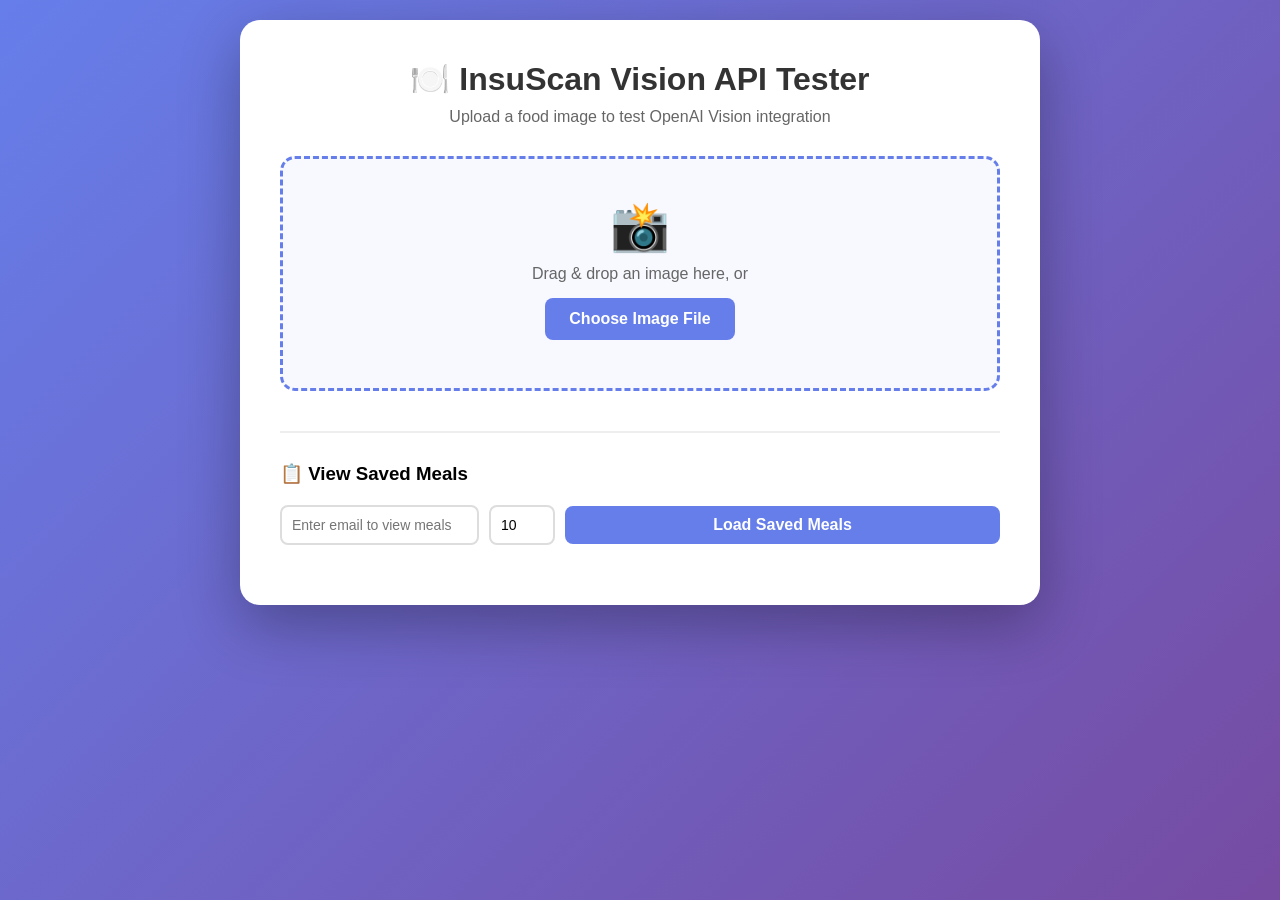
<file: src/main/resources/static/test-vision.html>
<!DOCTYPE html>
<html lang="en">
<head>
    <meta charset="UTF-8">
    <meta name="viewport" content="width=device-width, initial-scale=1.0">
    <title>InsuScan Vision API Tester</title>
    <style>
        * {
            margin: 0;
            padding: 0;
            box-sizing: border-box;
        }
        
        body {
            font-family: 'Segoe UI', Tahoma, Geneva, Verdana, sans-serif;
            background: linear-gradient(135deg, #667eea 0%, #764ba2 100%);
            min-height: 100vh;
            padding: 20px;
        }
        
        .container {
            max-width: 800px;
            margin: 0 auto;
            background: white;
            border-radius: 20px;
            box-shadow: 0 20px 60px rgba(0,0,0,0.3);
            padding: 40px;
        }
        
        h1 {
            color: #333;
            margin-bottom: 10px;
            text-align: center;
        }
        
        .subtitle {
            text-align: center;
            color: #666;
            margin-bottom: 30px;
        }
        
        .upload-area {
            border: 3px dashed #667eea;
            border-radius: 15px;
            padding: 40px;
            text-align: center;
            background: #f8f9ff;
            margin-bottom: 20px;
            cursor: pointer;
            transition: all 0.3s;
        }
        
        .upload-area:hover {
            border-color: #764ba2;
            background: #f0f2ff;
        }
        
        .upload-area.dragover {
            border-color: #764ba2;
            background: #e8ebff;
        }
        
        .upload-icon {
            font-size: 48px;
            margin-bottom: 10px;
        }
        
        input[type="file"] {
            display: none;
        }
        
        .file-label {
            display: inline-block;
            padding: 12px 24px;
            background: #667eea;
            color: white;
            border-radius: 8px;
            cursor: pointer;
            font-weight: 600;
            transition: background 0.3s;
        }
        
        .file-label:hover {
            background: #764ba2;
        }
        
        .preview-section {
            margin-top: 20px;
            display: none;
        }
        
        .preview-section.active {
            display: block;
        }
        
        .image-preview {
            max-width: 100%;
            max-height: 300px;
            border-radius: 10px;
            margin: 20px 0;
            box-shadow: 0 4px 10px rgba(0,0,0,0.1);
        }
        
        .form-group {
            margin-bottom: 20px;
        }
        
        label {
            display: block;
            margin-bottom: 8px;
            color: #333;
            font-weight: 600;
        }
        
        input[type="text"] {
            width: 100%;
            padding: 12px;
            border: 2px solid #ddd;
            border-radius: 8px;
            font-size: 14px;
            transition: border-color 0.3s;
        }
        
        input[type="text"]:focus {
            outline: none;
            border-color: #667eea;
        }
        
        button {
            width: 100%;
            padding: 15px;
            background: linear-gradient(135deg, #667eea 0%, #764ba2 100%);
            color: white;
            border: none;
            border-radius: 8px;
            font-size: 16px;
            font-weight: 600;
            cursor: pointer;
            transition: transform 0.2s;
        }
        
        button:hover {
            transform: translateY(-2px);
        }
        
        button:disabled {
            opacity: 0.6;
            cursor: not-allowed;
            transform: none;
        }
        
        .loading {
            display: none;
            text-align: center;
            margin: 20px 0;
        }
        
        .loading.active {
            display: block;
        }
        
        .spinner {
            border: 4px solid #f3f3f3;
            border-top: 4px solid #667eea;
            border-radius: 50%;
            width: 40px;
            height: 40px;
            animation: spin 1s linear infinite;
            margin: 0 auto;
        }
        
        @keyframes spin {
            0% { transform: rotate(0deg); }
            100% { transform: rotate(360deg); }
        }
        
        .result-section {
            margin-top: 30px;
            display: none;
        }
        
        .result-section.active {
            display: block;
        }
        
        .result-box {
            background: #f8f9ff;
            border-radius: 10px;
            padding: 20px;
            margin-top: 15px;
        }
        
        .success {
            border-left: 4px solid #4caf50;
        }
        
        .error {
            border-left: 4px solid #f44336;
        }
        
        .food-item {
            background: white;
            padding: 15px;
            margin: 10px 0;
            border-radius: 8px;
            display: flex;
            justify-content: space-between;
            align-items: center;
            box-shadow: 0 2px 5px rgba(0,0,0,0.1);
        }
        
        .food-name {
            font-weight: 600;
            color: #333;
        }
        
        .food-confidence {
            color: #667eea;
            font-weight: 600;
        }
        
        .status-badge {
            display: inline-block;
            padding: 5px 15px;
            border-radius: 20px;
            font-size: 12px;
            font-weight: 600;
            margin-bottom: 15px;
        }
        
        .status-success {
            background: #4caf50;
            color: white;
        }
        
        .status-error {
            background: #f44336;
            color: white;
        }
        
        pre {
            background: #2d2d2d;
            color: #f8f8f2;
            padding: 15px;
            border-radius: 8px;
            overflow-x: auto;
            font-size: 12px;
            margin-top: 10px;
        }
    </style>
</head>
<body>
    <div class="container">
        <h1>🍽️ InsuScan Vision API Tester</h1>
        <p class="subtitle">Upload a food image to test OpenAI Vision integration</p>
        
        <div class="upload-area" id="uploadArea">
            <div class="upload-icon">📸</div>
            <p style="margin-bottom: 15px; color: #666;">Drag & drop an image here, or</p>
            <label for="fileInput" class="file-label">Choose Image File</label>
            <input type="file" id="fileInput" accept="image/*">
        </div>
        
        <div class="preview-section" id="previewSection">
            <h3>Selected Image:</h3>
            <img id="imagePreview" class="image-preview" alt="Preview">
            
            <div class="form-group">
                <label for="email">
                    📧 Your Email <span style="color: #f44336;">*</span>
                    <small style="display: block; color: #666; font-weight: normal; margin-top: 5px;">
                        Required - Links meal to your profile for personalized insulin calculation
                    </small>
                </label>
                <input type="email" id="email" placeholder="your.email@example.com" required>
                <div id="emailHelp" style="margin-top: 8px; font-size: 12px; color: #666;">
                    <span id="userStatus"></span>
                    <a href="#" id="createUserLink" style="display: none; color: #667eea; margin-left: 10px;">Create user with this email</a>
                </div>
            </div>
            
            <div class="form-group" style="margin-top: 20px; padding-top: 20px; border-top: 1px solid #eee;">
                <label style="color: #666; font-size: 14px;">Optional: Help with portion estimation</label>
                <div style="display: grid; grid-template-columns: 1fr 1fr; gap: 15px; margin-top: 10px;">
                    <div>
                        <label for="estimatedWeight" style="font-size: 12px; font-weight: normal;">Estimated total weight (grams):</label>
                        <input type="number" id="estimatedWeight" placeholder="300" style="margin-top: 5px;">
                    </div>
                    <div>
                        <label for="portionConfidence" style="font-size: 12px; font-weight: normal;">Confidence (0.0-1.0):</label>
                        <input type="number" id="portionConfidence" placeholder="0.8" min="0" max="1" step="0.1" style="margin-top: 5px;">
                    </div>
                </div>
            </div>
            
            <button id="analyzeBtn">🔍 Analyze Image & Calculate Insulin Dose</button>
        </div>
        
        <div class="loading" id="loading">
            <div class="spinner"></div>
            <p style="margin-top: 10px; color: #666;">Analyzing image with OpenAI Vision...</p>
        </div>
        
        <div class="result-section" id="resultSection">
            <h3>Analysis Results:</h3>
            <div class="result-box" id="resultBox">
                <!-- Results will be displayed here -->
            </div>
        </div>
        
        <div style="margin-top: 40px; padding-top: 30px; border-top: 2px solid #eee;">
            <h3 style="margin-bottom: 20px;">📋 View Saved Meals</h3>
            <div style="display: flex; gap: 10px; margin-bottom: 20px; align-items: center;">
                <input type="email" id="savedMealsEmail" placeholder="Enter email to view meals" 
                       style="flex: 1; padding: 10px; border: 2px solid #ddd; border-radius: 8px; font-size: 14px;"
                       value="">
                <input type="number" id="savedMealsLimit" placeholder="Limit" 
                       value="10" min="1" max="50"
                       style="width: 80px; padding: 10px; border: 2px solid #ddd; border-radius: 8px; font-size: 14px;">
                <button id="loadSavedMealsBtn" style="padding: 10px 20px; background: #667eea; color: white; border: none; border-radius: 8px; cursor: pointer; font-weight: 600;">
                    Load Saved Meals
                </button>
            </div>
            <div id="savedMealsSection" style="display: none;">
                <div id="savedMealsList" class="result-box">
                    <!-- Saved meals will be displayed here -->
                </div>
            </div>
        </div>
    </div>

    <script>
        // Always call the same server that served this page (works on localhost, LAN IP, phone, etc.)
        const API_ORIGIN = window.location.origin;
        const apiUrl = (pathWithQuery) => new URL(pathWithQuery, API_ORIGIN).toString();

        const uploadArea = document.getElementById('uploadArea');
        const fileInput = document.getElementById('fileInput');
        const previewSection = document.getElementById('previewSection');
        const imagePreview = document.getElementById('imagePreview');
        const analyzeBtn = document.getElementById('analyzeBtn');
        const loading = document.getElementById('loading');
        const resultSection = document.getElementById('resultSection');
        const resultBox = document.getElementById('resultBox');
        const emailInput = document.getElementById('email');
        const estimatedWeightInput = document.getElementById('estimatedWeight');
        const portionConfidenceInput = document.getElementById('portionConfidence');
        const userStatus = document.getElementById('userStatus');
        const createUserLink = document.getElementById('createUserLink');
        const savedMealsEmail = document.getElementById('savedMealsEmail');
        const savedMealsLimit = document.getElementById('savedMealsLimit');
        const loadSavedMealsBtn = document.getElementById('loadSavedMealsBtn');
        const savedMealsSection = document.getElementById('savedMealsSection');
        const savedMealsList = document.getElementById('savedMealsList');
        
        let selectedFile = null;
        
        // Auto-fill saved meals email from main email input
        emailInput.addEventListener('change', () => {
            savedMealsEmail.value = emailInput.value;
        });
        
        // Load saved meals button
        loadSavedMealsBtn.addEventListener('click', async () => {
            const email = savedMealsEmail.value.trim();
            const limit = parseInt(savedMealsLimit.value) || 10;
            
            if (!email || !email.includes('@')) {
                alert('Please enter a valid email address');
                return;
            }
            
            loadSavedMealsBtn.disabled = true;
            loadSavedMealsBtn.textContent = 'Loading...';
            savedMealsList.innerHTML = '<p style="color: #666;">Loading meals...</p>';
            savedMealsSection.style.display = 'block';
            
            try {
                const url = apiUrl(`/vision/saved?email=${encodeURIComponent(email)}&limit=${limit}`);
                console.log('Loading saved meals from:', url);
                
                const response = await fetch(url);
                if (!response.ok) {
                    throw new Error(`Failed to load meals: ${response.status}`);
                }
                
                const meals = await response.json();
                console.log('Loaded meals:', meals);
                
                if (meals.length === 0) {
                    savedMealsList.innerHTML = `
                        <div style="padding: 20px; text-align: center; color: #666;">
                            <p style="font-size: 18px; margin-bottom: 10px;">📭 No saved meals found</p>
                            <p>No meals have been saved for <strong>${email}</strong> yet.</p>
                            <p style="margin-top: 10px;">Try analyzing an image above to create your first meal!</p>
                        </div>
                    `;
                } else {
                    savedMealsList.innerHTML = `
                        <div style="margin-bottom: 15px; padding: 10px; background: #e8f5e9; border-radius: 8px;">
                            <strong>✓ Found ${meals.length} saved meal${meals.length === 1 ? '' : 's'}</strong>
                        </div>
                        ${meals.map(meal => {
                            const mealId = meal.mealId ? `${meal.mealId.systemId}_${meal.mealId.mealId}` : 'N/A';
                            const scannedDate = meal.scannedAt ? new Date(meal.scannedAt).toLocaleString() : 'Unknown date';
                            const foodItems = meal.foodItems || [];
                            
                            return `
                                <div style="background: white; padding: 20px; margin: 15px 0; border-radius: 10px; box-shadow: 0 2px 8px rgba(0,0,0,0.1);">
                                    <div style="display: flex; justify-content: space-between; align-items: start; margin-bottom: 15px;">
                                        <div>
                                            <strong style="color: #333; font-size: 16px;">Meal ID:</strong>
                                            <span style="font-family: monospace; color: #667eea; margin-left: 5px;">${mealId}</span>
                                        </div>
                                        <div style="font-size: 12px; color: #666;">${scannedDate}</div>
                                    </div>
                                    
                                    ${foodItems.length > 0 ? `
                                        <div style="margin: 15px 0;">
                                            <strong style="color: #333;">Food Items (${foodItems.length}):</strong>
                                            ${foodItems.map(food => `
                                                <div style="padding: 10px; margin: 8px 0; background: #f8f9ff; border-radius: 6px; border-left: 3px solid #667eea;">
                                                    <div style="font-weight: 600; color: #333;">${food.name || 'Unknown'}</div>
                                                    <div style="font-size: 12px; color: #666; margin-top: 5px;">
                                                        ${food.quantity ? `Quantity: ${food.quantity.toFixed(2)}g` : ''}
                                                        ${food.quantity && food.carbs ? ' • ' : ''}
                                                        ${food.carbs !== null && food.carbs !== undefined ? `Carbs: ${food.carbs.toFixed(2)}g` : ''}
                                                        ${food.confidence ? ` • Confidence: ${(food.confidence * 100).toFixed(1)}%` : ''}
                                                    </div>
                                                </div>
                                            `).join('')}
                                        </div>
                                    ` : '<p style="color: #666;">No food items</p>'}
                                    
                                    ${meal.totalCarbs !== null && meal.totalCarbs !== undefined ? `
                                        <div style="padding: 12px; background: #e8f5e9; border-radius: 8px; margin: 10px 0;">
                                            <strong>Total Carbs:</strong> ${meal.totalCarbs.toFixed(2)}g
                                        </div>
                                    ` : ''}
                                    
                                    ${meal.recommendedDose !== null && meal.recommendedDose !== undefined ? `
                                        <div style="padding: 12px; background: #fff3e0; border-radius: 8px; margin: 10px 0; border-left: 4px solid #ff9800;">
                                            <strong>💉 Recommended Insulin Dose:</strong> ${meal.recommendedDose.toFixed(2)} units
                                        </div>
                                    ` : ''}
                                    
                                    ${meal.userId && meal.userId.email ? `
                                        <div style="font-size: 12px; color: #666; margin-top: 10px;">
                                            Linked to: <strong>${meal.userId.email}</strong>
                                        </div>
                                    ` : ''}
                                </div>
                            `;
                        }).join('')}
                    `;
                }
            } catch (error) {
                console.error('Error loading saved meals:', error);
                savedMealsList.innerHTML = `
                    <div style="padding: 20px; background: #ffebee; border-radius: 8px; color: #c62828;">
                        <strong>Error loading meals:</strong> ${error.message}
                    </div>
                `;
            } finally {
                loadSavedMealsBtn.disabled = false;
                loadSavedMealsBtn.textContent = 'Load Saved Meals';
            }
        });
        
        // Check if user exists when email changes
        emailInput.addEventListener('blur', checkUserExists);
        
        async function checkUserExists() {
            const email = emailInput.value.trim();
            if (!email || !email.includes('@')) {
                userStatus.innerHTML = '';
                createUserLink.style.display = 'none';
                return;
            }
            
            userStatus.innerHTML = 'Checking...';
            userStatus.style.color = '#666';
            createUserLink.style.display = 'none';
            
            try {
                // Use query parameter endpoint (more reliable for emails with @ symbol)
                const encodedEmail = encodeURIComponent(email);
                const url = apiUrl(`/users/by-email?systemId=insuscan&email=${encodedEmail}`);
                console.log('Checking user at:', url);
                console.log('Original email:', email);
                console.log('Encoded email:', encodedEmail);
                
                const response = await fetch(url, {
                    method: 'GET',
                    headers: {
                        'Accept': 'application/json'
                    }
                });
                console.log('Response status:', response.status);
                console.log('Response ok:', response.ok);
                
                if (response.ok) {
                    const userData = await response.json();
                    console.log('User data:', userData);
                    console.log('User data structure:', {
                        hasUserId: !!userData.userId,
                        userIdEmail: userData.userId?.email,
                        userIdSystemId: userData.userId?.systemId,
                        hasInsulinRatio: userData.insulinCarbRatio != null
                    });
                    
                    // UserBoundary has userId.email, not top-level email
                    const userEmail = userData.userId?.email || userData.email;
                    const userId = userData.userId?.systemId && userData.userId?.email 
                        ? userData.userId.systemId + '_' + userData.userId.email 
                        : userData.id;
                    
                    if (userData && (userEmail || userId)) {
                        const hasProfile = userData.insulinCarbRatio != null;
                        userStatus.innerHTML = hasProfile 
                            ? '✓ User found - personalized insulin calculations will be used'
                            : '✓ User found - but profile incomplete (no insulin ratio set)';
                        userStatus.style.color = '#4caf50';
                        createUserLink.style.display = 'none';
                    } else {
                        console.warn('User data structure unexpected:', userData);
                        userStatus.innerHTML = '⚠ User not found (unexpected response format)';
                        userStatus.style.color = '#ff9800';
                        createUserLink.style.display = 'inline';
                    }
                } else if (response.status === 404) {
                    const errorText = await response.text();
                    console.error('404 Error response:', errorText);
                    userStatus.innerHTML = '⚠ User not found - click to create<br><small style="color: #999;">(Check server logs for details)</small>';
                    userStatus.style.color = '#ff9800';
                    createUserLink.style.display = 'inline';
                } else {
                    const errorText = await response.text();
                    console.error('Error response:', errorText);
                    userStatus.innerHTML = '⚠ Error checking user (status: ' + response.status + ')<br><small style="color: #999;">' + errorText.substring(0, 100) + '</small>';
                    userStatus.style.color = '#f44336';
                    createUserLink.style.display = 'inline';
                }
            } catch (error) {
                console.error('Error checking user:', error);
                userStatus.innerHTML = '⚠ Error: ' + error.message + ' (check console)';
                userStatus.style.color = '#f44336';
                createUserLink.style.display = 'inline';
            }
        }
        
        // Quick user creation
        createUserLink.addEventListener('click', async (e) => {
            e.preventDefault();
            const email = emailInput.value.trim();
            if (!email) return;
            
            userStatus.innerHTML = 'Creating user...';
            userStatus.style.color = '#666';
            createUserLink.style.display = 'none';
            
            try {
                const url = apiUrl(`/users/quick?email=${encodeURIComponent(email)}&insulinRatio=1:10`);
                console.log('Creating user at:', url);
                
                const response = await fetch(url, {
                    method: 'POST'
                });
                
                console.log('Create user response status:', response.status);
                
                if (response.ok) {
                    const userData = await response.json();
                    console.log('User created:', userData);
                    userStatus.innerHTML = '✓ User created! You can now scan meals with personalized insulin calculation.';
                    userStatus.style.color = '#4caf50';
                    createUserLink.style.display = 'none';
                } else {
                    const errorText = await response.text();
                    console.error('Create user error:', errorText);
                    let errorMessage = 'Failed to create user';
                    try {
                        const errorJson = JSON.parse(errorText);
                        errorMessage = errorJson.message || errorJson.error || errorMessage;
                    } catch {
                        errorMessage = errorText || errorMessage;
                    }
                    
                    if (response.status === 400 && (errorMessage.includes('already exists') || errorMessage.includes('User already exists'))) {
                        // User already exists, just refresh status
                        userStatus.innerHTML = 'User already exists, checking...';
                        await checkUserExists();
                    } else {
                        userStatus.innerHTML = '✗ ' + errorMessage;
                        userStatus.style.color = '#f44336';
                        createUserLink.style.display = 'inline';
                        alert('Failed to create user: ' + errorMessage);
                    }
                }
            } catch (error) {
                console.error('Error creating user:', error);
                userStatus.innerHTML = '✗ Error: ' + error.message + ' (check console)';
                userStatus.style.color = '#f44336';
                createUserLink.style.display = 'inline';
                alert('Error creating user: ' + error.message + '\n\nCheck browser console for details.');
            }
        });
        
        // File input change
        fileInput.addEventListener('change', (e) => {
            handleFile(e.target.files[0]);
        });
        
        // Drag and drop
        uploadArea.addEventListener('dragover', (e) => {
            e.preventDefault();
            uploadArea.classList.add('dragover');
        });
        
        uploadArea.addEventListener('dragleave', () => {
            uploadArea.classList.remove('dragover');
        });
        
        uploadArea.addEventListener('drop', (e) => {
            e.preventDefault();
            uploadArea.classList.remove('dragover');
            handleFile(e.dataTransfer.files[0]);
        });
        
        uploadArea.addEventListener('click', () => {
            fileInput.click();
        });
        
        function handleFile(file) {
            if (!file || !file.type.startsWith('image/')) {
                alert('Please select an image file');
                return;
            }
            
            selectedFile = file;
            
            // Show preview
            const reader = new FileReader();
            reader.onload = (e) => {
                imagePreview.src = e.target.result;
                previewSection.classList.add('active');
            };
            reader.readAsDataURL(file);
        }
        
        analyzeBtn.addEventListener('click', async () => {
            if (!selectedFile) {
                alert('Please select an image first');
                return;
            }
            
            const email = emailInput.value.trim();
            if (!email || !email.includes('@')) {
                alert('Please enter a valid email address. This is required to link the meal to your profile.');
                emailInput.focus();
                return;
            }
            
            // Show loading, hide results
            loading.classList.add('active');
            resultSection.classList.remove('active');
            analyzeBtn.disabled = true;
            
            try {
                const formData = new FormData();
                formData.append('file', selectedFile);
                
                // Build URL with parameters
                let url = apiUrl(`/vision/analyze?email=${encodeURIComponent(email)}`);
                
                // Add optional parameters if provided
                if (estimatedWeightInput.value) {
                    url += `&estimatedWeightGrams=${encodeURIComponent(estimatedWeightInput.value)}`;
                }
                if (portionConfidenceInput.value) {
                    url += `&portionConfidence=${encodeURIComponent(portionConfidenceInput.value)}`;
                }
                
                console.log('Sending request to:', url);
                console.log('Email being used:', email);
                
                const response = await fetch(url, {
                    method: 'POST',
                    body: formData
                });
                
                if (!response.ok) {
                    const errorText = await response.text();
                    console.error('Server error:', response.status, errorText);
                    throw new Error(`Server error: ${response.status} - ${errorText}`);
                }
                
                const data = await response.json();
                console.log('Response data:', data);
                
                // Hide loading, show results
                loading.classList.remove('active');
                resultSection.classList.add('active');
                analyzeBtn.disabled = false;
                
                // Pass email to displayResults
                displayResults(data, email);
                
                // After successful scan, refresh user status check
                setTimeout(() => checkUserExists(), 1000);
                
            } catch (error) {
                loading.classList.remove('active');
                resultSection.classList.add('active');
                analyzeBtn.disabled = false;
                
                displayError(error.message);
            }
        });
        
        function displayResults(data, emailUsed) {
            // Get email from response or use the one passed in
            const userEmail = (data.userId && data.userId.email) ? data.userId.email : (emailUsed || emailInput.value.trim());
            
            // Handle MealBoundary response (new format)
            if (data.mealId || data.foodItems !== undefined) {
                const foodItems = data.foodItems || [];
                const mealId = data.mealId ? `${data.mealId.systemId}_${data.mealId.mealId}` : 'N/A';
                
                resultBox.className = 'result-box success';
                resultBox.innerHTML = `
                    <span class="status-badge status-success">✓ Success - Saved to Firebase!</span>
                    <div style="margin-top: 15px;">
                        <strong>Meal ID:</strong> <span style="font-family: monospace; color: #666;">${mealId}</span>
                    </div>
                    ${userEmail ? `
                        <div style="margin-top: 10px; padding: 10px; background: #e3f2fd; border-radius: 8px; font-size: 12px;">
                            <strong>📧 Linked to:</strong> ${userEmail}
                        </div>
                    ` : ''}
                    <h4 style="margin-top: 20px;">Detected Foods (${foodItems.length}):</h4>
                    ${foodItems.length > 0 
                        ? foodItems.map(food => `
                            <div class="food-item">
                                <span class="food-name">${food.name || 'Unknown'}</span>
                                <span class="food-confidence">
                                    ${food.confidence ? (food.confidence * 100).toFixed(1) + '%' : 'N/A'} confidence
                                    ${food.quantity ? ` • ${food.quantity.toFixed(2)}g` : ''}
                                    ${food.carbs !== null && food.carbs !== undefined ? ` • ${food.carbs.toFixed(2)}g carbs` : ''}
                                </span>
                            </div>
                        `).join('')
                        : '<p style="color: #666;">No foods detected</p>'
                    }
                    ${data.totalCarbs !== null && data.totalCarbs !== undefined ? `
                        <div style="margin-top: 15px; padding: 15px; background: #e8f5e9; border-radius: 8px;">
                            <strong>Total Carbs:</strong> ${data.totalCarbs.toFixed(2)}g
                        </div>
                    ` : ''}
                    ${data.recommendedDose !== null && data.recommendedDose !== undefined ? `
                        <div style="margin-top: 15px; padding: 15px; background: #fff3e0; border-radius: 8px; border-left: 4px solid #ff9800;">
                            <strong>💉 Recommended Insulin Dose:</strong> ${data.recommendedDose.toFixed(2)} units
                            ${data.userId && data.userId.email ? `<br><small style="color: #666;">Calculated using ${data.userId.email}'s profile</small>` : ''}
                        </div>
                    ` : userEmail ? `
                        <div style="margin-top: 15px; padding: 15px; background: #fff3e0; border-radius: 8px;">
                            <small style="color: #666;">ℹ️ No insulin dose calculated. User "${userEmail}" may not exist or profile is incomplete. <a href="#" onclick="checkUserExists(); return false;" style="color: #667eea;">Check user</a></small>
                        </div>
                    ` : ''}
                    <div style="margin-top: 15px; padding: 10px; background: #e8f5e9; border-radius: 8px; font-size: 12px; color: #666;">
                        ✓ Meal saved to Firebase! ${userEmail ? `Linked to: ${userEmail}` : 'Meal saved successfully'}
                    </div>
                    <details style="margin-top: 15px;">
                        <summary style="cursor: pointer; color: #667eea; font-weight: 600;">View Raw JSON</summary>
                        <pre>${JSON.stringify(data, null, 2)}</pre>
                    </details>
                `;
            }
            // Handle FoodRecognitionResult response (fallback for old format)
            else if (data.success !== undefined) {
                if (data.success) {
                    resultBox.className = 'result-box success';
                    resultBox.innerHTML = `
                        <span class="status-badge status-success">✓ Success</span>
                        ${userEmail ? `
                            <div style="margin-top: 10px; padding: 10px; background: #e3f2fd; border-radius: 8px; font-size: 12px;">
                                <strong>📧 Linked to:</strong> ${userEmail}
                            </div>
                        ` : ''}
                        <h4>Detected Foods (${data.detectedFoods.length}):</h4>
                        ${data.detectedFoods.length > 0 
                            ? data.detectedFoods.map(food => `
                                <div class="food-item">
                                    <span class="food-name">${food.name}</span>
                                    <span class="food-confidence">${(food.confidence * 100).toFixed(1)}% confidence</span>
                                </div>
                            `).join('')
                            : '<p style="color: #666;">No foods detected</p>'
                        }
                        <details style="margin-top: 15px;">
                            <summary style="cursor: pointer; color: #667eea; font-weight: 600;">View Raw JSON</summary>
                            <pre>${JSON.stringify(data, null, 2)}</pre>
                        </details>
                    `;
                } else {
                    displayError(data.errorMessage || 'Unknown error');
                }
            } else {
                displayError('Unexpected response format');
            }
        }
        
        function displayError(message) {
            resultBox.className = 'result-box error';
            resultBox.innerHTML = `
                <span class="status-badge status-error">✗ Error</span>
                <p style="color: #f44336; font-weight: 600;">${message}</p>
                <details style="margin-top: 15px;">
                    <summary style="cursor: pointer; color: #667eea; font-weight: 600;">View Raw Response</summary>
                    <pre>${JSON.stringify({error: message}, null, 2)}</pre>
                </details>
            `;
        }
    </script>
</body>
</html>
</file>
<file: docs/style.css>
@import url('https://fonts.googleapis.com/css2?family=Inter:wght@400;500;600;700;800&family=JetBrains+Mono:wght@400;500&display=swap');

:root {
  --navy: #0F2C52;
  --navy-dark: #0A1F3C;
  --navy-mid: #14406E;
  --accent: #0A84FF;
  --accent-hover: #0070E0;
  --accent-soft: #E8F2FF;
  --bg: #F6F8FB;
  --surface: #FFFFFF;
  --text: #1E293B;
  --muted: #64748B;
  --border: #E2E8F0;
  --green: #16A34A;
  --green-soft: #ECFDF5;
  --amber: #D97706;
  --amber-soft: #FFFBEB;
  --red: #DC2626;
  --red-soft: #FEF2F2;
  --code-bg: #F1F5F9;
  --radius: 14px;
  --radius-sm: 10px;
  --shadow: 0 2px 10px rgba(15,44,82,.04);
  --shadow-lg: 0 20px 50px rgba(15,44,82,.12);
}

* { margin: 0; padding: 0; box-sizing: border-box; }
html { scroll-behavior: smooth; scroll-padding-top: 80px; }
body {
  font-family: 'Inter', system-ui, sans-serif;
  background: var(--bg);
  color: var(--text);
  line-height: 1.7;
  font-size: 15px;
}

.container { max-width: 1080px; margin: 0 auto; padding: 0 24px; }

/* ── Navigation ──────────────────────────────────────────── */

nav {
  position: fixed; top: 0; left: 0; right: 0;
  background: rgba(15,44,82,.97);
  backdrop-filter: blur(10px);
  z-index: 100;
  border-bottom: 1px solid rgba(255,255,255,.06);
}
.nav-inner {
  max-width: 1080px; margin: 0 auto; padding: 0 24px;
  height: 64px; display: flex; align-items: center; justify-content: space-between;
}
.brand { color: #fff; font-weight: 800; font-size: 1.15rem; text-decoration: none; letter-spacing: -.02em; }
.brand span { color: var(--accent); }
.nav-links { display: flex; gap: 8px; align-items: center; flex-wrap: wrap; }
.nav-links a {
  color: #CBD5E1; text-decoration: none; font-size: .82rem; font-weight: 500;
  padding: 6px 12px; border-radius: 7px; transition: all .2s;
}
.nav-links a:hover { color: #fff; background: rgba(255,255,255,.08); }
.nav-links a.active { color: #fff; background: rgba(10,132,255,.25); }
.nav-links a.gh {
  background: var(--accent); color: #fff; font-weight: 600;
  margin-left: 8px;
}
.nav-links a.gh:hover { background: var(--accent-hover); }

/* ── Page Header ─────────────────────────────────────────── */

.page-header {
  background: linear-gradient(160deg, var(--navy-dark) 0%, var(--navy) 55%, var(--navy-mid) 100%);
  color: #fff; padding: 130px 0 70px; text-align: center;
}
.page-header.compact { padding: 120px 0 50px; }
.badge {
  display: inline-block; background: rgba(10,132,255,.15);
  border: 1px solid rgba(10,132,255,.4); color: #7CB9FF;
  font-size: .76rem; font-weight: 600; padding: 5px 14px;
  border-radius: 999px; margin-bottom: 18px;
  letter-spacing: .04em; text-transform: uppercase;
}
.page-header h1 {
  font-size: 2.8rem; font-weight: 800; letter-spacing: -.03em; margin-bottom: 14px;
}
.page-header h1 span { color: var(--accent); }
.page-header .tagline {
  font-size: 1.15rem; color: #B8C7DB; max-width: 660px;
  margin: 0 auto 30px; font-weight: 400; line-height: 1.65;
}
.hero-actions { display: flex; gap: 12px; justify-content: center; flex-wrap: wrap; }
.btn {
  display: inline-flex; align-items: center; gap: 8px;
  padding: 12px 24px; border-radius: var(--radius-sm);
  font-weight: 600; font-size: .92rem; text-decoration: none; transition: all .2s;
}
.btn-primary { background: var(--accent); color: #fff; }
.btn-primary:hover { background: var(--accent-hover); transform: translateY(-1px); }
.btn-outline { border: 1.5px solid rgba(255,255,255,.3); color: #fff; }
.btn-outline:hover { background: rgba(255,255,255,.08); border-color: #fff; }
.btn-sm { padding: 8px 16px; font-size: .85rem; }

/* ── Sections ────────────────────────────────────────────── */

section { padding: 72px 0; }
section.alt {
  background: var(--surface);
  border-top: 1px solid var(--border);
  border-bottom: 1px solid var(--border);
}
.section-label {
  color: var(--accent); font-weight: 700; font-size: .78rem;
  text-transform: uppercase; letter-spacing: .1em; margin-bottom: 8px;
}
h2 {
  font-size: 1.85rem; font-weight: 800; letter-spacing: -.02em;
  margin-bottom: 12px; color: var(--navy);
}
h3 { font-size: 1.1rem; font-weight: 700; color: var(--navy); margin-bottom: 10px; }
.section-intro {
  color: var(--muted); max-width: 720px; margin-bottom: 36px;
  font-size: 1.02rem; line-height: 1.7;
}
p + p { margin-top: 14px; }

/* ── Cards & Grid ────────────────────────────────────────── */

.card {
  background: var(--surface); border: 1px solid var(--border);
  border-radius: var(--radius); padding: 28px; box-shadow: var(--shadow);
}
.alt .card { background: var(--bg); }
.card h3 { display: flex; align-items: center; gap: 10px; }
.card p { color: var(--muted); font-size: .93rem; }
.icon-dot {
  width: 34px; height: 34px; border-radius: 9px;
  background: var(--accent-soft); color: var(--accent);
  display: inline-flex; align-items: center; justify-content: center;
  font-size: 1rem; flex-shrink: 0;
}
.two-col { display: grid; grid-template-columns: 1fr 1fr; gap: 22px; }
.grid-3 { display: grid; grid-template-columns: repeat(3, 1fr); gap: 20px; }

/* ── Diagrams & Images ───────────────────────────────────── */

.diagram {
  width: 100%; border-radius: var(--radius); border: 1px solid var(--border);
  box-shadow: var(--shadow-lg); background: #fff; display: block; margin-bottom: 36px;
}
.video-wrap {
  position: relative; padding-bottom: 56.25%; height: 0;
  border-radius: 16px; overflow: hidden;
  box-shadow: var(--shadow-lg); border: 1px solid var(--border);
}
.video-wrap iframe { position: absolute; inset: 0; width: 100%; height: 100%; border: 0; }

/* ── Deep-dive Stage Cards ───────────────────────────────── */

.stage-deep {
  border: 1px solid var(--border); border-radius: var(--radius);
  padding: 32px; background: var(--surface); margin-bottom: 24px;
}
.stage-deep .stage-head {
  display: flex; align-items: center; gap: 16px; margin-bottom: 16px;
}
.stage-num {
  width: 38px; height: 38px; border-radius: 50%;
  background: var(--navy); color: #fff; font-weight: 700; font-size: .9rem;
  display: flex; align-items: center; justify-content: center; flex-shrink: 0;
}
.stage-deep h3 { margin-bottom: 0; font-size: 1.15rem; }
.stage-deep .subtitle { color: var(--muted); font-size: .88rem; margin-top: 2px; }
.stage-deep .body { color: var(--text); font-size: .94rem; line-height: 1.75; }
.stage-deep .body p + p { margin-top: 12px; }

.detail-box {
  margin-top: 16px; padding: 16px 20px; border-radius: var(--radius-sm);
  font-size: .88rem; line-height: 1.65;
}
.detail-box.insight { background: var(--accent-soft); border-left: 3px solid var(--accent); color: var(--navy); }
.detail-box.warning { background: var(--amber-soft); border-left: 3px solid var(--amber); color: #92400E; }
.detail-box.danger  { background: var(--red-soft); border-left: 3px solid var(--red); color: #991B1B; }
.detail-box.success { background: var(--green-soft); border-left: 3px solid var(--green); color: #166534; }
.detail-box strong { display: block; margin-bottom: 4px; font-size: .82rem; letter-spacing: .04em; }

/* ── Tables ──────────────────────────────────────────────── */

table {
  width: 100%; border-collapse: collapse; background: var(--surface);
  border-radius: 12px; overflow: hidden; border: 1px solid var(--border);
  font-size: .9rem; margin-bottom: 24px;
}
th {
  background: var(--navy); color: #fff; text-align: left;
  padding: 12px 18px; font-weight: 600; font-size: .82rem;
}
td { padding: 11px 18px; border-top: 1px solid var(--border); }
td.mono {
  font-family: 'JetBrains Mono', monospace; font-size: .82rem;
  color: var(--navy); font-weight: 500;
}

/* ── Code / Inline ───────────────────────────────────────── */

code {
  font-family: 'JetBrains Mono', monospace; font-size: .84rem;
  background: var(--code-bg); padding: 2px 7px; border-radius: 5px;
}
pre {
  background: var(--navy-dark); color: #E2E8F0; padding: 22px 26px;
  border-radius: var(--radius-sm); overflow-x: auto; font-size: .84rem;
  line-height: 1.7; margin: 18px 0; border: 1px solid rgba(255,255,255,.06);
}
pre code { background: none; padding: 0; color: inherit; }

/* ── Formula Card ────────────────────────────────────────── */

.formula-card {
  background: var(--navy); color: #fff; border-radius: var(--radius);
  padding: 32px 36px; margin: 24px 0;
}
.formula-card h4 { font-size: .9rem; color: #7CB9FF; margin-bottom: 16px; letter-spacing: .06em; }
.formula-line {
  font-family: 'JetBrains Mono', monospace; font-size: 1rem;
  margin-bottom: 10px; padding-left: 16px; border-left: 2px solid var(--accent);
  line-height: 1.7;
}
.formula-line .hl { color: var(--accent); }

/* ── Endpoint Cards ──────────────────────────────────────── */

.endpoint-group { margin-bottom: 36px; }
.endpoint-group h3 { margin-bottom: 16px; }
.endpoint {
  border: 1px solid var(--border); border-radius: var(--radius-sm);
  padding: 14px 20px; margin-bottom: 10px; background: var(--surface);
  display: flex; align-items: center; gap: 14px;
}
.method {
  font-family: 'JetBrains Mono', monospace; font-size: .76rem;
  font-weight: 700; padding: 4px 10px; border-radius: 6px;
  text-transform: uppercase; flex-shrink: 0; letter-spacing: .03em;
}
.method.get  { background: var(--green-soft); color: var(--green); }
.method.post { background: var(--accent-soft); color: var(--accent); }
.method.put  { background: var(--amber-soft); color: var(--amber); }
.method.del  { background: var(--red-soft); color: var(--red); }
.endpoint .path {
  font-family: 'JetBrains Mono', monospace; font-size: .85rem;
  color: var(--navy); font-weight: 500;
}
.endpoint .desc { color: var(--muted); font-size: .85rem; margin-left: auto; }

/* ── Repo Cards ──────────────────────────────────────────── */

.repo-cards { display: grid; grid-template-columns: 1fr 1fr; gap: 22px; }
.repo-card {
  background: var(--navy); border-radius: 16px; padding: 32px;
  color: #fff; text-decoration: none; transition: transform .2s, box-shadow .2s; display: block;
}
.repo-card:hover { transform: translateY(-4px); box-shadow: 0 18px 44px rgba(15,44,82,.3); }
.repo-card h3 { font-size: 1.2rem; font-weight: 700; margin-bottom: 8px; }
.repo-card p { color: #B8C7DB; font-size: .9rem; margin-bottom: 16px; }
.repo-card .link { color: var(--accent); font-weight: 600; font-size: .88rem; }

/* ── Flow Diagram (CSS-only) ─────────────────────────────── */

.flow-steps { display: flex; gap: 0; align-items: center; flex-wrap: wrap; justify-content: center; margin: 24px 0; }
.flow-step {
  background: var(--accent-soft); border: 1px solid rgba(10,132,255,.2);
  border-radius: var(--radius-sm); padding: 12px 20px;
  font-weight: 600; font-size: .85rem; color: var(--navy); text-align: center;
}
.flow-arrow { color: var(--accent); font-size: 1.2rem; padding: 0 6px; font-weight: 700; }

/* ── Footer ──────────────────────────────────────────────── */

footer {
  background: var(--navy-dark); color: #94A3B8;
  padding: 40px 0; text-align: center; font-size: .86rem;
}
footer a { color: #CBD5E1; text-decoration: none; font-weight: 500; }
footer a:hover { color: #fff; }
.footer-links { display: flex; gap: 24px; justify-content: center; margin-bottom: 14px; flex-wrap: wrap; }

/* ── Responsive ──────────────────────────────────────────── */

@media (max-width: 820px) {
  .page-header h1 { font-size: 2rem; }
  .page-header { padding: 120px 0 50px; }
  .two-col, .grid-3, .repo-cards { grid-template-columns: 1fr; }
  section { padding: 50px 0; }
  .endpoint { flex-wrap: wrap; }
  .endpoint .desc { margin-left: 0; margin-top: 6px; }
  .flow-steps { flex-direction: column; }
  .flow-arrow { transform: rotate(90deg); }
}

/* Navigation logo */

.brand {
  display: inline-flex;
  align-items: center;
  gap: 12px;
  white-space: nowrap;
}

.brand-logo {
  display: block;
  width: 32px !important;
  height: 32px !important;
  max-width: 32px;
  max-height: 32px;
  object-fit: contain;
  flex-shrink: 0;
}

/* Navigation brand name */

.brand-name {
  color: #fff;
  white-space: nowrap;
}

.brand-name .brand-accent {
  color: var(--accent);
}

/* Hero logo */

.hero-brand {
  display: inline-flex;
  align-items: center;
  justify-content: center;
  gap: 14px;
  margin-bottom: 28px;
}

.hero-brand img {
  display: block;
  width: 70px;
  height: 70px;
  object-fit: contain;
}

.hero-brand-name {
  color: #fff;
  font-size: 2rem;
  font-weight: 800;
  letter-spacing: -0.03em;
  white-space: nowrap;
}

.hero-brand-name span {
  color: var(--accent);
}

@media (max-width: 600px) {
  .hero-brand img {
    width: 54px;
    height: 54px;
  }

  .hero-brand-name {
    font-size: 1.6rem;
  }
}

/* Homepage hero layout */

.hero-layout {
  position: relative;
  min-height: 430px;
  display: flex;
  align-items: center;
  justify-content: center;
}

.hero-content {
  width: 100%;
  max-width: 820px;
  margin: 0 auto;
  text-align: center;
}

.hero-logo {
  position: absolute;
  left: -20px;
  top: 50%;
  transform: translateY(-50%);

  width: 230px;
  height: 230px;
  object-fit: contain;
}

/* Tablet */

@media (max-width: 1050px) {
  .hero-logo {
    left: 0;
    width: 145px;
    height: 145px;
  }

  .hero-content {
    max-width: 700px;
  }
}

/* Mobile */

@media (max-width: 750px) {
  .hero-layout {
    min-height: auto;
    flex-direction: column;
  }

  .hero-logo {
    position: static;
    transform: none;
    width: 80px;
    height: 80px;
    margin-bottom: 18px;
  }

  .hero-content {
    max-width: 100%;
  }
}

@media (max-width: 750px) {
  .hero-layout {
    flex-direction: column;
    gap: 24px;
  }

  .hero-logo {
    width: 85px;
    height: 85px;
  }
}

.brand-text {
  display: inline;
  white-space: nowrap;
}

.brand-text > span {
  color: var(--accent);
}

/* Mobile hamburger menu */

.menu-toggle {
  display: none;
  width: 42px;
  height: 42px;
  padding: 9px;
  background: transparent;
  border: 1px solid rgba(255, 255, 255, 0.2);
  border-radius: 8px;
  cursor: pointer;
}

.menu-toggle span {
  display: block;
  width: 100%;
  height: 2px;
  margin: 5px 0;
  background: #fff;
  border-radius: 2px;
  transition: transform 0.2s, opacity 0.2s;
}

@media (max-width: 820px) {
  .menu-toggle {
    display: block;
  }

  .nav-inner {
    position: relative;
  }

  .nav-links {
    display: none;
    position: absolute;
    top: 64px;
    left: 16px;
    right: 16px;
    flex-direction: column;
    align-items: stretch;
    gap: 4px;
    padding: 12px;
    background: var(--navy-dark);
    border: 1px solid rgba(255, 255, 255, 0.1);
    border-radius: 12px;
    box-shadow: var(--shadow-lg);
  }

  .nav-links.open {
    display: flex;
  }

  .nav-links a {
    display: block;
    width: 100%;
    padding: 12px 14px;
  }

  .nav-links .gh {
    margin-left: 0;
    text-align: center;
  }

  .menu-toggle.open span:nth-child(1) {
    transform: translateY(7px) rotate(45deg);
  }

  .menu-toggle.open span:nth-child(2) {
    opacity: 0;
  }

  .menu-toggle.open span:nth-child(3) {
    transform: translateY(-7px) rotate(-45deg);
  }
}

/* Documentation image galleries */

.doc-image {
  display: block;
  width: 100%;
  height: 230px;
  object-fit: contain;
  background: #fff;
  border: 1px solid var(--border);
  border-radius: 12px;
}

.image-gallery {
  display: grid;
  grid-template-columns: repeat(2, minmax(0, 1fr));
  gap: 18px;
  margin-top: 24px;
}

.image-gallery.three-columns {
  grid-template-columns: repeat(3, minmax(0, 1fr));
}

.image-figure {
  margin: 0;
  padding: 12px;
  background: var(--surface);
  border: 1px solid var(--border);
  border-radius: 14px;
  box-shadow: var(--shadow);
}

.image-figure figcaption {
  margin-top: 10px;
  color: var(--muted);
  font-size: 0.85rem;
  text-align: center;
  line-height: 1.4;
}

.problem-card-image {
  display: block;
  width: 100%;
  height: 210px;
  margin-bottom: 20px;
  object-fit: contain;
  background: #fff;
  border-radius: 10px;
}

@media (max-width: 750px) {
  .image-gallery,
  .image-gallery.three-columns {
    grid-template-columns: 1fr;
  }

  .doc-image {
    height: auto;
    max-height: 330px;
  }

  .problem-card-image {
    height: auto;
    max-height: 280px;
  }
}

/* Vertical Android app demo */

.app-demo-video {
  width: min(100%, 220px);
  aspect-ratio: 9 / 16;
  margin: 32px auto 0;
  overflow: hidden;
  border: 1px solid var(--border);
  border-radius: 20px;
  background: #000;
  box-shadow: var(--shadow-lg);
}

.app-demo-video iframe {
  display: block;
  width: 100%;
  height: 100%;
  border: 0;
}

/* Android app screenshot flow */

.app-screen-gallery {
  display: grid;
  grid-template-columns:
    minmax(170px, 220px)
    42px
    minmax(170px, 220px)
    42px
    minmax(170px, 220px);
  align-items: center;
  justify-content: center;
  gap: 12px;
  margin-top: 32px;
}

.app-screen-card {
  margin: 0;
  padding: 10px;
  background: var(--surface);
  border: 1px solid var(--border);
  border-radius: 16px;
  box-shadow: var(--shadow);
}

.app-screen-card img {
  display: block;
  width: 100%;
  height: auto;
  max-height: 390px;
  object-fit: contain;
  border-radius: 10px;
}

.app-screen-card figcaption {
  margin-top: 12px;
  color: var(--muted);
  font-size: 0.82rem;
  line-height: 1.45;
  text-align: center;
}

.app-screen-card figcaption strong {
  display: block;
  margin-bottom: 3px;
  color: var(--navy);
  font-size: 0.95rem;
}

.screen-arrow {
  color: var(--accent);
  font-size: 2.2rem;
  font-weight: 800;
  line-height: 1;
  text-align: center;
}

/* Keep the process horizontal on phones */

@media (max-width: 820px) {
  .app-screen-gallery {
    display: flex;
    justify-content: flex-start;
    align-items: center;
    gap: 10px;
    overflow-x: auto;
    padding: 8px 4px 18px;
    scroll-snap-type: x mandatory;
  }

  .app-screen-card {
    flex: 0 0 190px;
    scroll-snap-align: start;
  }

  .screen-arrow {
    flex: 0 0 28px;
    font-size: 1.8rem;
  }
}
</file>
